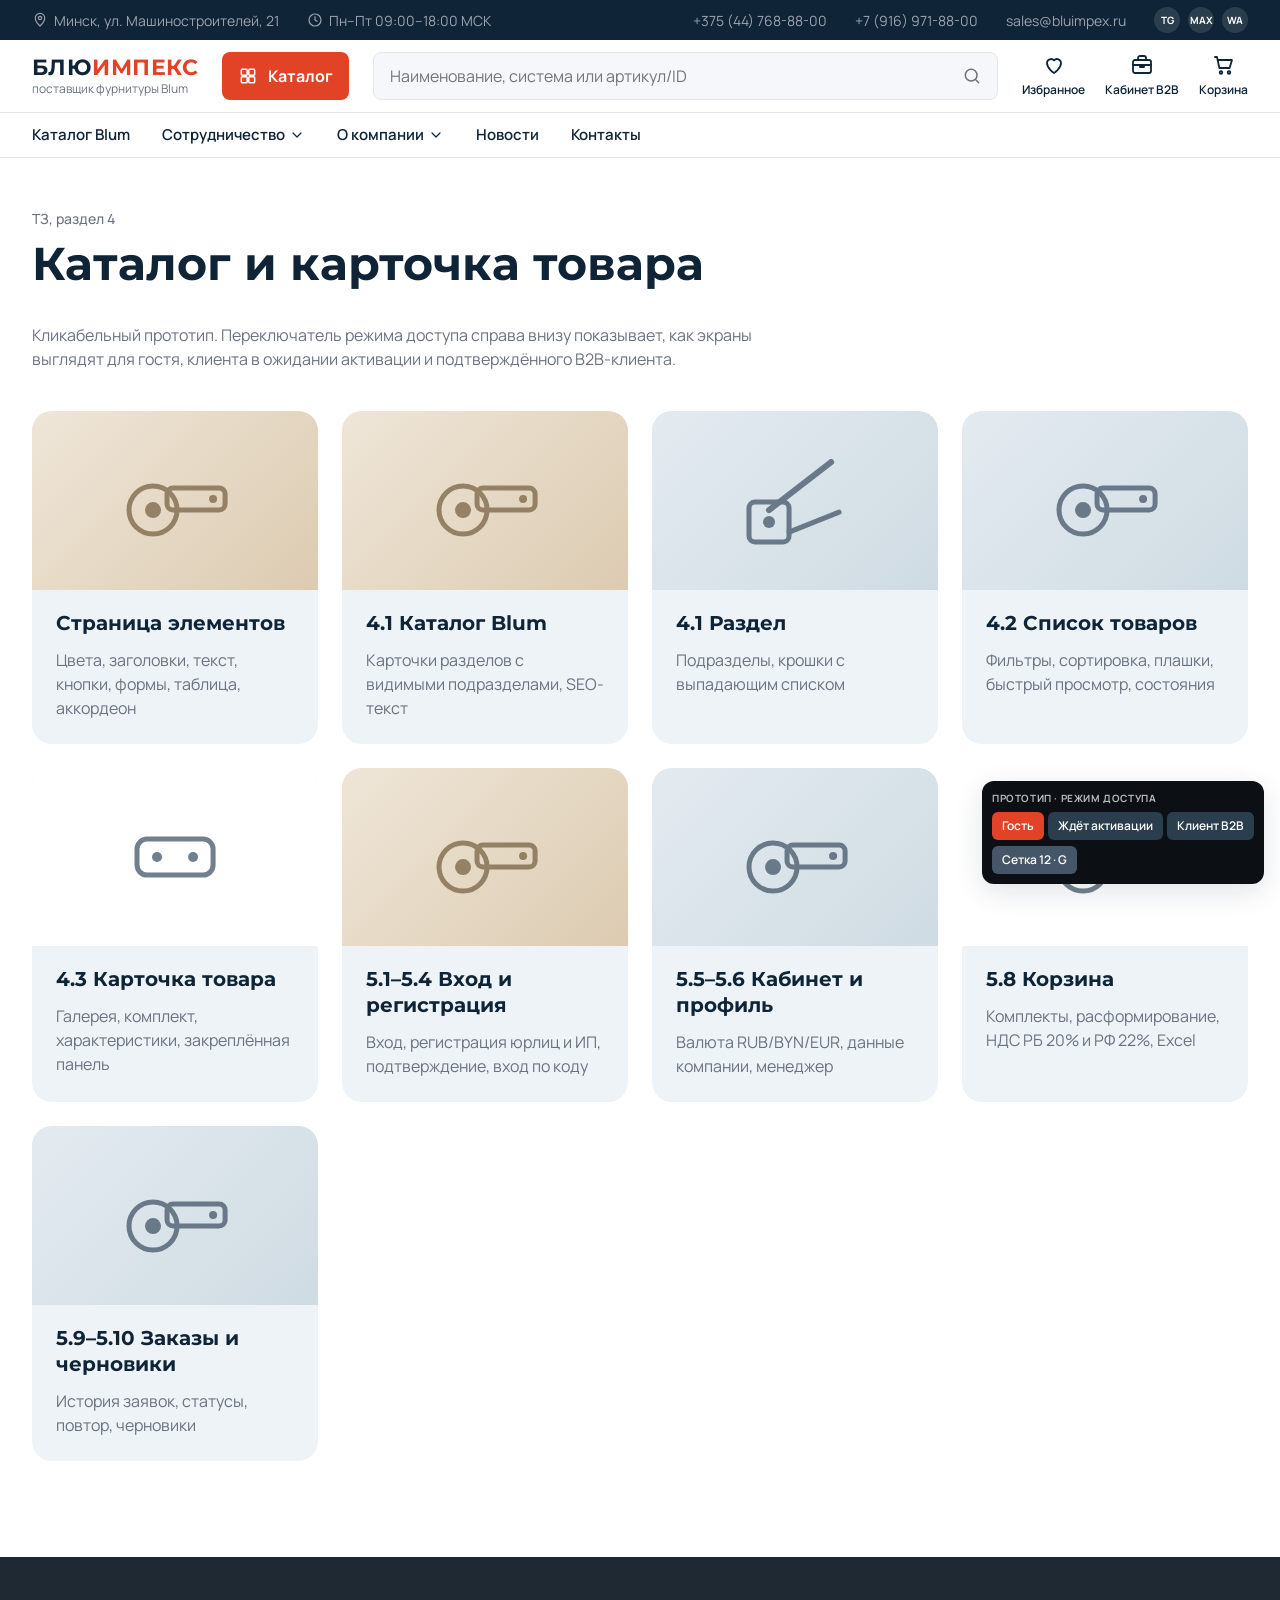
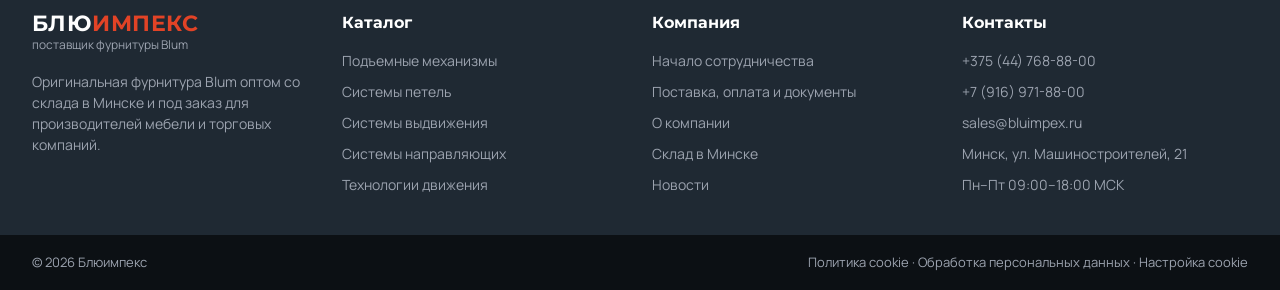
<file: bluimpex-catalog/design/index.html>
<!doctype html>
<html lang="ru">
<head>
  <meta charset="utf-8">
  <meta name="viewport" content="width=device-width, initial-scale=1">
  <title>Прототип: каталог и карточка товара — Блюимпекс</title>
  <link rel="preconnect" href="https://fonts.googleapis.com">
  <link href="https://fonts.googleapis.com/css2?family=Manrope:wght@400;500;600;700;800&family=Montserrat:wght@600;700;800&display=swap" rel="stylesheet">
  <link rel="stylesheet" href="assets/styles.css?v=10">
  <script src="https://mcp.figma.com/mcp/html-to-design/capture.js" async></script>
</head>
<body data-access="guest">
  <div data-include="header"></div>
  <main class="container">
    <div class="page-head page-head--intro">
      <div>
        <span class="caption">ТЗ, раздел 4</span>
        <h1>Каталог и карточка товара</h1>
      </div>
    </div>
    <p class="muted">Кликабельный прототип. Переключатель режима доступа справа внизу показывает, как экраны выглядят для гостя, клиента в ожидании активации и подтверждённого B2B-клиента.</p>
    <div class="section-grid section-grid--4">
      <a class="sub-card" href="ui.html"><span class="sub-card__media"><span data-ph="grid" data-tone="ph--warm"></span></span><span class="sub-card__body"><span class="section-card__title">Страница элементов</span><span class="muted">Цвета, заголовки, текст, кнопки, формы, таблица, аккордеон</span></span></a>
      <a class="sub-card" href="catalog.html"><span class="sub-card__media"><span data-ph="grid" data-tone="ph--warm"></span></span><span class="sub-card__body"><span class="section-card__title">4.1 Каталог Blum</span><span class="muted">Карточки разделов с видимыми подразделами, SEO-текст</span></span></a>
      <a class="sub-card" href="section.html"><span class="sub-card__media"><span data-ph="lift"></span></span><span class="sub-card__body"><span class="section-card__title">4.1 Раздел</span><span class="muted">Подразделы, крошки с выпадающим списком</span></span></a>
      <a class="sub-card" href="list.html"><span class="sub-card__media"><span data-ph="hinge"></span></span><span class="sub-card__body"><span class="section-card__title">4.2 Список товаров</span><span class="muted">Фильтры, сортировка, плашки, быстрый просмотр, состояния</span></span></a>
      <a class="sub-card" href="product.html"><span class="sub-card__media"><span data-ph="plate" data-tone="ph--white"></span></span><span class="sub-card__body"><span class="section-card__title">4.3 Карточка товара</span><span class="muted">Галерея, комплект, характеристики, закреплённая панель</span></span></a>
      <a class="sub-card" href="login.html"><span class="sub-card__media"><span data-ph="b2b" data-tone="ph--warm"></span></span><span class="sub-card__body"><span class="section-card__title">5.1–5.4 Вход и регистрация</span><span class="muted">Вход, регистрация юрлиц и ИП, подтверждение, вход по коду</span></span></a>
      <a class="sub-card" href="profile.html"><span class="sub-card__media"><span data-ph="b2b"></span></span><span class="sub-card__body"><span class="section-card__title">5.5–5.6 Кабинет и профиль</span><span class="muted">Валюта RUB/BYN/EUR, данные компании, менеджер</span></span></a>
      <a class="sub-card" href="cart.html"><span class="sub-card__media"><span data-ph="cart" data-tone="ph--white"></span></span><span class="sub-card__body"><span class="section-card__title">5.8 Корзина</span><span class="muted">Комплекты, расформирование, НДС РБ 20% и РФ 22%, Excel</span></span></a>
      <a class="sub-card" href="orders.html"><span class="sub-card__media"><span data-ph="list"></span></span><span class="sub-card__body"><span class="section-card__title">5.9–5.10 Заказы и черновики</span><span class="muted">История заявок, статусы, повтор, черновики</span></span></a>
    </div>
  </main>
  <div data-include="footer"></div>
  <script src="assets/app.js?v=10"></script>
</body>
</html>
</file>
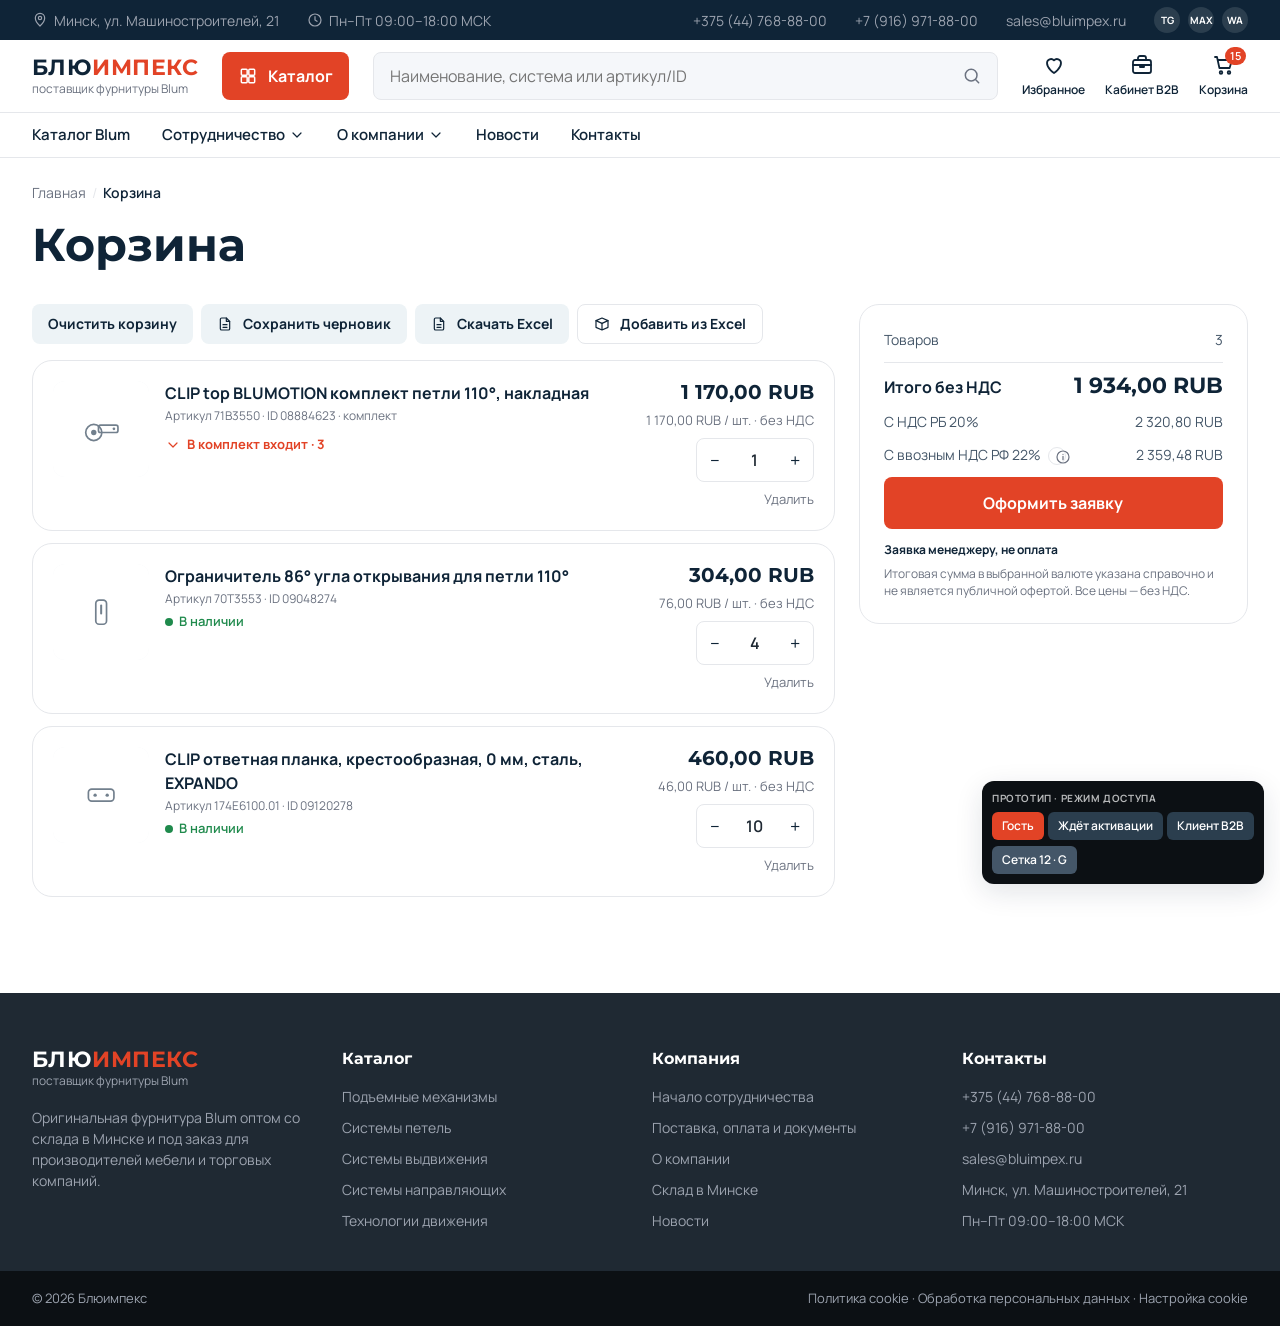
<file: bluimpex-catalog/design/cart.html>
<!doctype html>
<html lang="ru">
<head>
  <meta charset="utf-8">
  <meta name="viewport" content="width=device-width, initial-scale=1">
  <title>Корзина — Блюимпекс</title>
  <link rel="preconnect" href="https://fonts.googleapis.com">
  <link href="https://fonts.googleapis.com/css2?family=Manrope:wght@400;500;600;700;800&family=Montserrat:wght@600;700;800&display=swap" rel="stylesheet">
  <link rel="stylesheet" href="assets/styles.css?v=10">
  <script src="https://mcp.figma.com/mcp/html-to-design/capture.js" async></script>
</head>
<body data-access="client">
  <div data-include="header"></div>
  <main class="container" data-cart>
    <nav class="crumbs" aria-label="Хлебные крошки"><a href="index.html">Главная</a><span class="crumbs__sep">/</span><span class="crumbs__current">Корзина</span></nav>
    <div class="page-head"><h1 class="h1">Корзина</h1></div>
    <div class="cart">
        <div>
          <div class="cart__toolbar">
            <button class="btn btn--ghost btn--s" type="button" data-toast="Корзина очищена">Очистить корзину</button>
            <button class="btn btn--ghost btn--s" type="button" data-toast="Сохранено в черновики"><i data-icon="file" class="icon--s"></i>Сохранить черновик</button>
            <button class="btn btn--ghost btn--s" type="button" data-toast="Файл Excel формируется в выбранной валюте. В файле указано: цена и сумма без НДС"><i data-icon="file" class="icon--s"></i>Скачать Excel</button>
            <button class="btn btn--outline btn--s" type="button" data-toast="Загрузка из Excel будет доступна после подключения обмена"><i data-icon="box" class="icon--s"></i>Добавить из Excel</button>
          </div>
          <div data-cart-list></div>
        </div>

        <aside class="summary" data-summary>
          <div class="summary__row"><span>Товаров</span><span data-sum-count>0</span></div>
          <div class="summary__row summary__row--total"><span>Итого без НДС</span><span data-sum-base>0</span></div>
          <div class="summary__row"><span>С НДС РБ 20%</span><span data-sum-by>0</span></div>
          <div class="summary__row"><span>С ввозным НДС РФ 22%
            <button class="info" type="button" data-info aria-label="Пояснение по ввозному НДС"><i data-icon="info" class="icon--s"></i>
              <span class="summary__tip" hidden>Ввозной НДС РФ покупатель уплачивает самостоятельно — отдельно от оплаты поставщику.</span>
            </button></span><span data-sum-ru>0</span></div>
          <a class="btn btn--primary btn--block" href="orders.html">Оформить заявку</a>
          <p class="summary__note"><span class="summary__note-title">Заявка менеджеру, не оплата</span>Итоговая сумма в выбранной валюте указана справочно и не является публичной офертой. Все цены — без НДС.</p>
        </aside>
      </div>
  </main>
  <div data-include="footer"></div>
  <script src="assets/app.js?v=10"></script>
  <script src="assets/account.js?v=10"></script>
</body>
</html>
</file>
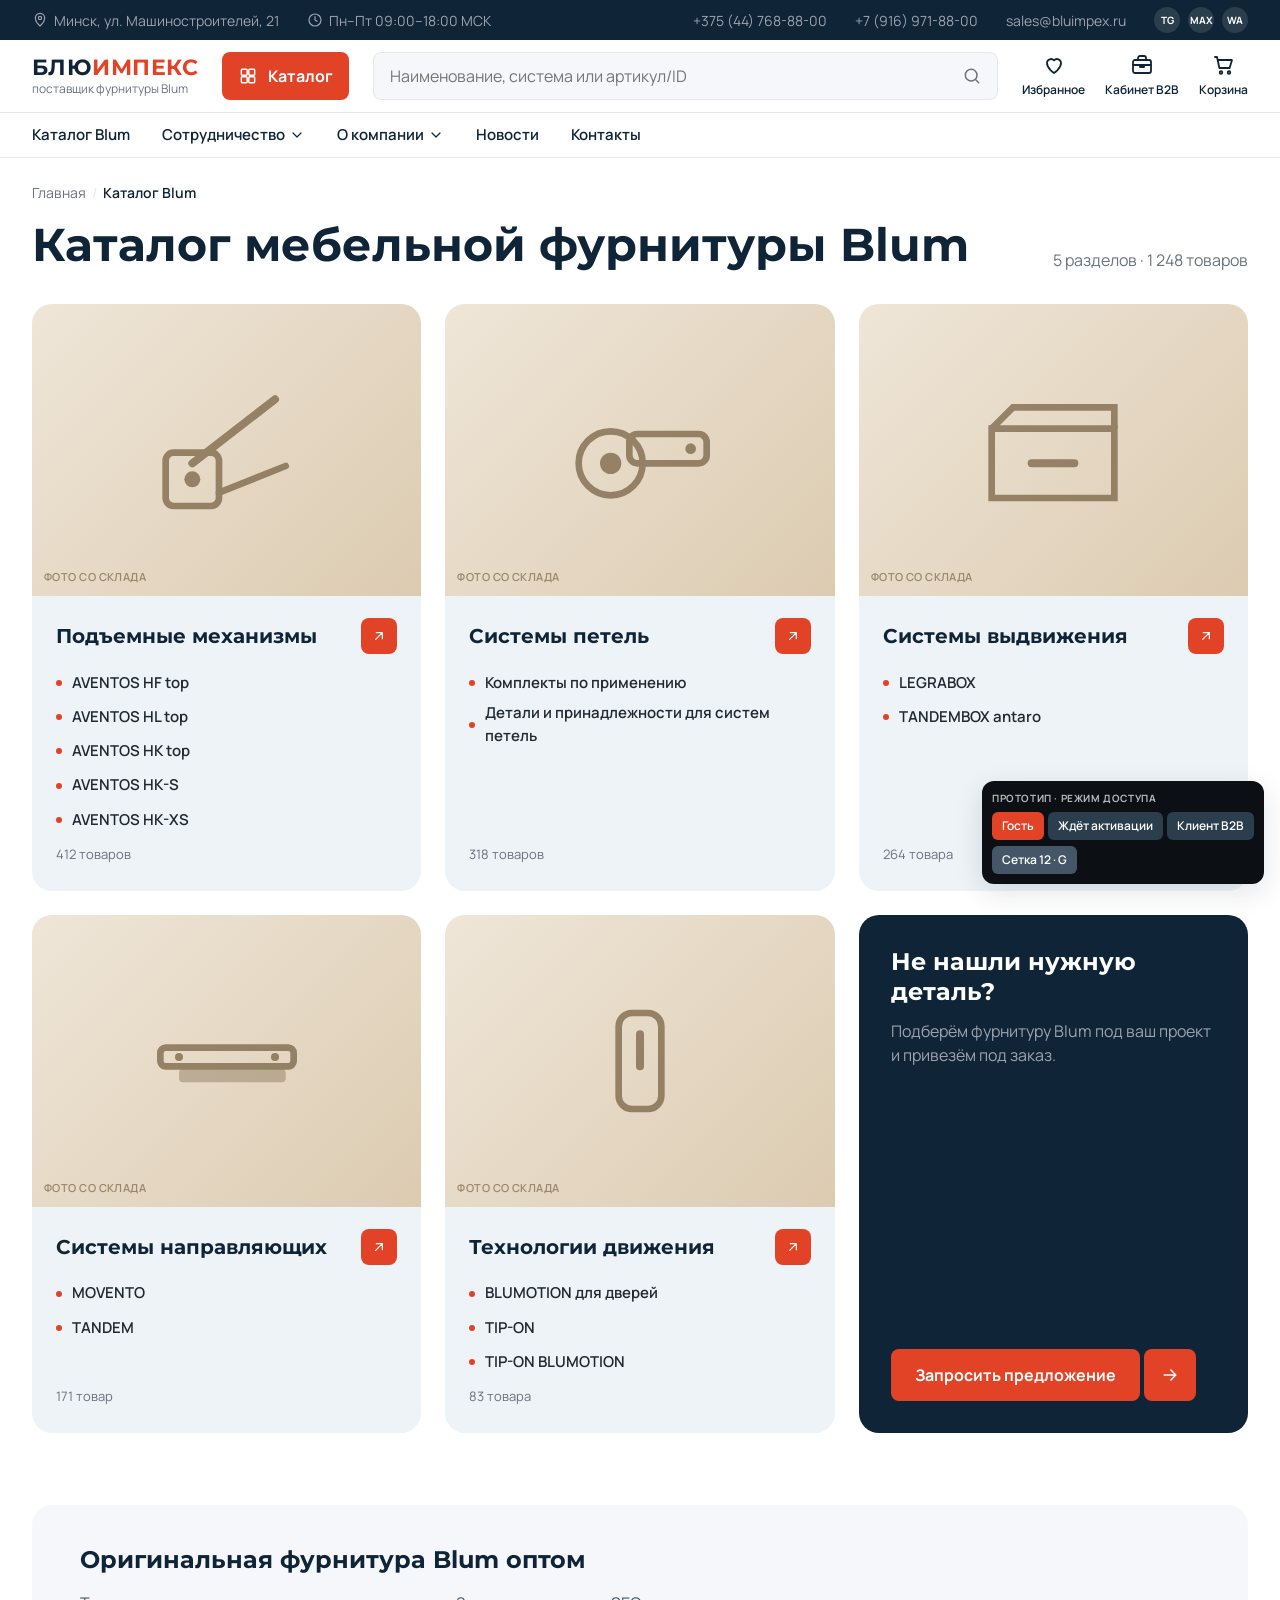
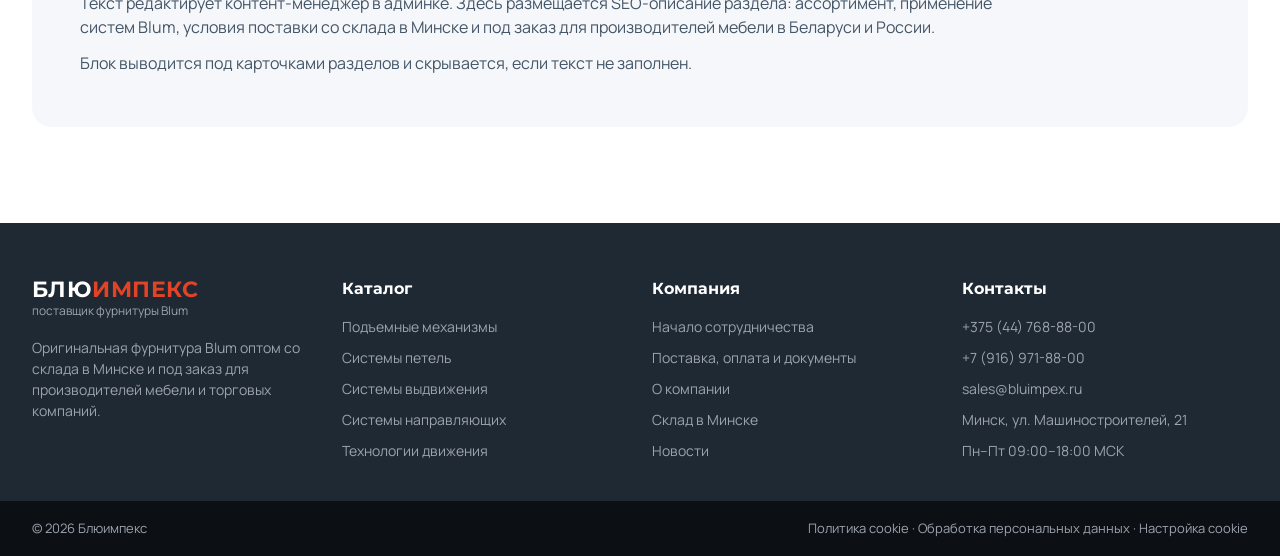
<file: bluimpex-catalog/design/catalog.html>
<!doctype html>
<html lang="ru">
<head>
  <meta charset="utf-8">
  <meta name="viewport" content="width=device-width, initial-scale=1">
  <title>Каталог фурнитуры Blum — Блюимпекс</title>
  <link rel="preconnect" href="https://fonts.googleapis.com">
  <link href="https://fonts.googleapis.com/css2?family=Manrope:wght@400;500;600;700;800&family=Montserrat:wght@600;700;800&display=swap" rel="stylesheet">
  <link rel="stylesheet" href="assets/styles.css?v=10">
  <script src="https://mcp.figma.com/mcp/html-to-design/capture.js" async></script>
</head>
<body data-access="guest">
  <div data-include="header"></div>

  <main class="container">
    <nav class="crumbs" aria-label="Хлебные крошки">
      <a href="index.html">Главная</a><span class="crumbs__sep">/</span>
      <span class="crumbs__current" aria-current="page">Каталог Blum</span>
    </nav>

    <div class="page-head">
      <h1 class="h1">Каталог мебельной фурнитуры Blum</h1>
      <span class="page-head__count">5 разделов · 1 248 товаров</span>
    </div>

    <!-- Название и фото ведут в раздел, ссылки списка — сразу в подраздел. Вложенных <a> нет. -->
    <div class="section-grid">
      <article class="section-card">
        <a class="section-card__media" href="section.html" tabindex="-1" aria-hidden="true"><span data-ph="lift" data-tone="ph--warm" data-label="Фото со склада"></span></a>
        <div class="section-card__body">
          <a class="section-card__title" href="section.html">Подъемные механизмы<span class="section-card__arrow"><i data-icon="arrowUpRight" class="icon--s"></i></span></a>
          <ul class="section-card__links">
            <li><a href="section.html">AVENTOS HF top</a></li>
            <li><a href="section.html">AVENTOS HL top</a></li>
            <li><a href="section.html">AVENTOS HK top</a></li>
            <li><a href="section.html">AVENTOS HK-S</a></li>
            <li><a href="section.html">AVENTOS HK-XS</a></li>
          </ul>
          <span class="section-card__count">412 товаров</span>
        </div>
      </article>

      <article class="section-card">
        <a class="section-card__media" href="list.html" tabindex="-1" aria-hidden="true"><span data-ph="hinge" data-tone="ph--warm" data-label="Фото со склада"></span></a>
        <div class="section-card__body">
          <a class="section-card__title" href="list.html">Системы петель<span class="section-card__arrow"><i data-icon="arrowUpRight" class="icon--s"></i></span></a>
          <ul class="section-card__links">
            <li><a href="list.html">Комплекты по применению</a></li>
            <li><a href="list.html">Детали и принадлежности для систем петель</a></li>
          </ul>
          <span class="section-card__count">318 товаров</span>
        </div>
      </article>

      <article class="section-card">
        <a class="section-card__media" href="section.html" tabindex="-1" aria-hidden="true"><span data-ph="drawer" data-tone="ph--warm" data-label="Фото со склада"></span></a>
        <div class="section-card__body">
          <a class="section-card__title" href="section.html">Системы выдвижения<span class="section-card__arrow"><i data-icon="arrowUpRight" class="icon--s"></i></span></a>
          <ul class="section-card__links">
            <li><a href="section.html">LEGRABOX</a></li>
            <li><a href="section.html">TANDEMBOX antaro</a></li>
          </ul>
          <span class="section-card__count">264 товара</span>
        </div>
      </article>

      <article class="section-card">
        <a class="section-card__media" href="section.html" tabindex="-1" aria-hidden="true"><span data-ph="rail" data-tone="ph--warm" data-label="Фото со склада"></span></a>
        <div class="section-card__body">
          <a class="section-card__title" href="section.html">Системы направляющих<span class="section-card__arrow"><i data-icon="arrowUpRight" class="icon--s"></i></span></a>
          <ul class="section-card__links">
            <li><a href="section.html">MOVENTO</a></li>
            <li><a href="section.html">TANDEM</a></li>
          </ul>
          <span class="section-card__count">171 товар</span>
        </div>
      </article>

      <article class="section-card">
        <a class="section-card__media" href="section.html" tabindex="-1" aria-hidden="true"><span data-ph="push" data-tone="ph--warm" data-label="Фото со склада"></span></a>
        <div class="section-card__body">
          <a class="section-card__title" href="section.html">Технологии движения<span class="section-card__arrow"><i data-icon="arrowUpRight" class="icon--s"></i></span></a>
          <ul class="section-card__links">
            <li><a href="list.html">BLUMOTION для дверей</a></li>
            <li><a href="list.html">TIP-ON</a></li>
            <li><a href="list.html">TIP-ON BLUMOTION</a></li>
          </ul>
          <span class="section-card__count">83 товара</span>
        </div>
      </article>

      <article class="section-card section-card--cta">
        <div>
          <h2>Не нашли нужную деталь?</h2>
          <p>Подберём фурнитуру Blum под ваш проект и привезём под заказ.</p>
        </div>
        <a class="btn-nav" href="#request"><span class="btn-nav__label">Запросить предложение</span><span class="btn-nav__arrow"><i data-icon="arrowRight"></i></span></a>
      </article>
    </div>

    <section class="seo" aria-label="О каталоге">
      <h2 class="h3">Оригинальная фурнитура Blum оптом</h2>
      <p>Текст редактирует контент-менеджер в админке. Здесь размещается SEO-описание раздела: ассортимент, применение систем Blum, условия поставки со склада в Минске и под заказ для производителей мебели в Беларуси и России.</p>
      <p>Блок выводится под карточками разделов и скрывается, если текст не заполнен.</p>
    </section>
  </main>

  <div data-include="footer"></div>
  <script src="assets/app.js?v=10"></script>
</body>
</html>
</file>
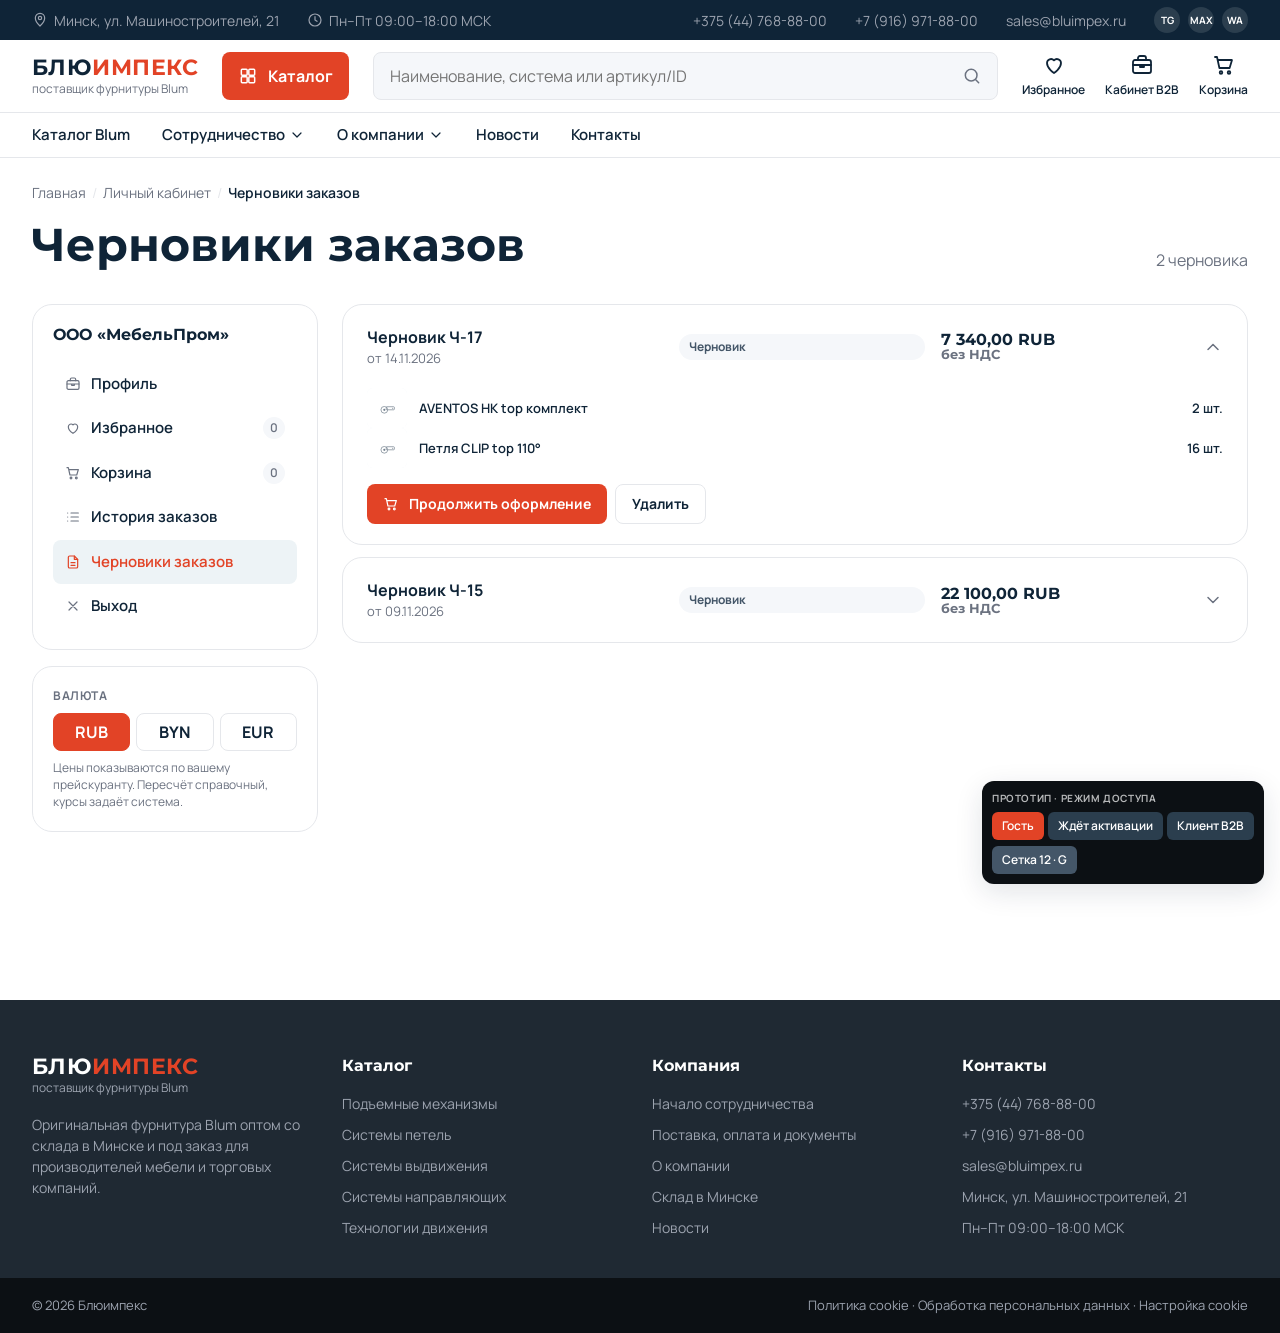
<file: bluimpex-catalog/design/drafts.html>
<!doctype html>
<html lang="ru">
<head>
  <meta charset="utf-8">
  <meta name="viewport" content="width=device-width, initial-scale=1">
  <title>Черновики заказов — личный кабинет Блюимпекс</title>
  <link rel="preconnect" href="https://fonts.googleapis.com">
  <link href="https://fonts.googleapis.com/css2?family=Manrope:wght@400;500;600;700;800&family=Montserrat:wght@600;700;800&display=swap" rel="stylesheet">
  <link rel="stylesheet" href="assets/styles.css?v=10">
  <script src="https://mcp.figma.com/mcp/html-to-design/capture.js" async></script>
</head>
<body data-access="client">
  <div data-include="header"></div>
  <main class="container">
    <nav class="crumbs" aria-label="Хлебные крошки"><a href="index.html">Главная</a><span class="crumbs__sep">/</span><a href="profile.html">Личный кабинет</a><span class="crumbs__sep">/</span><span class="crumbs__current">Черновики заказов</span></nav>
    <div class="page-head"><h1 class="h1">Черновики заказов</h1><span class="page-head__count">2 черновика</span></div>
    <div class="account">
      <div data-account-nav="drafts.html"></div>
      <div class="orders" data-orders="draft"></div>
    </div>
  </main>
  <div data-include="footer"></div>
  <script src="assets/app.js?v=10"></script>
  <script src="assets/account.js?v=10"></script>
</body>
</html>
</file>
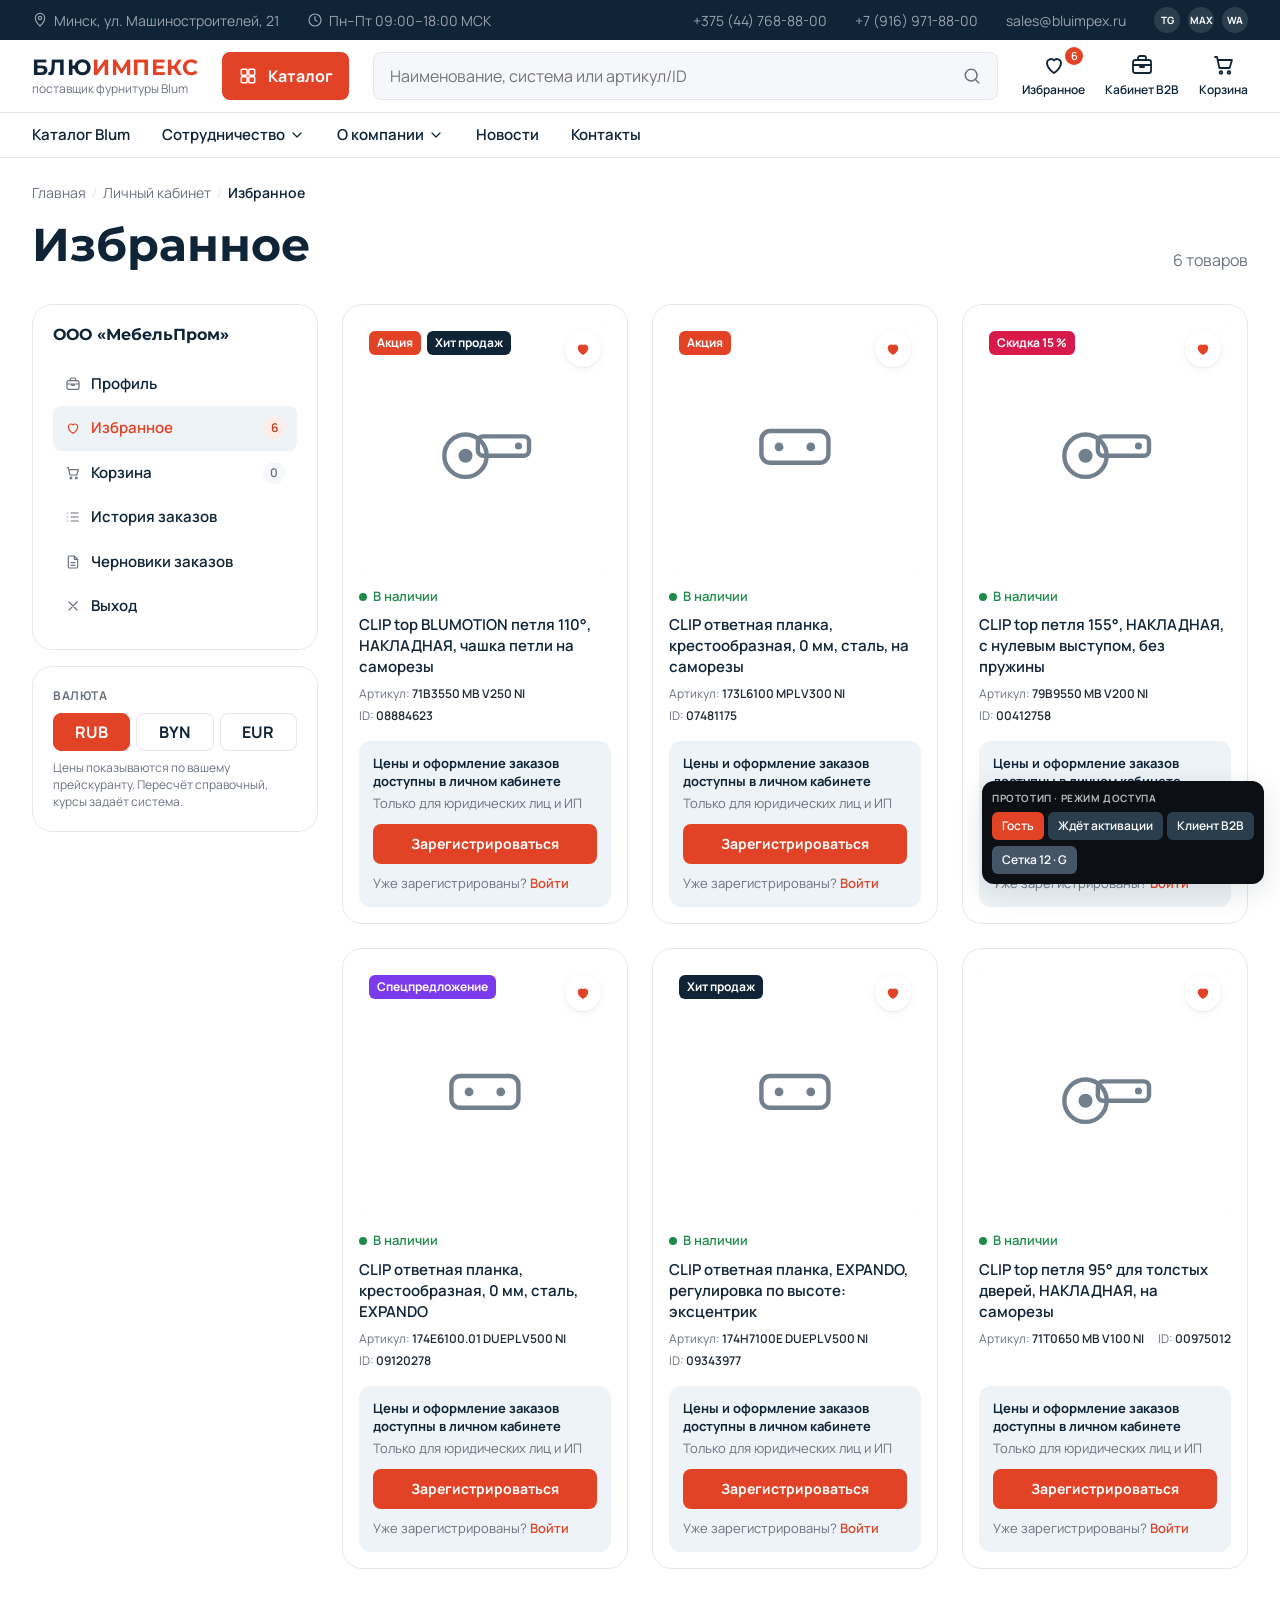
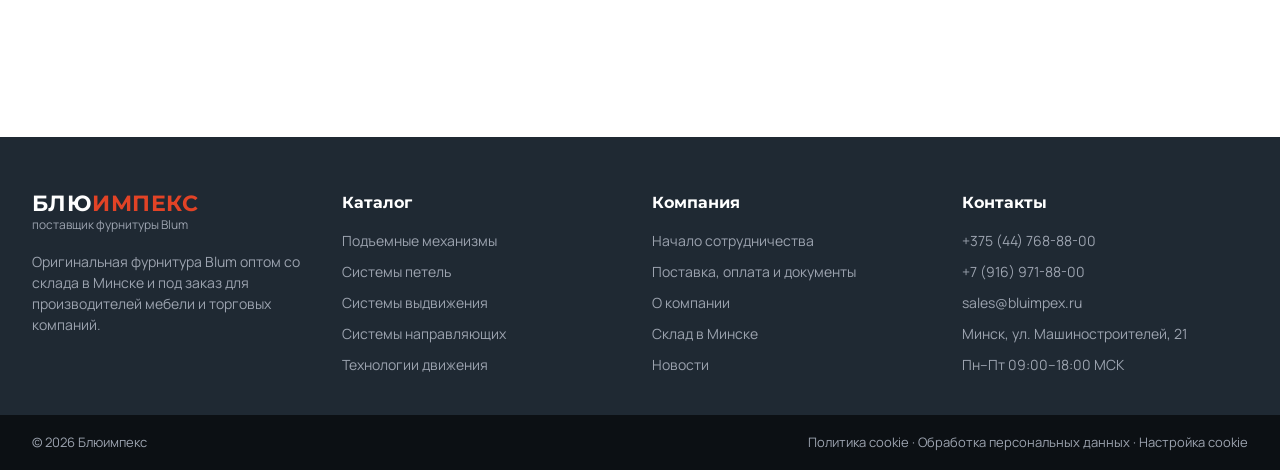
<file: bluimpex-catalog/design/favorites.html>
<!doctype html>
<html lang="ru">
<head>
  <meta charset="utf-8">
  <meta name="viewport" content="width=device-width, initial-scale=1">
  <title>Избранное — личный кабинет Блюимпекс</title>
  <link rel="preconnect" href="https://fonts.googleapis.com">
  <link href="https://fonts.googleapis.com/css2?family=Manrope:wght@400;500;600;700;800&family=Montserrat:wght@600;700;800&display=swap" rel="stylesheet">
  <link rel="stylesheet" href="assets/styles.css?v=10">
  <script src="https://mcp.figma.com/mcp/html-to-design/capture.js" async></script>
</head>
<body data-access="client">
  <div data-include="header"></div>
  <main class="container" data-favorites>
    <nav class="crumbs" aria-label="Хлебные крошки"><a href="index.html">Главная</a><span class="crumbs__sep">/</span><a href="profile.html">Личный кабинет</a><span class="crumbs__sep">/</span><span class="crumbs__current">Избранное</span></nav>
    <div class="page-head"><h1 class="h1">Избранное</h1><span class="page-head__count"><span data-fav-total>0</span> товаров</span></div>
    <div class="account">
      <div data-account-nav="favorites.html"></div>
      <div>
        <div class="state" data-fav-empty>
          <span class="state__icon"><i data-icon="heart"></i></span>
          <h3 class="h4">В избранном пока пусто</h3>
          <span>Отмечайте товары сердцем в каталоге — они появятся здесь и будут доступны на всех устройствах.</span>
          <a class="btn btn--primary btn--s" href="list.html">Перейти в каталог</a>
        </div>
        <div class="products" data-fav-grid></div>
      </div>
    </div>
  </main>
  <div data-include="footer"></div>
  <script>
    /* Демо-набор избранного, если пользователь ещё ничего не добавлял.
       Без глобальных переменных: иначе конфликтует с const favs из app.js. */
    (function seedDemoFavorites() {
      const DEMO = ['08884623', '00412758', '09120278', '07481175', '09343977', '00975012'];
      const FLAG = 'bx-demo-favs-v2';
      if (localStorage.getItem(FLAG)) return;
      const saved = JSON.parse(localStorage.getItem('bx-favs') || '[]');
      localStorage.setItem('bx-favs', JSON.stringify([...new Set([...saved, ...DEMO])]));
      localStorage.setItem(FLAG, '1');
    })();
  </script>
  <script src="assets/app.js?v=10"></script>
  <script src="assets/account.js?v=10"></script>
</body>
</html>
</file>
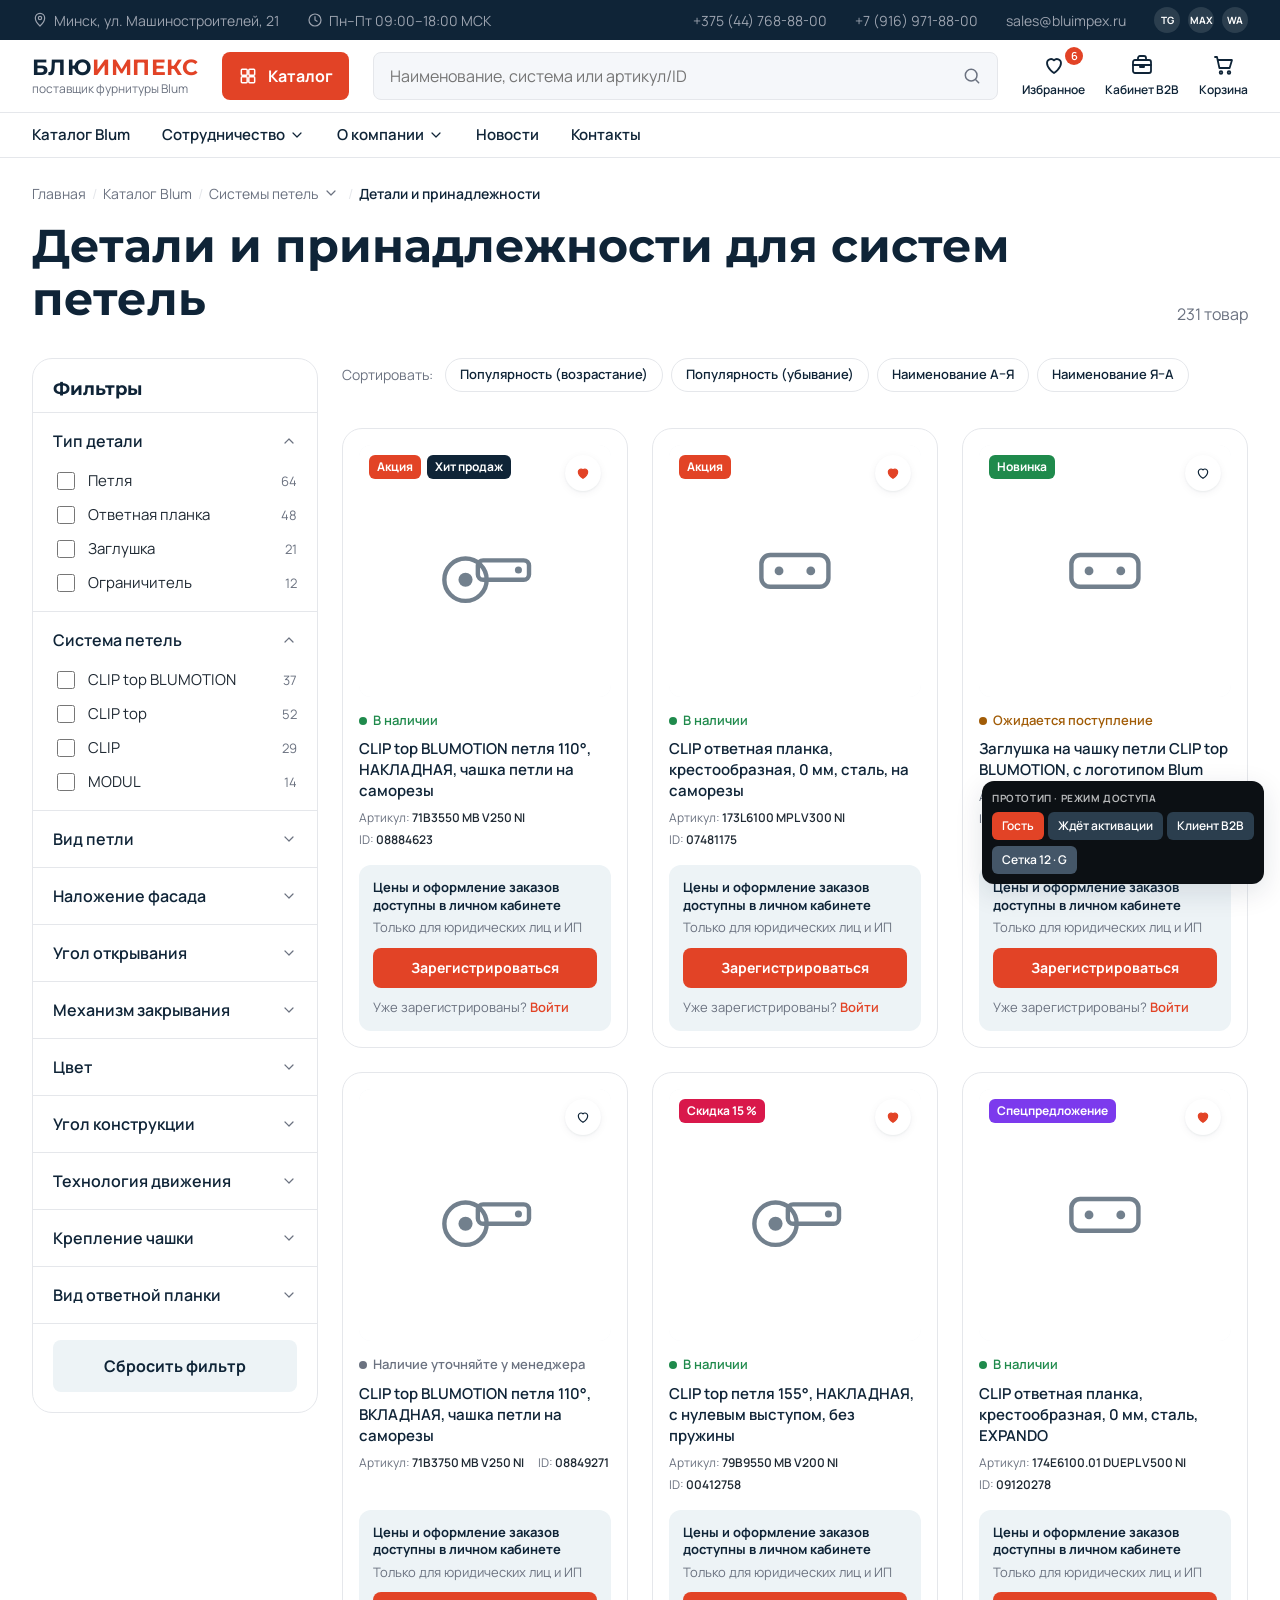
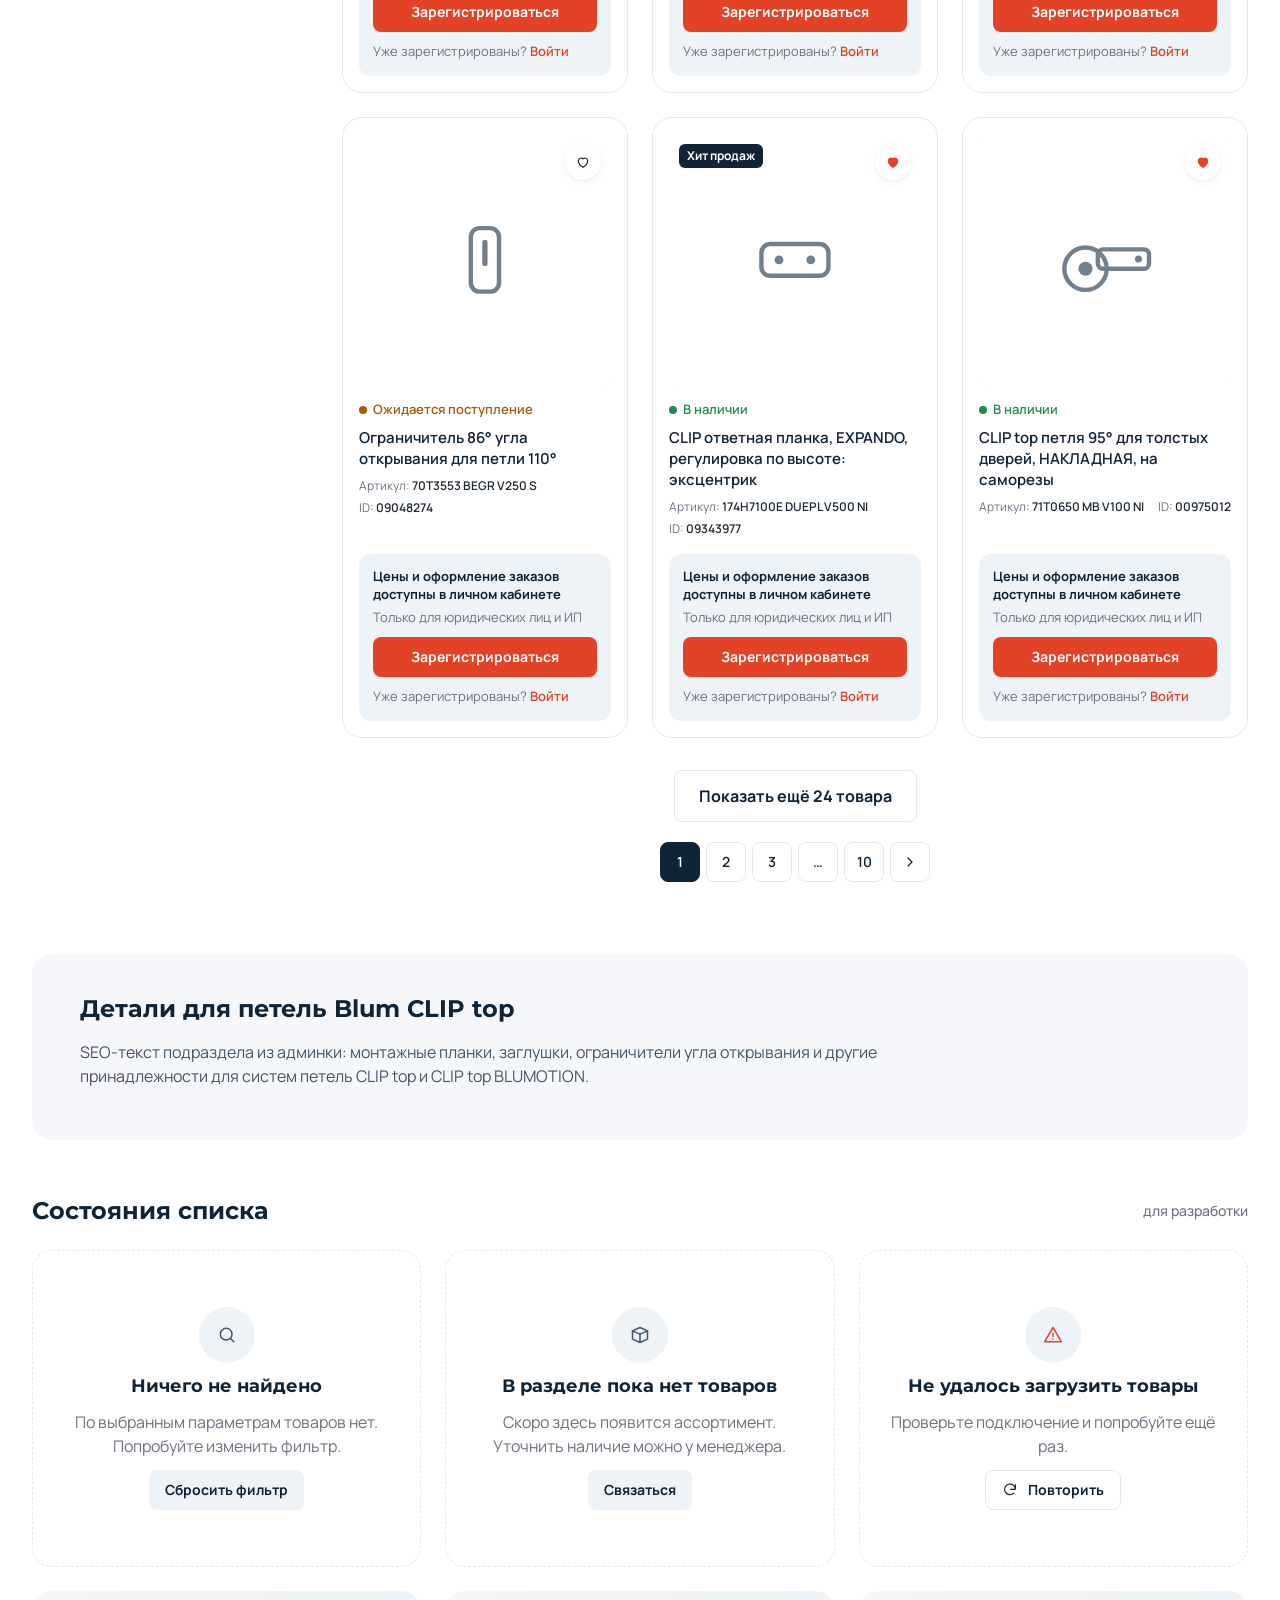
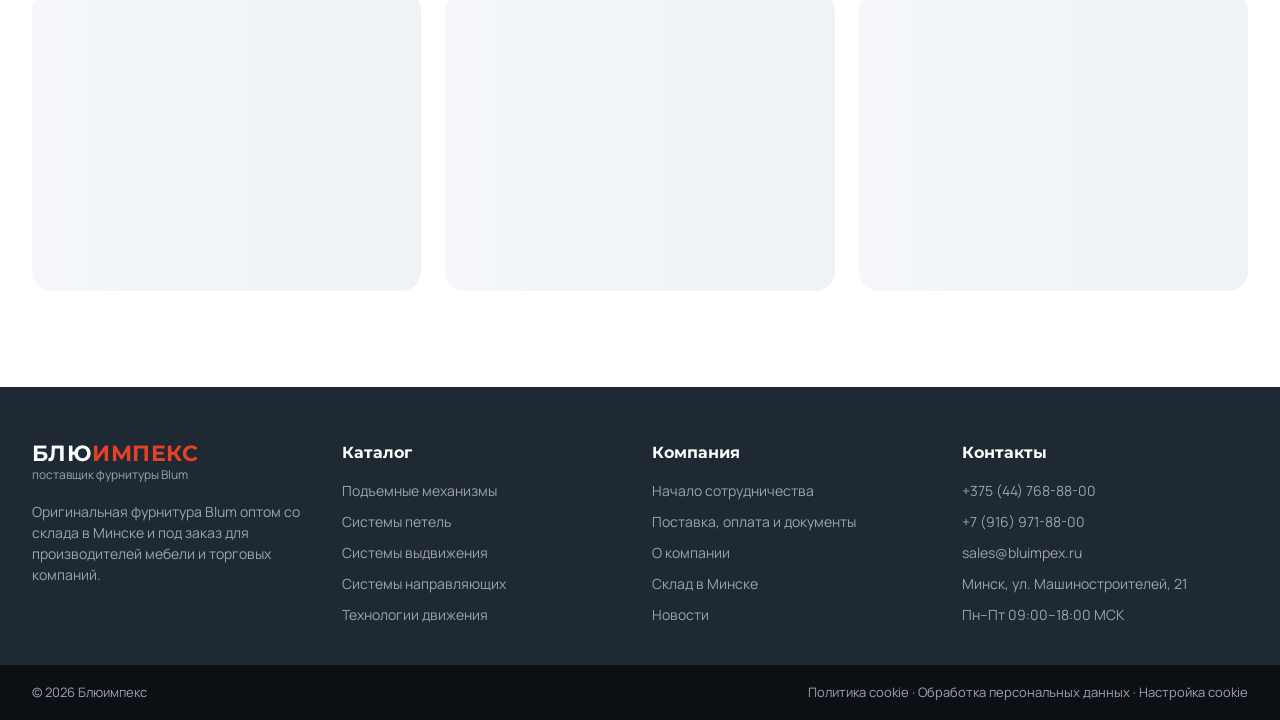
<file: bluimpex-catalog/design/list.html>
<!doctype html>
<html lang="ru">
<head>
  <meta charset="utf-8">
  <meta name="viewport" content="width=device-width, initial-scale=1">
  <title>Детали и принадлежности для систем петель — Блюимпекс</title>
  <link rel="preconnect" href="https://fonts.googleapis.com">
  <link href="https://fonts.googleapis.com/css2?family=Manrope:wght@400;500;600;700;800&family=Montserrat:wght@600;700;800&display=swap" rel="stylesheet">
  <link rel="stylesheet" href="assets/styles.css?v=10">
  <script src="https://mcp.figma.com/mcp/html-to-design/capture.js" async></script>
</head>
<body data-access="guest">
  <div data-include="header"></div>

  <main class="container" data-listing>
    <nav class="crumbs" aria-label="Хлебные крошки">
      <a href="index.html">Главная</a><span class="crumbs__sep">/</span>
      <a href="catalog.html">Каталог Blum</a><span class="crumbs__sep">/</span>
      <span class="crumb">
        <a href="list.html">Системы петель</a>
        <button class="crumb__toggle" type="button" aria-expanded="false" aria-label="Подразделы"><i data-icon="chevronDown" class="icon--s"></i></button>
        <span class="crumb__menu">
          <a href="list.html">Комплекты по применению</a>
          <a class="is-active" href="list.html">Детали и принадлежности для систем петель</a>
        </span>
      </span>
      <span class="crumbs__sep">/</span>
      <span class="crumbs__current" aria-current="page">Детали и принадлежности</span>
    </nav>

    <div class="page-head">
      <h1 class="h1">Детали и принадлежности для систем петель</h1>
      <span class="page-head__count" data-count>231 товар</span>
    </div>

    <div class="listing">
      <aside class="filters" aria-label="Фильтры">
        <div class="filters__head">
          <span class="filters__title">Фильтры</span>
          <button class="icon-btn filters__close" type="button" data-close-filters aria-label="Закрыть фильтры"><i data-icon="close"></i></button>
        </div>
        <div data-filters></div>
        <div class="filters__foot">
          <button class="btn btn--primary btn--block filters__close" type="button" data-close-filters>Показать товары</button>
          <button class="btn btn--ghost btn--block" type="button" data-reset>Сбросить фильтр</button>
        </div>
      </aside>

      <div>
        <div class="toolbar">
          <button class="btn btn--outline btn--s toolbar__filters-btn" type="button" data-open-filters><i data-icon="filter" class="icon--s"></i>Фильтры</button>
          <span class="toolbar__label">Сортировать:</span>
          <div class="sort" data-sort></div>
        </div>
        <div class="applied" data-applied aria-live="polite"></div>

        <div class="products" data-products></div>

        <div class="more">
          <button class="btn btn--outline" type="button">Показать ещё 24 товара</button>
          <nav class="pager" aria-label="Страницы">
            <span class="is-current" aria-current="page">1</span><a href="#">2</a><a href="#">3</a><span>…</span><a href="#">10</a>
            <a href="#" aria-label="Следующая"><i data-icon="chevronRight" class="icon--s"></i></a>
          </nav>
        </div>
      </div>
    </div>

    <section class="seo" aria-label="О разделе">
      <h2 class="h3">Детали для петель Blum CLIP top</h2>
      <p>SEO-текст подраздела из админки: монтажные планки, заглушки, ограничители угла открывания и другие принадлежности для систем петель CLIP top и CLIP top BLUMOTION.</p>
    </section>

    <!-- Состояния списка: справочная витрина для дизайна, на сайте не выводится -->
    <section class="block" aria-label="Состояния списка">
      <div class="block__head"><h2 class="h3">Состояния списка</h2><span class="caption">для разработки</span></div>
      <div class="products">
        <div class="state">
          <span class="state__icon"><i data-icon="search"></i></span>
          <h3 class="h4">Ничего не найдено</h3>
          <span>По выбранным параметрам товаров нет. Попробуйте изменить фильтр.</span>
          <button class="btn btn--ghost btn--s" type="button">Сбросить фильтр</button>
        </div>
        <div class="state">
          <span class="state__icon"><i data-icon="box"></i></span>
          <h3 class="h4">В разделе пока нет товаров</h3>
          <span>Скоро здесь появится ассортимент. Уточнить наличие можно у менеджера.</span>
          <a class="btn btn--ghost btn--s" href="tel:+375447688800">Связаться</a>
        </div>
        <div class="state">
          <span class="state__icon state__icon--alert"><i data-icon="alert"></i></span>
          <h3 class="h4">Не удалось загрузить товары</h3>
          <span>Проверьте подключение и попробуйте ещё раз.</span>
          <button class="btn btn--outline btn--s" type="button"><i data-icon="refresh" class="icon--s"></i>Повторить</button>
        </div>
        <div class="skeleton" aria-label="Загрузка"></div>
        <div class="skeleton"></div>
        <div class="skeleton"></div>
      </div>
    </section>
  </main>

  <div data-include="footer"></div>
  <script src="assets/app.js?v=10"></script>
</body>
</html>
</file>
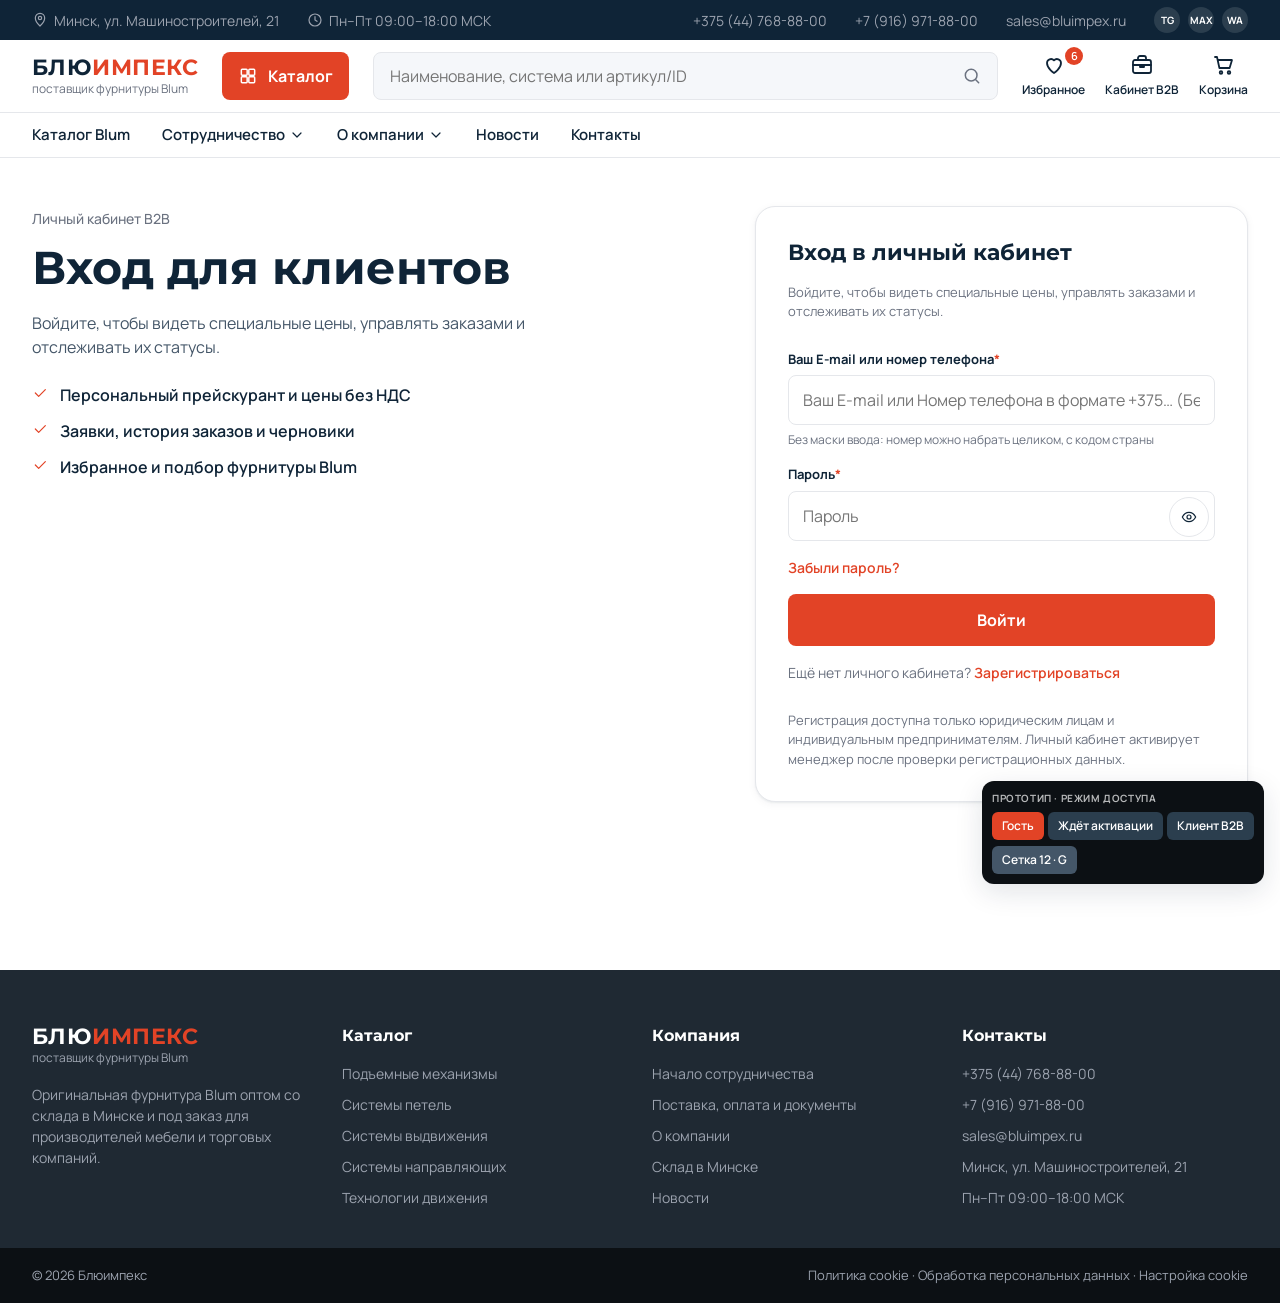
<file: bluimpex-catalog/design/login.html>
<!doctype html>
<html lang="ru">
<head>
  <meta charset="utf-8">
  <meta name="viewport" content="width=device-width, initial-scale=1">
  <title>Вход в личный кабинет — Блюимпекс</title>
  <link rel="preconnect" href="https://fonts.googleapis.com">
  <link href="https://fonts.googleapis.com/css2?family=Manrope:wght@400;500;600;700;800&family=Montserrat:wght@600;700;800&display=swap" rel="stylesheet">
  <link rel="stylesheet" href="assets/styles.css?v=10">
  <script src="https://mcp.figma.com/mcp/html-to-design/capture.js" async></script>
</head>
<body data-access="guest">
  <div data-include="header"></div>
  <main class="container">
    <div class="auth">
      <div class="auth__lead">
        <span class="caption">Личный кабинет B2B</span>
        <h1 class="h1">Вход для клиентов</h1>
        <p>Войдите, чтобы видеть специальные цены, управлять заказами и отслеживать их статусы.</p>
        <ul class="auth__points">
          <li><i data-icon="check" class="icon--s"></i>Персональный прейскурант и цены без НДС</li>
          <li><i data-icon="check" class="icon--s"></i>Заявки, история заказов и черновики</li>
          <li><i data-icon="check" class="icon--s"></i>Избранное и подбор фурнитуры Blum</li>
        </ul>
      </div>

      <form class="form" data-form="client" novalidate>
        <h2 class="h3">Вход в личный кабинет</h2>
        <p class="form__note">Войдите, чтобы видеть специальные цены, управлять заказами и отслеживать их статусы.</p>
        <label class="field"><span class="field__label">Ваш E-mail или номер телефона<i>*</i></span>
          <input type="text" required placeholder="Ваш E-mail или Номер телефона в формате +375… (Беларусь) / +7… (Россия)" autocomplete="username">
          <span class="field__hint">Без маски ввода: номер можно набрать целиком, с кодом страны</span>
        </label>
        <label class="field"><span class="field__label">Пароль<i>*</i></span>
          <span class="pass"><input type="password" required placeholder="Пароль" autocomplete="current-password"><button class="icon-btn" type="button" data-eye aria-label="Показать пароль"><i data-icon="eye" class="icon--s"></i></button></span>
        </label>
        <a class="link" href="password.html">Забыли пароль?</a>
        <button class="btn btn--primary btn--block" type="submit">Войти</button>
        <p class="form__switch">Ещё нет личного кабинета? <a href="register.html">Зарегистрироваться</a></p>
        <p class="form__note">Регистрация доступна только юридическим лицам и индивидуальным предпринимателям. Личный кабинет активирует менеджер после проверки регистрационных данных.</p>
      </form>
    </div>
  </main>
  <div data-include="footer"></div>
  <script src="assets/app.js?v=10"></script>
  <script src="assets/account.js?v=10"></script>
</body>
</html>
</file>
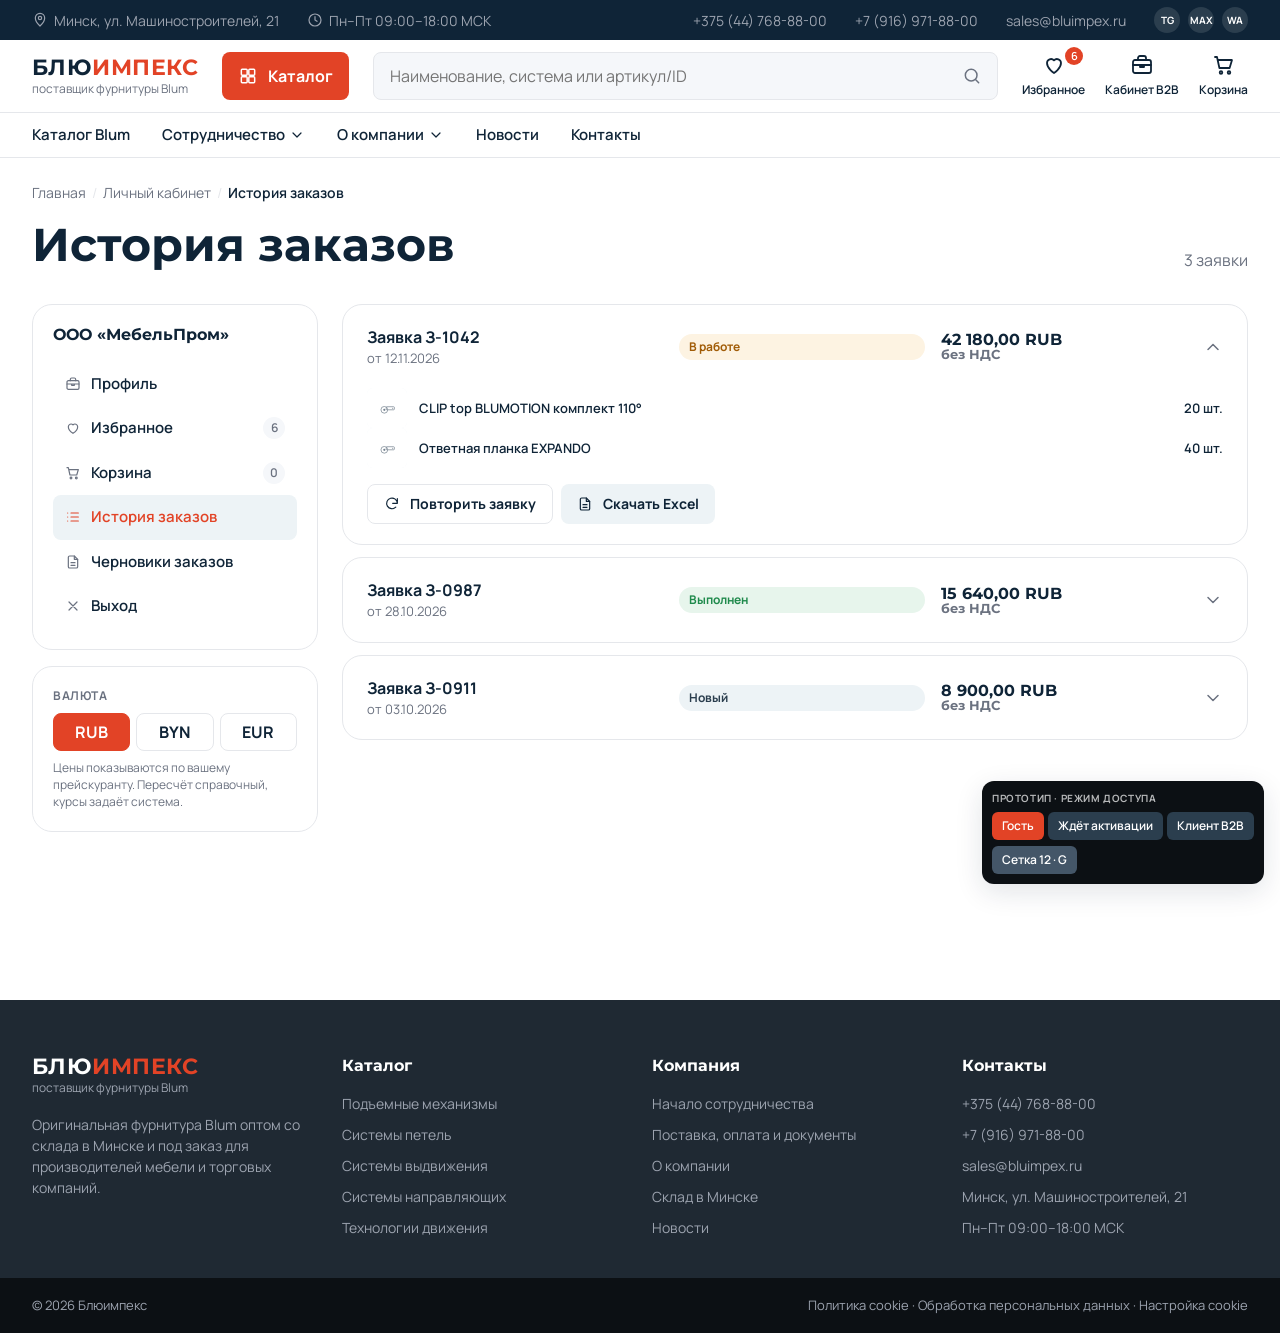
<file: bluimpex-catalog/design/orders.html>
<!doctype html>
<html lang="ru">
<head>
  <meta charset="utf-8">
  <meta name="viewport" content="width=device-width, initial-scale=1">
  <title>История заказов — личный кабинет Блюимпекс</title>
  <link rel="preconnect" href="https://fonts.googleapis.com">
  <link href="https://fonts.googleapis.com/css2?family=Manrope:wght@400;500;600;700;800&family=Montserrat:wght@600;700;800&display=swap" rel="stylesheet">
  <link rel="stylesheet" href="assets/styles.css?v=10">
  <script src="https://mcp.figma.com/mcp/html-to-design/capture.js" async></script>
</head>
<body data-access="client">
  <div data-include="header"></div>
  <main class="container">
    <nav class="crumbs" aria-label="Хлебные крошки"><a href="index.html">Главная</a><span class="crumbs__sep">/</span><a href="profile.html">Личный кабинет</a><span class="crumbs__sep">/</span><span class="crumbs__current">История заказов</span></nav>
    <div class="page-head"><h1 class="h1">История заказов</h1><span class="page-head__count">3 заявки</span></div>
    <div class="account">
      <div data-account-nav="orders.html"></div>
      <div class="orders" data-orders="order"></div>
    </div>
  </main>
  <div data-include="footer"></div>
  <script src="assets/app.js?v=10"></script>
  <script src="assets/account.js?v=10"></script>
</body>
</html>
</file>
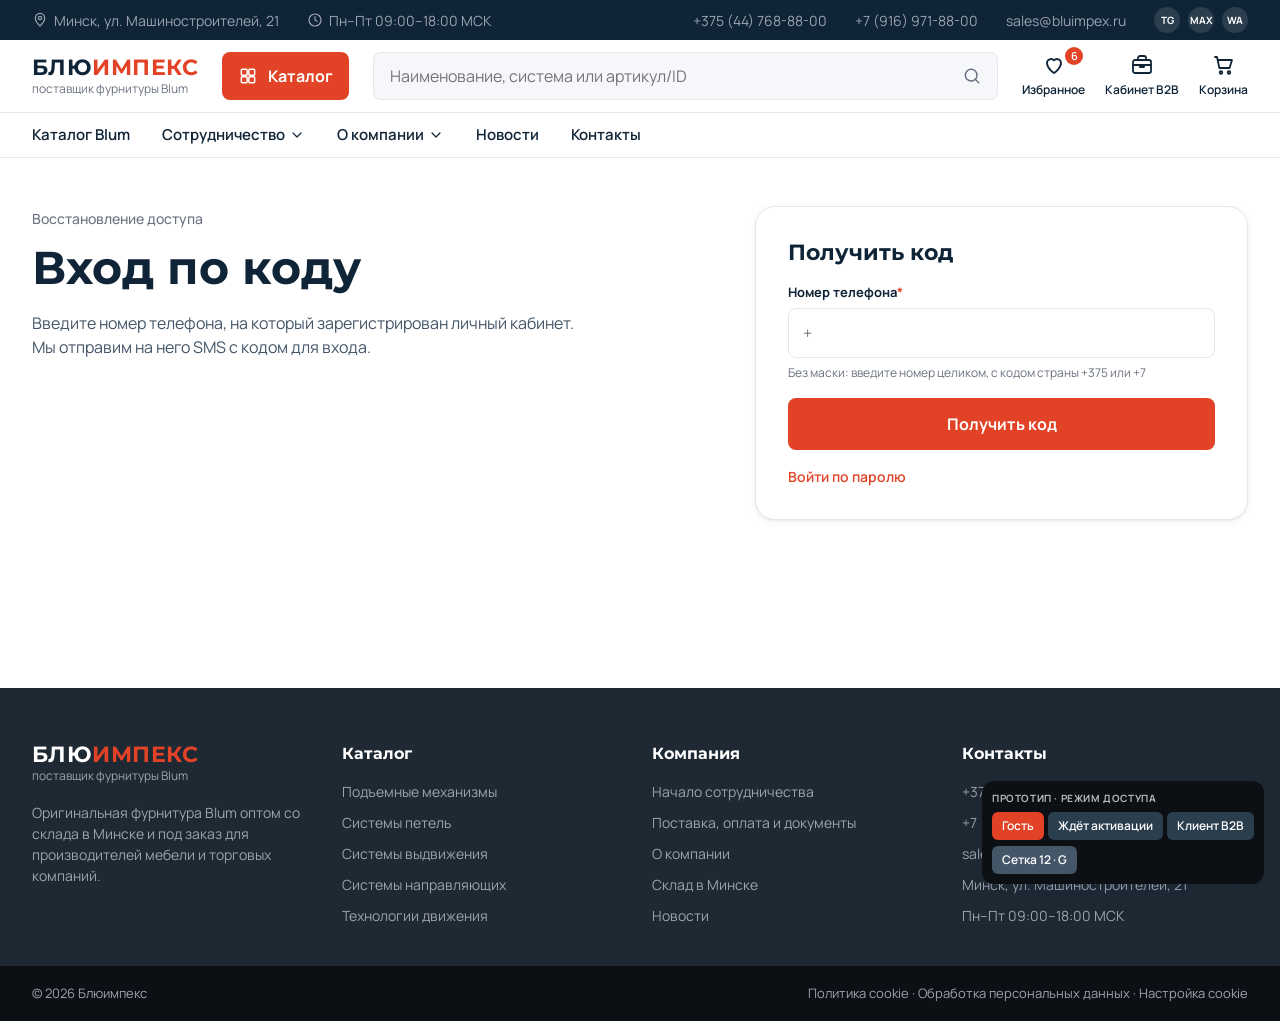
<file: bluimpex-catalog/design/password.html>
<!doctype html>
<html lang="ru">
<head>
  <meta charset="utf-8">
  <meta name="viewport" content="width=device-width, initial-scale=1">
  <title>Восстановление доступа — Блюимпекс</title>
  <link rel="preconnect" href="https://fonts.googleapis.com">
  <link href="https://fonts.googleapis.com/css2?family=Manrope:wght@400;500;600;700;800&family=Montserrat:wght@600;700;800&display=swap" rel="stylesheet">
  <link rel="stylesheet" href="assets/styles.css?v=10">
  <script src="https://mcp.figma.com/mcp/html-to-design/capture.js" async></script>
</head>
<body data-access="guest">
  <div data-include="header"></div>
  <main class="container">
    <div class="auth">
      <div class="auth__lead">
        <span class="caption">Восстановление доступа</span>
        <h1 class="h1">Вход по коду</h1>
        <p>Введите номер телефона, на который зарегистрирован личный кабинет. Мы отправим на него SMS с кодом для входа.</p>
      </div>
      <form class="form" data-form="login.html" novalidate>
        <h2 class="h3">Получить код</h2>
        <label class="field"><span class="field__label">Номер телефона<i>*</i></span>
          <input type="tel" required placeholder="+" autocomplete="tel">
          <span class="field__hint">Без маски: введите номер целиком, с кодом страны +375 или +7</span>
        </label>
        <button class="btn btn--primary btn--block" type="submit">Получить код</button>
        <p class="form__switch"><a href="login.html">Войти по паролю</a></p>
      </form>
    </div>
  </main>
  <div data-include="footer"></div>
  <script src="assets/app.js?v=10"></script>
  <script src="assets/account.js?v=10"></script>
</body>
</html>
</file>
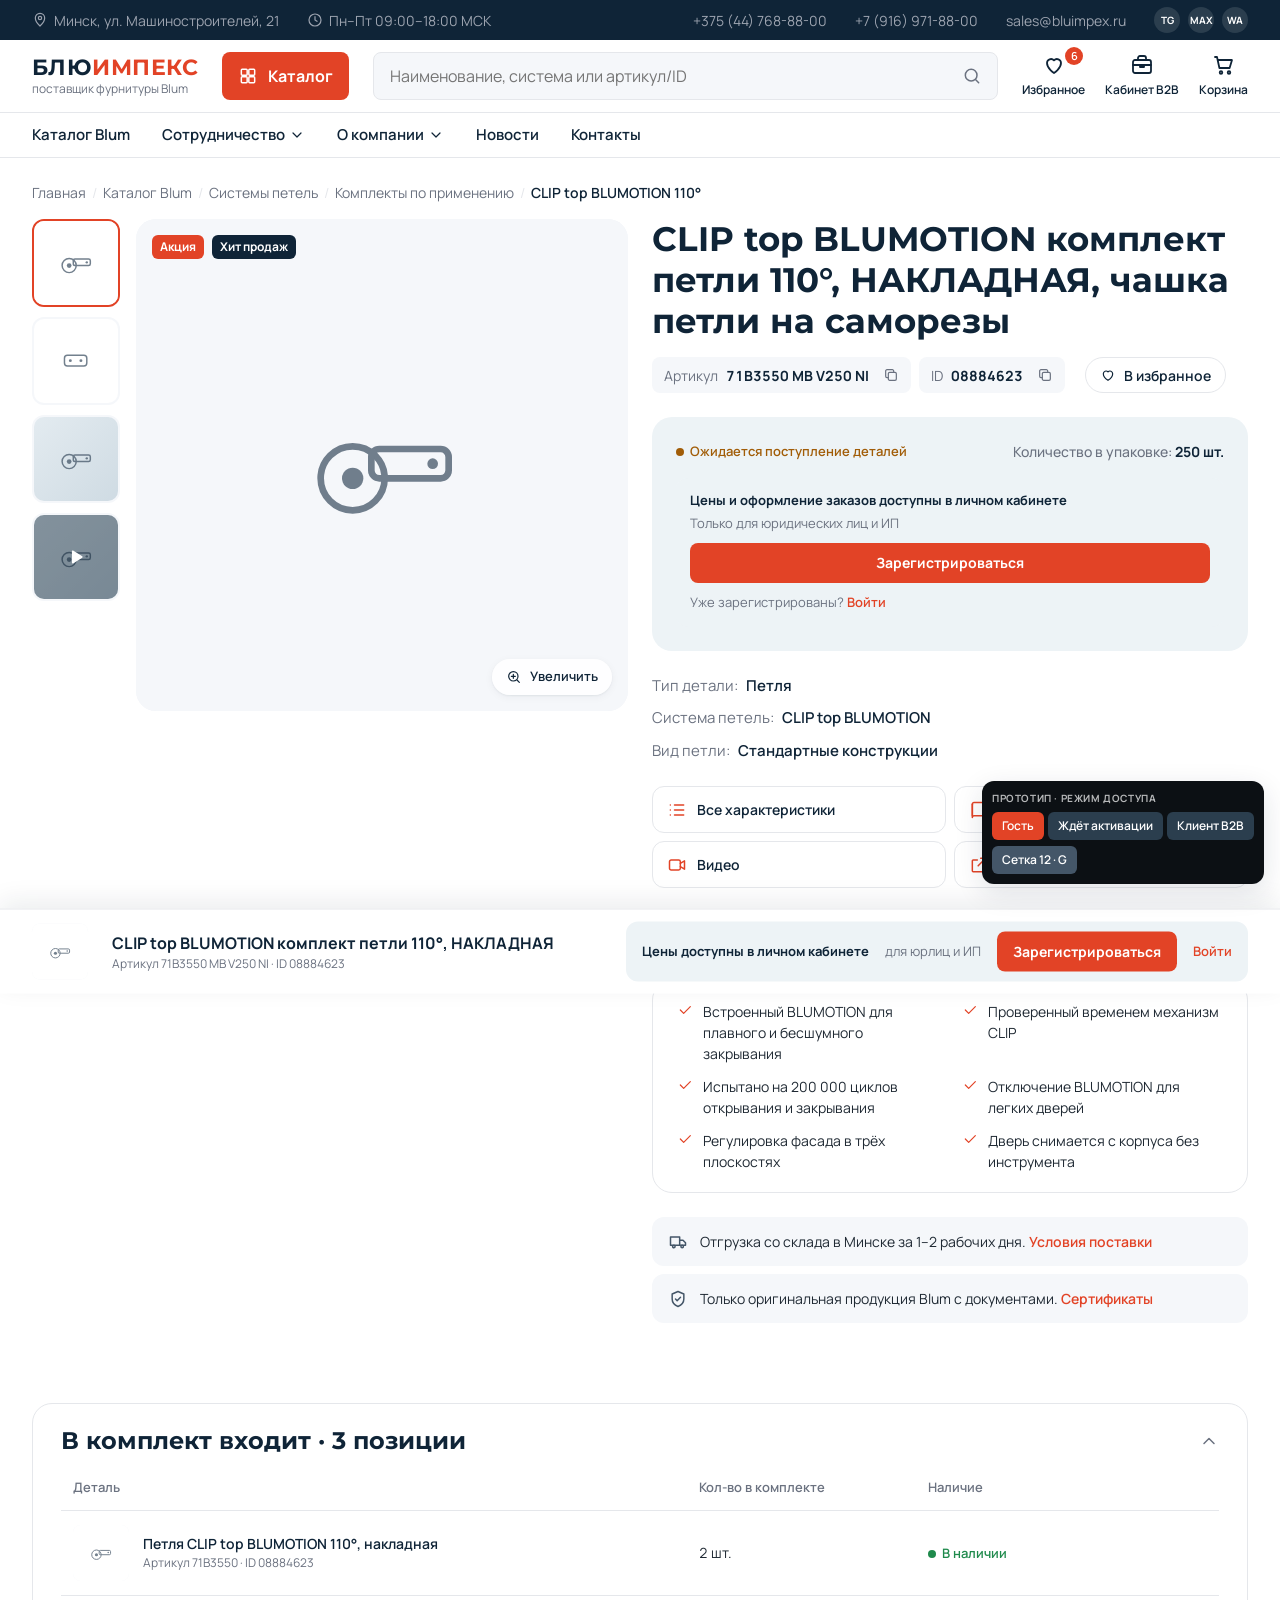
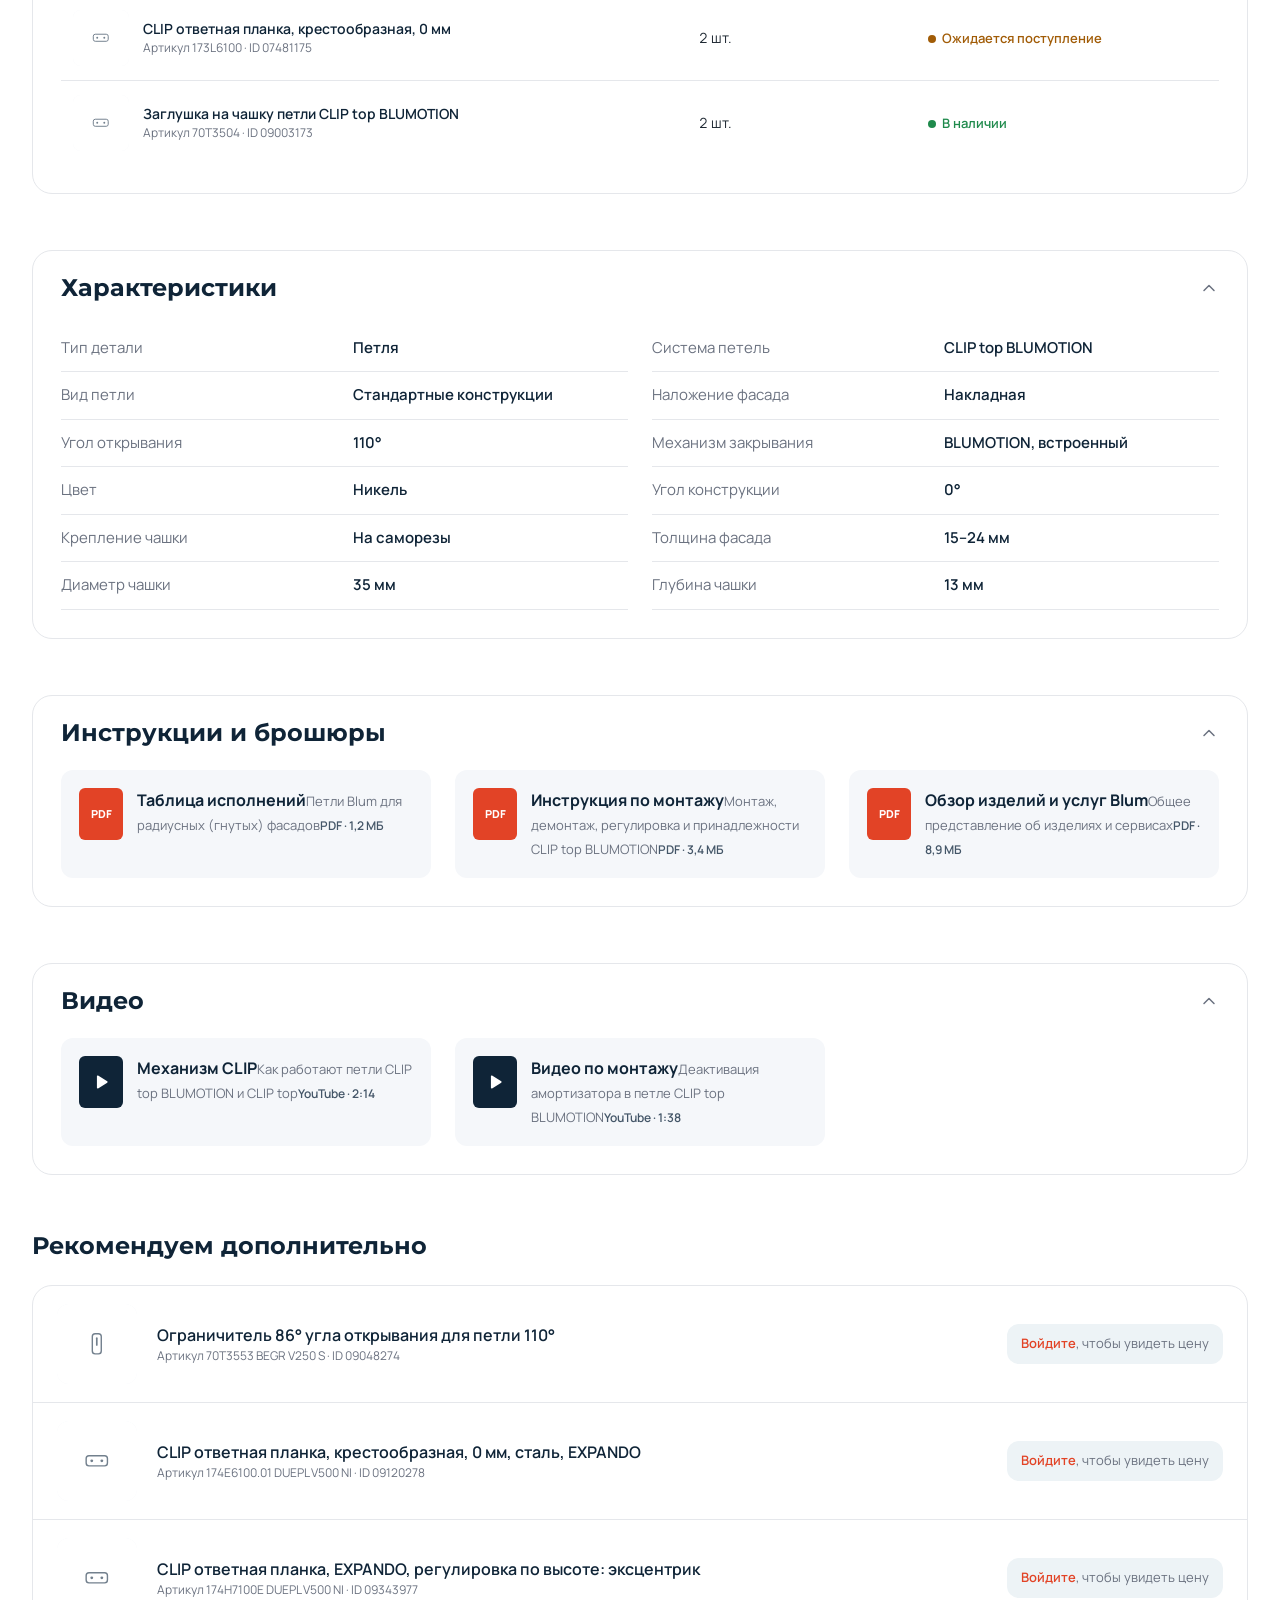
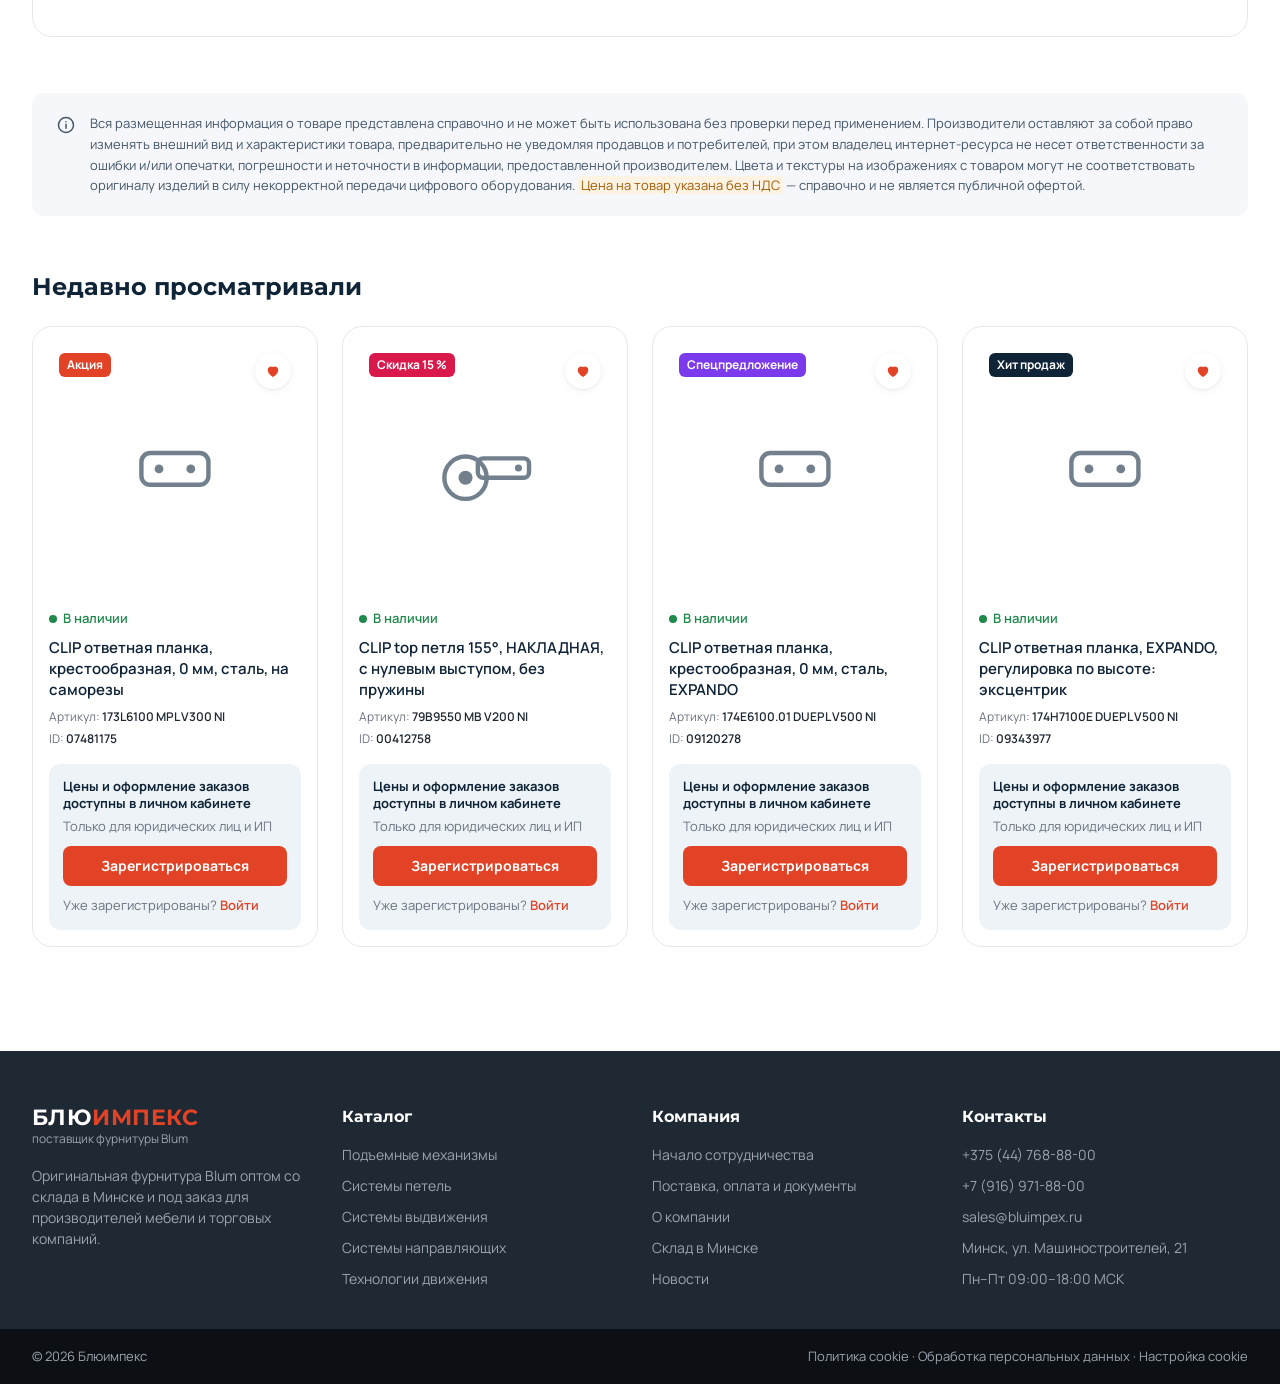
<file: bluimpex-catalog/design/product.html>
<!doctype html>
<html lang="ru">
<head>
  <meta charset="utf-8">
  <meta name="viewport" content="width=device-width, initial-scale=1">
  <title>CLIP top BLUMOTION комплект петли 110°, накладная — Блюимпекс</title>
  <link rel="preconnect" href="https://fonts.googleapis.com">
  <link href="https://fonts.googleapis.com/css2?family=Manrope:wght@400;500;600;700;800&family=Montserrat:wght@600;700;800&display=swap" rel="stylesheet">
  <link rel="stylesheet" href="assets/styles.css?v=10">
  <script src="https://mcp.figma.com/mcp/html-to-design/capture.js" async></script>
</head>
<body data-access="guest">
  <div data-include="header"></div>

  <main class="container">
    <nav class="crumbs" aria-label="Хлебные крошки">
      <a href="index.html">Главная</a><span class="crumbs__sep">/</span>
      <a href="catalog.html">Каталог Blum</a><span class="crumbs__sep">/</span>
      <a href="list.html">Системы петель</a><span class="crumbs__sep">/</span>
      <a href="list.html">Комплекты по применению</a><span class="crumbs__sep">/</span>
      <span class="crumbs__current" aria-current="page">CLIP top BLUMOTION 110°</span>
    </nav>

    <div class="product">
      <!-- Галерея: фото + видео среди миниатюр, видео не стартует автоматически -->
      <div class="gallery">
        <div class="gallery__thumbs">
          <button class="gallery__thumb is-active" type="button" data-art="hinge" aria-label="Фото 1"><span data-ph="hinge" data-tone="ph--white"></span></button>
          <button class="gallery__thumb" type="button" data-art="plate" aria-label="Фото 2"><span data-ph="plate" data-tone="ph--white"></span></button>
          <button class="gallery__thumb" type="button" data-art="hinge" aria-label="Фото 3"><span data-ph="hinge"></span></button>
          <button class="gallery__thumb" type="button" data-video="1" aria-label="Видео: монтаж"><span data-ph="hinge"></span><span class="gallery__thumb-play"><i data-icon="play"></i></span></button>
        </div>
        <div class="gallery__main">
          <div class="gallery__badges"><span class="badge badge--sale">Акция</span><span class="badge badge--hit">Хит продаж</span></div>
          <div data-stage><span data-ph="hinge" data-tone="ph--white"></span></div>
          <button class="gallery__zoom" type="button"><i data-icon="zoom" class="icon--s"></i>Увеличить</button>
        </div>
      </div>

      <div>
        <h1 class="product__title">CLIP top BLUMOTION комплект петли 110°, НАКЛАДНАЯ, чашка петли на саморезы</h1>

        <div class="product__meta">
          <div class="codes">
            <span class="code"><span>Артикул</span><b>71B3550 MB V250 NI</b><button type="button" data-copy="71B3550 MB V250 NI" aria-label="Скопировать артикул"><i data-icon="copy" class="icon--s"></i></button></span>
            <span class="code"><span>ID</span><b>08884623</b><button type="button" data-copy="08884623" aria-label="Скопировать ID"><i data-icon="copy" class="icon--s"></i></button></span>
          </div>
          <button class="fav-btn" type="button" data-fav="K-08884623" aria-pressed="false"><i data-icon="heart" class="icon--s"></i><span data-fav-label>В избранное</span></button>
        </div>

        <div class="buybox" data-buybox>
          <div class="buybox__row">
            <span class="stock stock--wait">Ожидается поступление деталей</span>
            <span class="caption">Количество в упаковке: <b>250 шт.</b></span>
          </div>
          <div class="price" data-for="client">
            <span class="price__value">42,15 BYN</span>
            <span class="price__meta">за 1 комплект · <b>без НДС</b> · по вашему прейскуранту</span>
          </div>
          <div class="buy" data-for="client">
            <div class="qty" role="group" aria-label="Количество">
              <button type="button" data-qty="-1" aria-label="Уменьшить">−</button>
              <input type="number" inputmode="numeric" min="1" step="1" value="1" aria-label="Количество">
              <button type="button" data-qty="1" aria-label="Увеличить">+</button>
            </div>
            <button class="btn btn--primary" type="button" data-add="K-08884623"><i data-icon="cart" class="icon--s"></i>В корзину</button>
          </div>
          <div class="gate" data-for="guest">
            <div class="gate__title">Цены и оформление заказов доступны в личном кабинете</div>
            <div class="gate__sub">Только для юридических лиц и ИП</div>
            <a class="btn btn--primary" href="#register">Зарегистрироваться</a>
            <div class="gate__login">Уже зарегистрированы? <a href="#login">Войти</a></div>
          </div>
          <div class="gate gate--pending" data-for="pending">
            <div class="gate__title">Личный кабинет ожидает активации</div>
            <div class="gate__sub">Менеджер проверит данные компании и откроет доступ к ценам и заказам</div>
          </div>
        </div>

        <ul class="props">
          <li><span>Тип детали:</span><b>Петля</b></li>
          <li><span>Система петель:</span><b>CLIP top BLUMOTION</b></li>
          <li><span>Вид петли:</span><b>Стандартные конструкции</b></li>
        </ul>

        <ul class="quick-links">
          <li><a href="#specs"><i data-icon="list"></i>Все характеристики</a></li>
          <li><a href="#docs"><i data-icon="book"></i>Инструкции и брошюры</a></li>
          <li><a href="#video"><i data-icon="video"></i>Видео</a></li>
          <li><a href="https://www.blum.com" target="_blank" rel="noopener"><i data-icon="external"></i>Техническое руководство</a></li>
        </ul>

        <div class="tech" aria-label="Технологии движения">
          <span class="tech__logo">BLUMOTION<small>by Blum</small></span>
          <span class="tech__logo tech__logo--navy">CLIP top<small>монтаж без инструмента</small></span>
        </div>

        <ul class="benefits">
          <li><i data-icon="check" class="icon--s"></i>Встроенный BLUMOTION для плавного и бесшумного закрывания</li>
          <li><i data-icon="check" class="icon--s"></i>Проверенный временем механизм CLIP</li>
          <li><i data-icon="check" class="icon--s"></i>Испытано на 200 000 циклов открывания и закрывания</li>
          <li><i data-icon="check" class="icon--s"></i>Отключение BLUMOTION для легких дверей</li>
          <li><i data-icon="check" class="icon--s"></i>Регулировка фасада в трёх плоскостях</li>
          <li><i data-icon="check" class="icon--s"></i>Дверь снимается с корпуса без инструмента</li>
        </ul>

        <div class="info-plates">
          <div class="info-plate"><i data-icon="truck"></i><span>Отгрузка со склада в Минске за 1–2 рабочих дня. <a href="#">Условия поставки</a></span></div>
          <div class="info-plate"><i data-icon="shield"></i><span>Только оригинальная продукция Blum с документами. <a href="#">Сертификаты</a></span></div>
        </div>
      </div>
    </div>

    <!-- Состав комплекта -->
    <section class="block">
      <div class="collapse is-open">
        <h2 class="h3"><button class="collapse__btn" type="button" data-collapse aria-expanded="true">В комплект входит · 3 позиции<i data-icon="chevronDown"></i></button></h2>
        <div class="collapse__body">
          <table class="kit">
            <thead><tr><th>Деталь</th><th>Кол-во в комплекте</th><th>Наличие</th><th data-for="client">Цена за ед., без НДС</th><th data-for="client">Сумма, без НДС</th></tr></thead>
            <tbody>
              <tr>
                <td><div class="kit__item"><div class="kit__thumb"><span data-ph="hinge" data-tone="ph--white"></span></div><div><a class="kit__name" href="product.html">Петля CLIP top BLUMOTION 110°, накладная</a><div class="kit__codes">Артикул 71B3550 · ID 08884623</div></div></div></td>
                <td class="kit__num">2 шт.</td><td><span class="stock stock--in">В наличии</span></td>
                <td class="kit__num" data-for="client">14,23 BYN</td><td class="kit__num" data-for="client">28,46 BYN</td>
              </tr>
              <tr>
                <td><div class="kit__item"><div class="kit__thumb"><span data-ph="plate" data-tone="ph--white"></span></div><div><a class="kit__name" href="product.html">CLIP ответная планка, крестообразная, 0 мм</a><div class="kit__codes">Артикул 173L6100 · ID 07481175</div></div></div></td>
                <td class="kit__num">2 шт.</td><td><span class="stock stock--wait">Ожидается поступление</span></td>
                <td class="kit__num" data-for="client">1,14 BYN</td><td class="kit__num" data-for="client">2,28 BYN</td>
              </tr>
              <tr>
                <td><div class="kit__item"><div class="kit__thumb"><span data-ph="plate" data-tone="ph--white"></span></div><div><a class="kit__name" href="product.html">Заглушка на чашку петли CLIP top BLUMOTION</a><div class="kit__codes">Артикул 70T3504 · ID 09003173</div></div></div></td>
                <td class="kit__num">2 шт.</td><td><span class="stock stock--in">В наличии</span></td>
                <td class="kit__num" data-for="client">0,78 BYN</td><td class="kit__num" data-for="client">1,56 BYN</td>
              </tr>
            </tbody>
          </table>
        </div>
      </div>
    </section>

    <!-- Характеристики -->
    <section class="block" id="specs">
      <div class="collapse is-open">
        <h2 class="h3"><button class="collapse__btn" type="button" data-collapse aria-expanded="true">Характеристики<i data-icon="chevronDown"></i></button></h2>
        <div class="collapse__body">
          <dl class="specs">
            <div><dt>Тип детали</dt><dd>Петля</dd></div>
            <div><dt>Система петель</dt><dd>CLIP top BLUMOTION</dd></div>
            <div><dt>Вид петли</dt><dd>Стандартные конструкции</dd></div>
            <div><dt>Наложение фасада</dt><dd>Накладная</dd></div>
            <div><dt>Угол открывания</dt><dd>110°</dd></div>
            <div><dt>Механизм закрывания</dt><dd>BLUMOTION, встроенный</dd></div>
            <div><dt>Цвет</dt><dd>Никель</dd></div>
            <div><dt>Угол конструкции</dt><dd>0°</dd></div>
            <div><dt>Крепление чашки</dt><dd>На саморезы</dd></div>
            <div><dt>Толщина фасада</dt><dd>15–24 мм</dd></div>
            <div><dt>Диаметр чашки</dt><dd>35 мм</dd></div>
            <div><dt>Глубина чашки</dt><dd>13 мм</dd></div>
          </dl>
        </div>
      </div>
    </section>

    <!-- Инструкции, брошюры, видео -->
    <section class="block" id="docs">
      <div class="collapse is-open">
        <h2 class="h3"><button class="collapse__btn" type="button" data-collapse aria-expanded="true">Инструкции и брошюры<i data-icon="chevronDown"></i></button></h2>
        <div class="collapse__body">
          <div class="docs">
            <a class="doc" href="#"><span class="doc__icon">PDF</span><span><span class="doc__title">Таблица исполнений</span><span class="doc__desc">Петли Blum для радиусных (гнутых) фасадов</span><span class="doc__meta">PDF · 1,2 МБ</span></span></a>
            <a class="doc" href="#"><span class="doc__icon">PDF</span><span><span class="doc__title">Инструкция по монтажу</span><span class="doc__desc">Монтаж, демонтаж, регулировка и принадлежности CLIP top BLUMOTION</span><span class="doc__meta">PDF · 3,4 МБ</span></span></a>
            <a class="doc" href="#"><span class="doc__icon">PDF</span><span><span class="doc__title">Обзор изделий и услуг Blum</span><span class="doc__desc">Общее представление об изделиях и сервисах</span><span class="doc__meta">PDF · 8,9 МБ</span></span></a>
          </div>
        </div>
      </div>
    </section>

    <section class="block" id="video">
      <div class="collapse is-open">
        <h2 class="h3"><button class="collapse__btn" type="button" data-collapse aria-expanded="true">Видео<i data-icon="chevronDown"></i></button></h2>
        <div class="collapse__body">
          <div class="docs">
            <a class="doc" href="#"><span class="doc__icon doc__icon--video"><i data-icon="play"></i></span><span><span class="doc__title">Механизм CLIP</span><span class="doc__desc">Как работают петли CLIP top BLUMOTION и CLIP top</span><span class="doc__meta">YouTube · 2:14</span></span></a>
            <a class="doc" href="#"><span class="doc__icon doc__icon--video"><i data-icon="play"></i></span><span><span class="doc__title">Видео по монтажу</span><span class="doc__desc">Деактивация амортизатора в петле CLIP top BLUMOTION</span><span class="doc__meta">YouTube · 1:38</span></span></a>
          </div>
        </div>
      </div>
    </section>

    <!-- Рекомендуем дополнительно: после характеристик и материалов -->
    <section class="block">
      <div class="block__head"><h2 class="h3">Рекомендуем дополнительно</h2></div>
      <div class="reco">
        <div class="reco__row">
          <div class="reco__thumb"><span data-ph="push" data-tone="ph--white"></span></div>
          <div><a class="kit__name" href="product.html">Ограничитель 86° угла открывания для петли 110°</a><div class="kit__codes">Артикул 70T3553 BEGR V250 S · ID 09048274</div></div>
          <div class="reco__side">
            <div class="price" data-for="client"><span class="price__value">2,74 BYN</span><span class="price__meta">за 1 шт. · <b>без НДС</b></span></div>
            <div class="buy" data-for="client"><div class="qty"><button type="button" data-qty="-1" aria-label="Уменьшить">−</button><input type="number" min="1" value="1" aria-label="Количество"><button type="button" data-qty="1" aria-label="Увеличить">+</button></div><button class="btn btn--primary" type="button" data-add="09048274"><i data-icon="cart" class="icon--s"></i>В корзину</button></div>
            <div class="gate" data-for="guest pending"><span class="gate__login"><a href="#login">Войдите</a>, чтобы увидеть цену</span></div>
          </div>
        </div>
        <div class="reco__row">
          <div class="reco__thumb"><span data-ph="plate" data-tone="ph--white"></span></div>
          <div><a class="kit__name" href="product.html">CLIP ответная планка, крестообразная, 0 мм, сталь, EXPANDO</a><div class="kit__codes">Артикул 174E6100.01 DUEPL V500 NI · ID 09120278</div></div>
          <div class="reco__side">
            <div class="price" data-for="client"><span class="price__value">1,67 BYN</span><span class="price__meta">за 1 шт. · <b>без НДС</b></span></div>
            <div class="buy" data-for="client"><div class="qty"><button type="button" data-qty="-1" aria-label="Уменьшить">−</button><input type="number" min="1" value="1" aria-label="Количество"><button type="button" data-qty="1" aria-label="Увеличить">+</button></div><button class="btn btn--primary" type="button" data-add="09120278"><i data-icon="cart" class="icon--s"></i>В корзину</button></div>
            <div class="gate" data-for="guest pending"><span class="gate__login"><a href="#login">Войдите</a>, чтобы увидеть цену</span></div>
          </div>
        </div>
        <div class="reco__row">
          <div class="reco__thumb"><span data-ph="plate" data-tone="ph--white"></span></div>
          <div><a class="kit__name" href="product.html">CLIP ответная планка, EXPANDO, регулировка по высоте: эксцентрик</a><div class="kit__codes">Артикул 174H7100E DUEPL V500 NI · ID 09343977</div></div>
          <div class="reco__side">
            <div class="price" data-for="client"><span class="price__value">3,76 BYN</span><span class="price__meta">за 1 шт. · <b>без НДС</b></span></div>
            <div class="buy" data-for="client"><div class="qty"><button type="button" data-qty="-1" aria-label="Уменьшить">−</button><input type="number" min="1" value="1" aria-label="Количество"><button type="button" data-qty="1" aria-label="Увеличить">+</button></div><button class="btn btn--primary" type="button" data-add="09343977"><i data-icon="cart" class="icon--s"></i>В корзину</button></div>
            <div class="gate" data-for="guest pending"><span class="gate__login"><a href="#login">Войдите</a>, чтобы увидеть цену</span></div>
          </div>
        </div>
      </div>
    </section>

    <!-- Инфоблок 4.3.17. «с НДС» в исходнике заменено на «без НДС» — требует согласования -->
    <aside class="disclaimer">
      <i data-icon="info"></i>
      <p>Вся размещенная информация о товаре представлена справочно и не может быть использована без проверки перед применением. Производители оставляют за собой право изменять внешний вид и характеристики товара, предварительно не уведомляя продавцов и потребителей, при этом владелец интернет-ресурса не несет ответственности за ошибки и/или опечатки, погрешности и неточности в информации, предоставленной производителем. Цвета и текстуры на изображениях с товаром могут не соответствовать оригиналу изделий в силу некорректной передачи цифрового оборудования. <mark title="В исходном ТЗ: «с НДС». Требует согласования">Цена на товар указана без НДС</mark> — справочно и не является публичной офертой.</p>
    </aside>

    <section class="block">
      <div class="block__head"><h2 class="h3">Недавно просматривали</h2></div>
      <div class="carousel" data-render-cards="1,4,5,7,8"></div>
    </section>
  </main>

  <!-- Закрепленная панель: появляется, когда основной блок покупки ушёл из зоны видимости -->
  <div class="sticky-buy" aria-label="Быстрое добавление в корзину">
    <div class="container">
      <div class="sticky-buy__thumb"><span data-ph="hinge" data-tone="ph--white"></span></div>
      <div class="sticky-buy__info">
        <div class="sticky-buy__title">CLIP top BLUMOTION комплект петли 110°, НАКЛАДНАЯ</div>
        <div class="sticky-buy__codes">Артикул 71B3550 MB V250 NI · ID 08884623</div>
      </div>
      <div class="price" data-for="client"><span class="price__value">42,15 BYN</span><span class="price__meta">за 1 компл. · <b>без НДС</b></span></div>
      <div class="buy" data-for="client">
        <div class="qty"><button type="button" data-qty="-1" aria-label="Уменьшить">−</button><input type="number" min="1" value="1" aria-label="Количество"><button type="button" data-qty="1" aria-label="Увеличить">+</button></div>
        <button class="btn btn--primary" type="button" data-add="K-08884623"><i data-icon="cart" class="icon--s"></i>В корзину</button>
      </div>
      <div class="gate" data-for="guest">
        <span class="gate__title">Цены доступны в личном кабинете</span>
        <span class="gate__sub">для юрлиц и ИП</span>
        <a class="btn btn--primary btn--s" href="#register">Зарегистрироваться</a>
        <span class="gate__login"><a href="#login">Войти</a></span>
      </div>
      <div class="gate gate--pending" data-for="pending"><span class="gate__title">Кабинет ожидает активации менеджером</span></div>
    </div>
  </div>

  <div data-include="footer"></div>
  <script>window.PAGE_PRODUCT = { id: 'K-08884623', stock: 'wait', kit: true, unit: 'компл.' };</script>
  <script src="assets/app.js?v=10"></script>
</body>
</html>
</file>
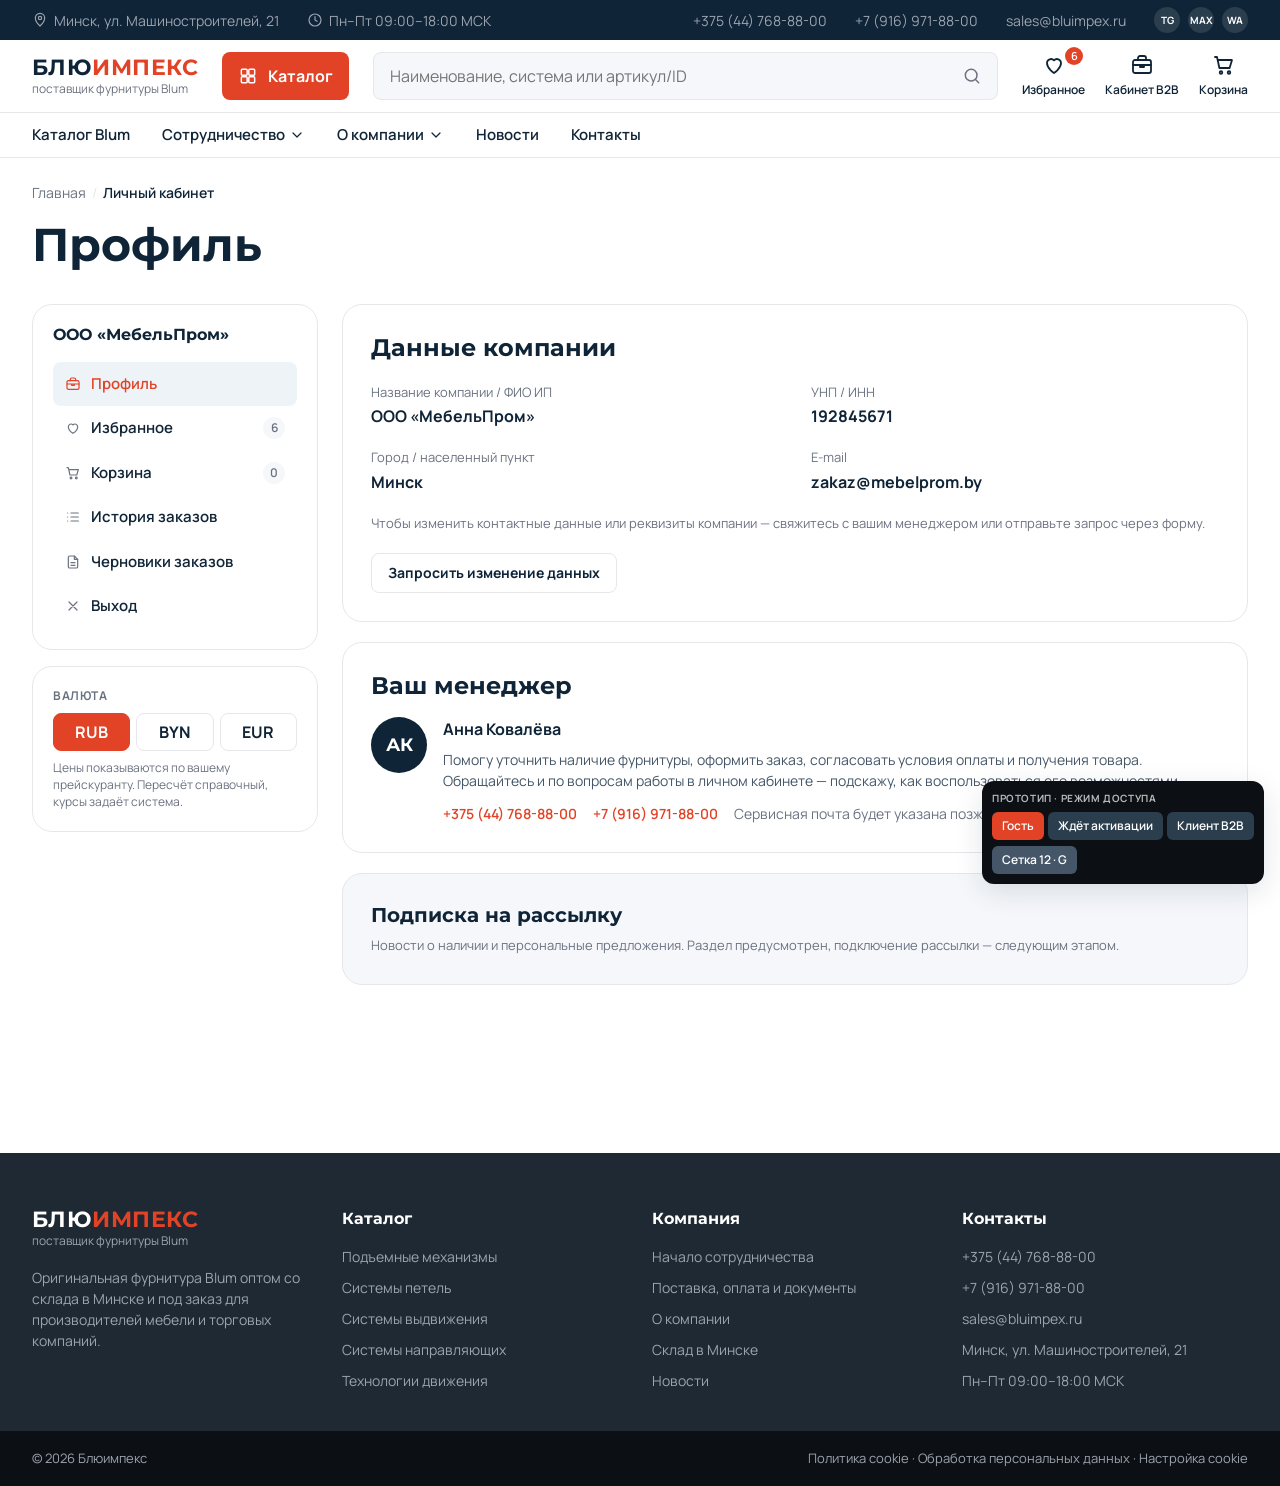
<file: bluimpex-catalog/design/profile.html>
<!doctype html>
<html lang="ru">
<head>
  <meta charset="utf-8">
  <meta name="viewport" content="width=device-width, initial-scale=1">
  <title>Профиль — личный кабинет Блюимпекс</title>
  <link rel="preconnect" href="https://fonts.googleapis.com">
  <link href="https://fonts.googleapis.com/css2?family=Manrope:wght@400;500;600;700;800&family=Montserrat:wght@600;700;800&display=swap" rel="stylesheet">
  <link rel="stylesheet" href="assets/styles.css?v=10">
  <script src="https://mcp.figma.com/mcp/html-to-design/capture.js" async></script>
</head>
<body data-access="client">
  <div data-include="header"></div>
  <main class="container">
    <nav class="crumbs" aria-label="Хлебные крошки"><a href="index.html">Главная</a><span class="crumbs__sep">/</span><span class="crumbs__current">Личный кабинет</span></nav>
    <div class="page-head"><h1 class="h1">Профиль</h1></div>
    <div class="account">
      <div data-account-nav="profile.html"></div>
      <div class="profile">
        <section class="profile__card">
          <h2 class="h3">Данные компании</h2>
          <dl class="profile__grid">
            <div class="profile__item"><dt>Название компании / ФИО ИП</dt><dd>ООО «МебельПром»</dd></div>
            <div class="profile__item"><dt>УНП / ИНН</dt><dd>192845671</dd></div>
            <div class="profile__item"><dt>Город / населенный пункт</dt><dd>Минск</dd></div>
            <div class="profile__item"><dt>E-mail</dt><dd>zakaz@mebelprom.by</dd></div>
          </dl>
          <p class="form__note">Чтобы изменить контактные данные или реквизиты компании — свяжитесь с вашим менеджером или отправьте запрос через форму.</p>
          <button class="btn btn--outline btn--s" type="button" data-change>Запросить изменение данных</button>
        </section>

        <section class="profile__card">
          <h2 class="h3">Ваш менеджер</h2>
          <div class="manager">
            <span class="manager__avatar">АК</span>
            <div>
              <div class="manager__name">Анна Ковалёва</div>
              <p>Помогу уточнить наличие фурнитуры, оформить заказ, согласовать условия оплаты и получения товара. Обращайтесь и по вопросам работы в личном кабинете — подскажу, как воспользоваться его возможностями.</p>
              <div class="manager__contacts">
                <a href="tel:+375447688800">+375 (44) 768-88-00</a>
                <a href="tel:+79169718800">+7 (916) 971-88-00</a>
                <span class="muted">Сервисная почта будет указана позже</span>
              </div>
            </div>
          </div>
        </section>

        <section class="profile__card profile__card--note">
          <h2 class="h4">Подписка на рассылку</h2>
          <p class="form__note">Новости о наличии и персональные предложения. Раздел предусмотрен, подключение рассылки — следующим этапом.</p>
        </section>
      </div>
    </div>
  </main>

  <div class="modal" data-change-modal>
    <div class="modal__dialog modal__dialog--s" role="dialog" aria-modal="true" aria-labelledby="change-title">
      <button class="icon-btn modal__close" type="button" data-close aria-label="Закрыть"><i data-icon="close"></i></button>
      <form data-form="profile.html" novalidate>
        <h2 class="h3" id="change-title">Изменение данных</h2>
        <p class="form__note">Напишите, какие изменения хотите внести. Запрос уйдёт вашему менеджеру.</p>
        <label class="field"><span class="field__label">Описание изменений<i>*</i></span>
          <textarea required rows="5" placeholder="Например: новый телефон для связи +375…"></textarea>
        </label>
        <button class="btn btn--primary btn--block" type="submit">Отправить запрос на изменение данных</button>
      </form>
    </div>
  </div>

  <div data-include="footer"></div>
  <script src="assets/app.js?v=10"></script>
  <script src="assets/account.js?v=10"></script>
  <script>
    const modal = document.querySelector('[data-change-modal]');
    document.addEventListener('click', (e) => {
      if (e.target.closest('[data-change]')) { modal.classList.add('is-open'); modal.querySelector('textarea').focus(); }
      if (e.target.closest('[data-close]') || e.target === modal) modal.classList.remove('is-open');
    });
  </script>
</body>
</html>
</file>
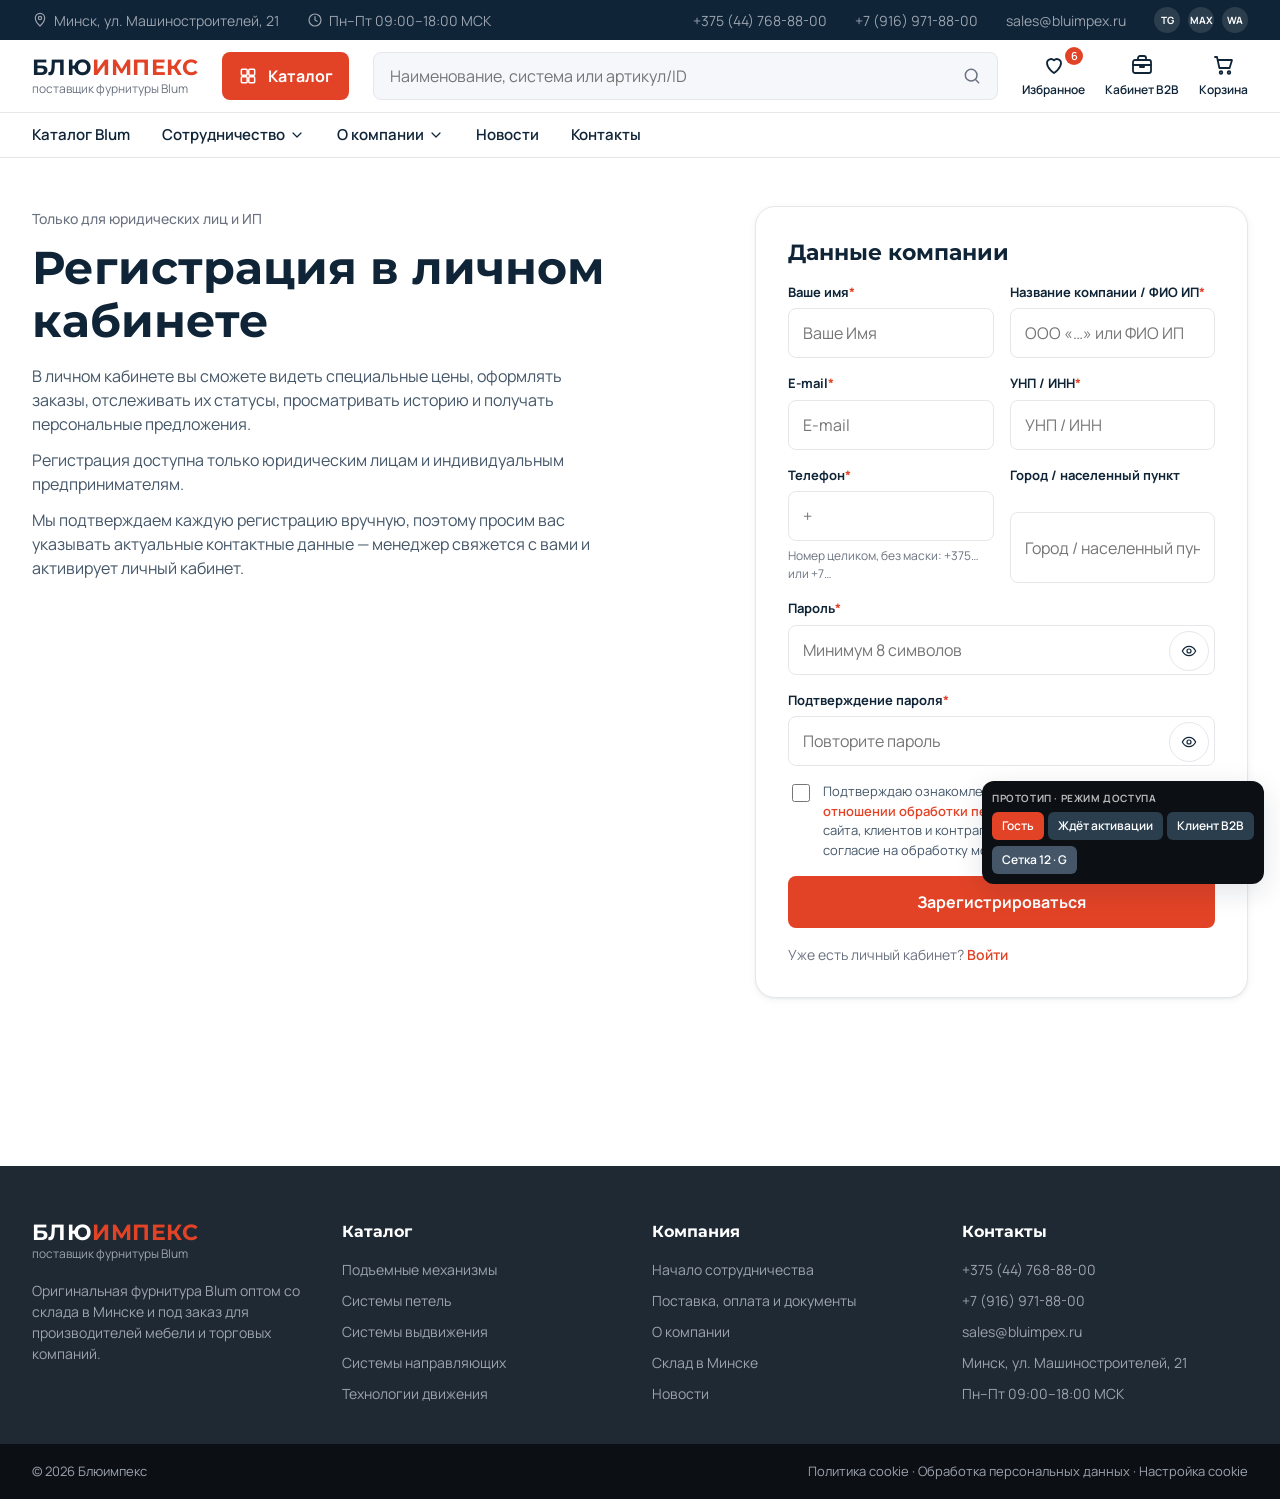
<file: bluimpex-catalog/design/register.html>
<!doctype html>
<html lang="ru">
<head>
  <meta charset="utf-8">
  <meta name="viewport" content="width=device-width, initial-scale=1">
  <title>Регистрация в личном кабинете — Блюимпекс</title>
  <link rel="preconnect" href="https://fonts.googleapis.com">
  <link href="https://fonts.googleapis.com/css2?family=Manrope:wght@400;500;600;700;800&family=Montserrat:wght@600;700;800&display=swap" rel="stylesheet">
  <link rel="stylesheet" href="assets/styles.css?v=10">
  <script src="https://mcp.figma.com/mcp/html-to-design/capture.js" async></script>
</head>
<body data-access="guest">
  <div data-include="header"></div>
  <main class="container">
    <div class="auth">
      <div class="auth__lead">
        <span class="caption">Только для юридических лиц и ИП</span>
        <h1 class="h1">Регистрация в личном кабинете</h1>
        <p>В личном кабинете вы сможете видеть специальные цены, оформлять заказы, отслеживать их статусы, просматривать историю и получать персональные предложения.</p>
        <p>Регистрация доступна только юридическим лицам и индивидуальным предпринимателям.</p>
        <p>Мы подтверждаем каждую регистрацию вручную, поэтому просим вас указывать актуальные контактные данные — менеджер свяжется с вами и активирует личный кабинет.</p>
      </div>

      <form class="form" data-form="registered.html" novalidate>
        <h2 class="h3">Данные компании</h2>
        <div class="form__row">
          <label class="field"><span class="field__label">Ваше имя<i>*</i></span>
            <input type="text" required data-capital placeholder="Ваше Имя" autocomplete="given-name">
            <span class="field__error" hidden>Имя с прописной буквы</span>
          </label>
          <label class="field"><span class="field__label">Название компании / ФИО ИП<i>*</i></span>
            <input type="text" required placeholder="ООО «…» или ФИО ИП" autocomplete="organization">
          </label>
        </div>
        <div class="form__row">
          <label class="field"><span class="field__label">E-mail<i>*</i></span>
            <input type="email" required placeholder="E-mail" autocomplete="email">
          </label>
          <label class="field"><span class="field__label">УНП / ИНН<i>*</i></span>
            <input type="text" required inputmode="numeric" placeholder="УНП / ИНН">
          </label>
        </div>
        <div class="form__row">
          <label class="field"><span class="field__label">Телефон<i>*</i></span>
            <input type="tel" required placeholder="+" autocomplete="tel">
            <span class="field__hint">Номер целиком, без маски: +375… или +7…</span>
          </label>
          <label class="field"><span class="field__label">Город / населенный пункт</span>
            <input type="text" placeholder="Город / населенный пункт" autocomplete="address-level2">
          </label>
        </div>
        <label class="field"><span class="field__label">Пароль<i>*</i></span>
          <span class="pass"><input type="password" required minlength="8" placeholder="Минимум 8 символов" autocomplete="new-password"><button class="icon-btn" type="button" data-eye aria-label="Показать пароль"><i data-icon="eye" class="icon--s"></i></button></span>
        </label>
        <label class="field"><span class="field__label">Подтверждение пароля<i>*</i></span>
          <span class="pass"><input type="password" required minlength="8" placeholder="Повторите пароль" autocomplete="new-password"><button class="icon-btn" type="button" data-eye aria-label="Показать пароль"><i data-icon="eye" class="icon--s"></i></button></span>
        </label>
        <label class="form__check"><input type="checkbox" data-agree required><span>Подтверждаю ознакомление с <a class="link" href="#">Положением о политике в отношении обработки персональных данных</a> посетителей сайта, клиентов и контрагентов ЗАО «Блюимпекс», даю согласие на обработку моих персональных данных</span></label>
        <button class="btn btn--primary btn--block" type="submit">Зарегистрироваться</button>
        <p class="form__switch">Уже есть личный кабинет? <a href="login.html">Войти</a></p>
      </form>
    </div>
  </main>
  <div data-include="footer"></div>
  <script src="assets/app.js?v=10"></script>
  <script src="assets/account.js?v=10"></script>
</body>
</html>
</file>
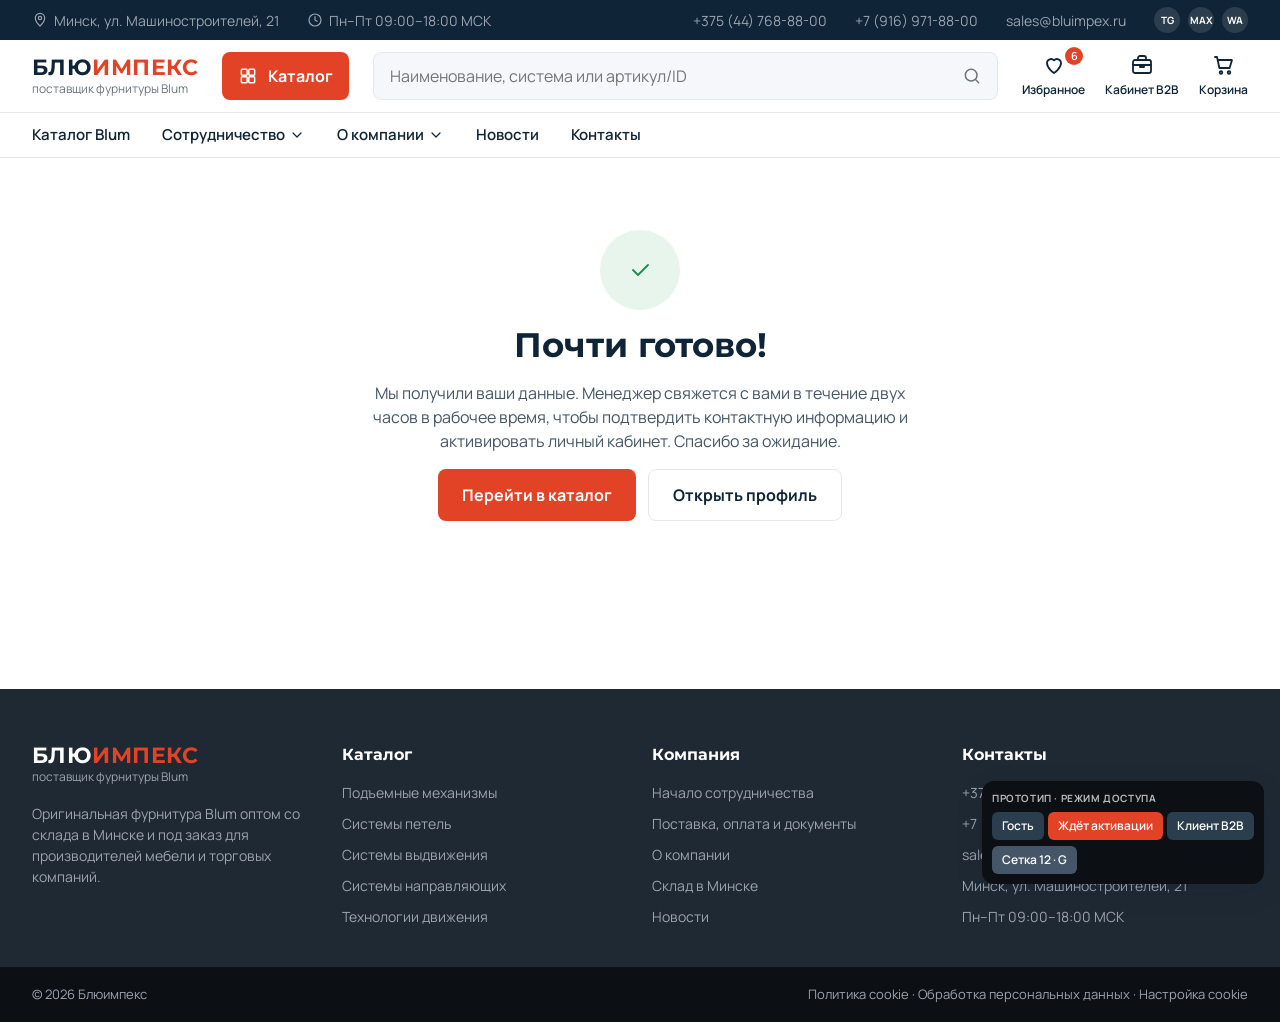
<file: bluimpex-catalog/design/registered.html>
<!doctype html>
<html lang="ru">
<head>
  <meta charset="utf-8">
  <meta name="viewport" content="width=device-width, initial-scale=1">
  <title>Регистрация принята — Блюимпекс</title>
  <link rel="preconnect" href="https://fonts.googleapis.com">
  <link href="https://fonts.googleapis.com/css2?family=Manrope:wght@400;500;600;700;800&family=Montserrat:wght@600;700;800&display=swap" rel="stylesheet">
  <link rel="stylesheet" href="assets/styles.css?v=10">
  <script src="https://mcp.figma.com/mcp/html-to-design/capture.js" async></script>
</head>
<body data-access="pending">
  <div data-include="header"></div>
  <main class="container">
    <div class="done">
      <span class="done__icon"><i data-icon="check" class="icon--l"></i></span>
      <h1 class="h1">Почти готово!</h1>
      <p>Мы получили ваши данные. Менеджер свяжется с вами в течение двух часов в рабочее время, чтобы подтвердить контактную информацию и активировать личный кабинет. Спасибо за ожидание.</p>
      <div class="done__actions">
        <a class="btn btn--primary" href="catalog.html">Перейти в каталог</a>
        <a class="btn btn--outline" href="profile.html">Открыть профиль</a>
      </div>
    </div>
  </main>
  <div data-include="footer"></div>
  <script>localStorage.setItem('bx-access', 'pending');</script>
  <script src="assets/app.js?v=10"></script>
  <script src="assets/account.js?v=10"></script>
</body>
</html>
</file>
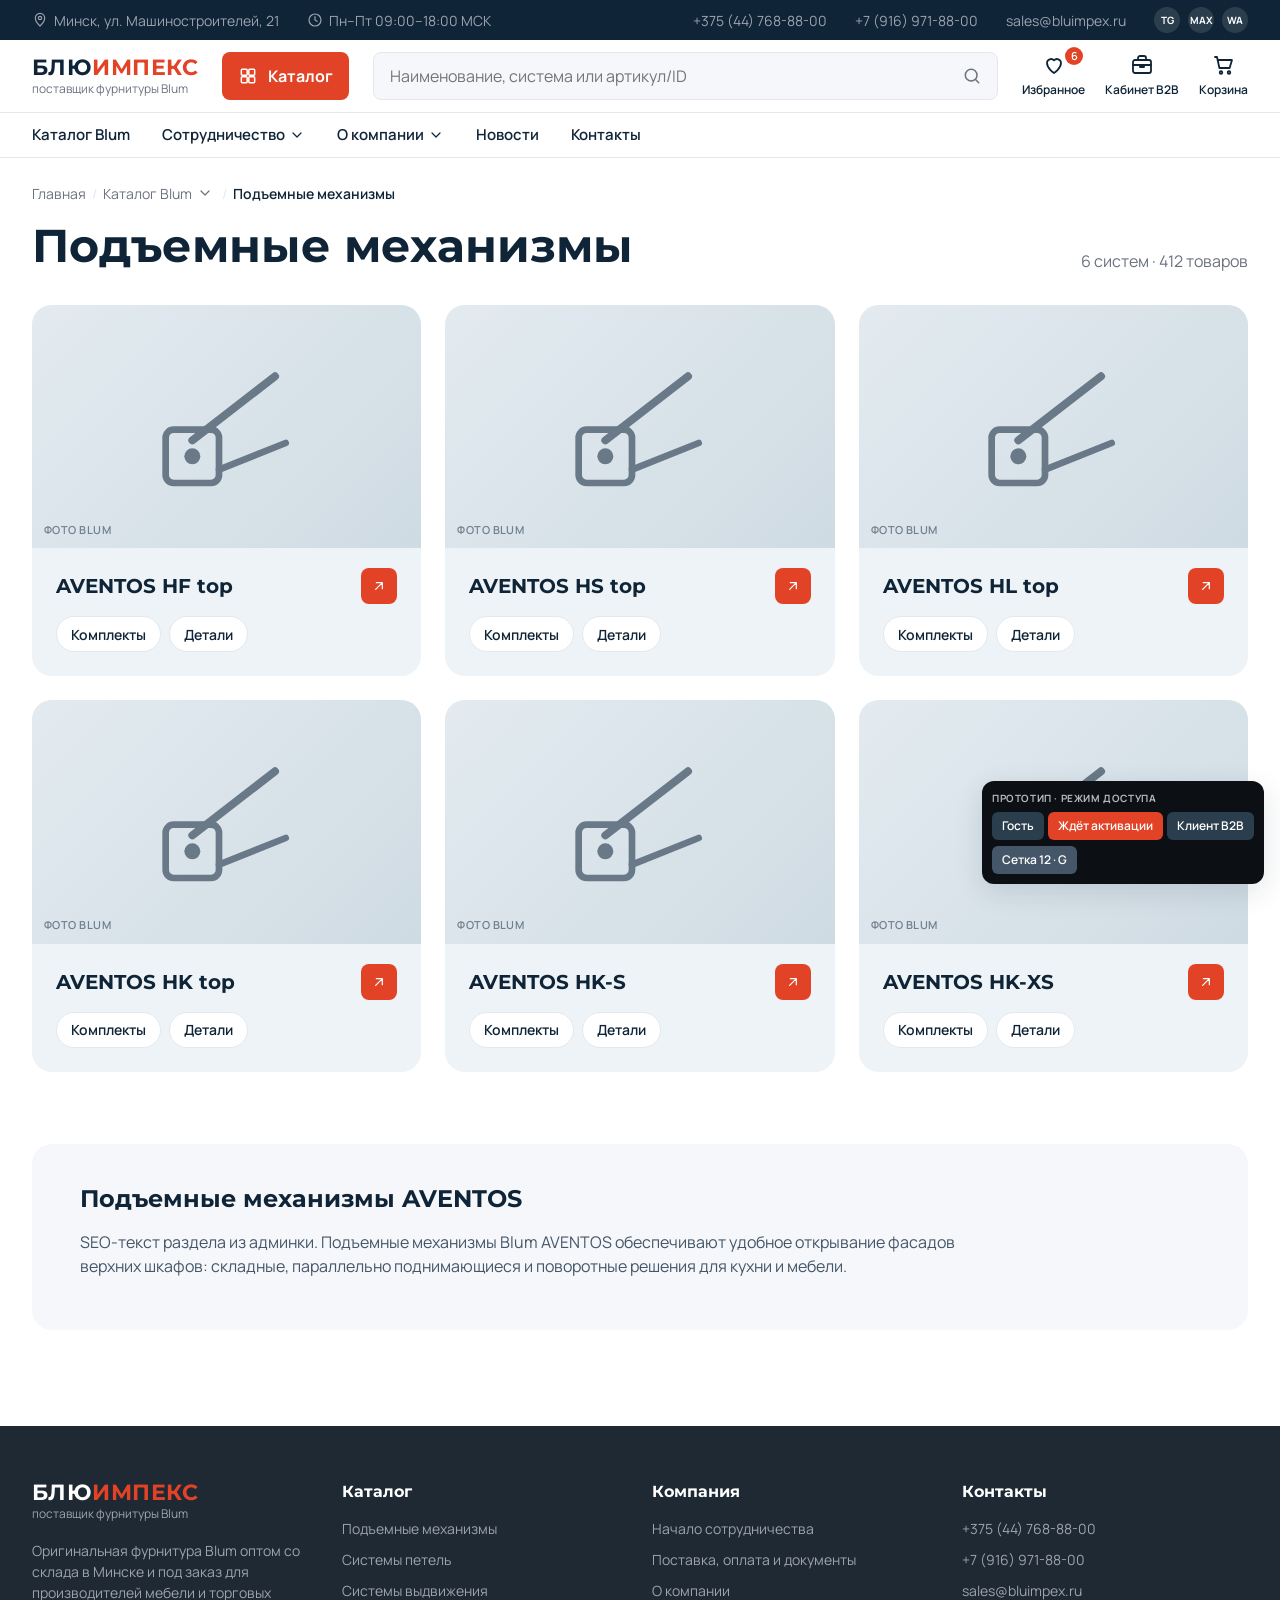
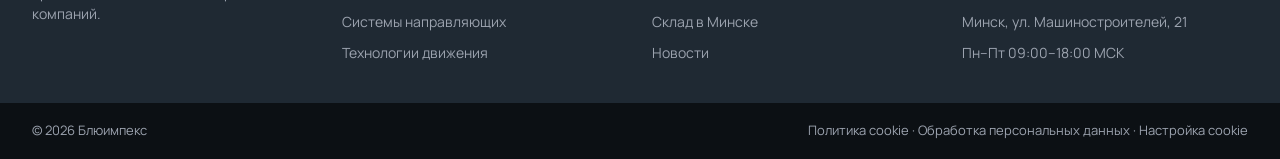
<file: bluimpex-catalog/design/section.html>
<!doctype html>
<html lang="ru">
<head>
  <meta charset="utf-8">
  <meta name="viewport" content="width=device-width, initial-scale=1">
  <title>Подъемные механизмы Blum — Блюимпекс</title>
  <link rel="preconnect" href="https://fonts.googleapis.com">
  <link href="https://fonts.googleapis.com/css2?family=Manrope:wght@400;500;600;700;800&family=Montserrat:wght@600;700;800&display=swap" rel="stylesheet">
  <link rel="stylesheet" href="assets/styles.css?v=10">
  <script src="https://mcp.figma.com/mcp/html-to-design/capture.js" async></script>
</head>
<body data-access="guest">
  <div data-include="header"></div>

  <main class="container">
    <!-- Крошки: обычный переход по клику + выпадающий список соседних разделов (hover/фокус, на touch — кнопка-шеврон) -->
    <nav class="crumbs" aria-label="Хлебные крошки">
      <a href="index.html">Главная</a><span class="crumbs__sep">/</span>
      <span class="crumb">
        <a href="catalog.html">Каталог Blum</a>
        <button class="crumb__toggle" type="button" aria-expanded="false" aria-label="Разделы каталога"><i data-icon="chevronDown" class="icon--s"></i></button>
        <span class="crumb__menu">
          <a class="is-active" href="section.html">Подъемные механизмы</a>
          <a href="list.html">Системы петель</a>
          <a href="section.html">Системы выдвижения</a>
          <a href="section.html">Системы направляющих</a>
          <a href="section.html">Технологии движения</a>
        </span>
      </span>
      <span class="crumbs__sep">/</span>
      <span class="crumbs__current" aria-current="page">Подъемные механизмы</span>
    </nav>

    <div class="page-head">
      <h1 class="h1">Подъемные механизмы</h1>
      <span class="page-head__count">6 систем · 412 товаров</span>
    </div>

    <div class="section-grid">
      <article class="sub-card">
        <a class="sub-card__media" href="list.html" tabindex="-1" aria-hidden="true"><span data-ph="lift" data-label="Фото Blum"></span></a>
        <div class="sub-card__body">
          <a class="section-card__title" href="list.html">AVENTOS HF top<span class="section-card__arrow"><i data-icon="arrowUpRight" class="icon--s"></i></span></a>
          <div class="sub-card__chips"><a class="chip" href="list.html">Комплекты</a><a class="chip" href="list.html">Детали</a></div>
        </div>
      </article>
      <article class="sub-card">
        <a class="sub-card__media" href="list.html" tabindex="-1" aria-hidden="true"><span data-ph="lift" data-label="Фото Blum"></span></a>
        <div class="sub-card__body">
          <a class="section-card__title" href="list.html">AVENTOS HS top<span class="section-card__arrow"><i data-icon="arrowUpRight" class="icon--s"></i></span></a>
          <div class="sub-card__chips"><a class="chip" href="list.html">Комплекты</a><a class="chip" href="list.html">Детали</a></div>
        </div>
      </article>
      <article class="sub-card">
        <a class="sub-card__media" href="list.html" tabindex="-1" aria-hidden="true"><span data-ph="lift" data-label="Фото Blum"></span></a>
        <div class="sub-card__body">
          <a class="section-card__title" href="list.html">AVENTOS HL top<span class="section-card__arrow"><i data-icon="arrowUpRight" class="icon--s"></i></span></a>
          <div class="sub-card__chips"><a class="chip" href="list.html">Комплекты</a><a class="chip" href="list.html">Детали</a></div>
        </div>
      </article>
      <article class="sub-card">
        <a class="sub-card__media" href="list.html" tabindex="-1" aria-hidden="true"><span data-ph="lift" data-label="Фото Blum"></span></a>
        <div class="sub-card__body">
          <a class="section-card__title" href="list.html">AVENTOS HK top<span class="section-card__arrow"><i data-icon="arrowUpRight" class="icon--s"></i></span></a>
          <div class="sub-card__chips"><a class="chip" href="list.html">Комплекты</a><a class="chip" href="list.html">Детали</a></div>
        </div>
      </article>
      <article class="sub-card">
        <a class="sub-card__media" href="list.html" tabindex="-1" aria-hidden="true"><span data-ph="lift" data-label="Фото Blum"></span></a>
        <div class="sub-card__body">
          <a class="section-card__title" href="list.html">AVENTOS HK-S<span class="section-card__arrow"><i data-icon="arrowUpRight" class="icon--s"></i></span></a>
          <div class="sub-card__chips"><a class="chip" href="list.html">Комплекты</a><a class="chip" href="list.html">Детали</a></div>
        </div>
      </article>
      <article class="sub-card">
        <a class="sub-card__media" href="list.html" tabindex="-1" aria-hidden="true"><span data-ph="lift" data-label="Фото Blum"></span></a>
        <div class="sub-card__body">
          <a class="section-card__title" href="list.html">AVENTOS HK-XS<span class="section-card__arrow"><i data-icon="arrowUpRight" class="icon--s"></i></span></a>
          <div class="sub-card__chips"><a class="chip" href="list.html">Комплекты</a><a class="chip" href="list.html">Детали</a></div>
        </div>
      </article>
    </div>

    <section class="seo" aria-label="О разделе">
      <h2 class="h3">Подъемные механизмы AVENTOS</h2>
      <p>SEO-текст раздела из админки. Подъемные механизмы Blum AVENTOS обеспечивают удобное открывание фасадов верхних шкафов: складные, параллельно поднимающиеся и поворотные решения для кухни и мебели.</p>
    </section>
  </main>

  <div data-include="footer"></div>
  <script src="assets/app.js?v=10"></script>
</body>
</html>
</file>
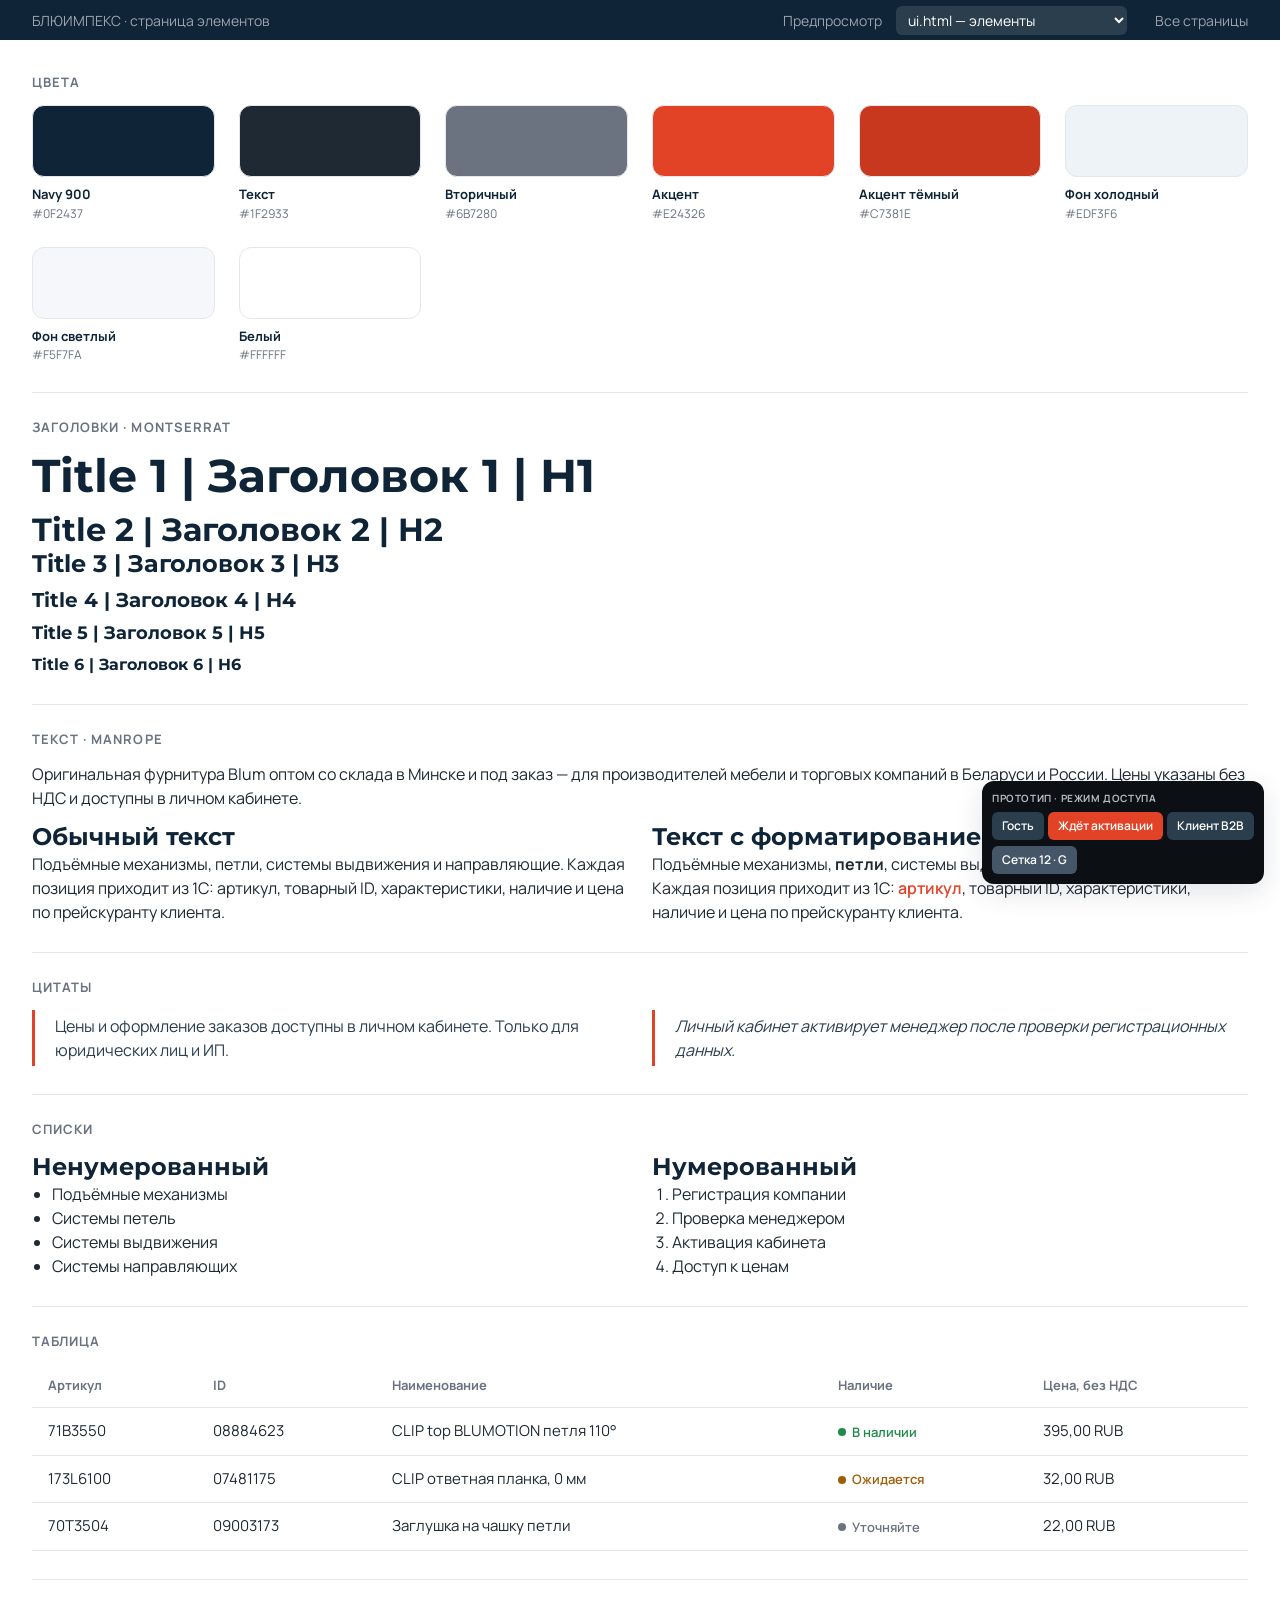
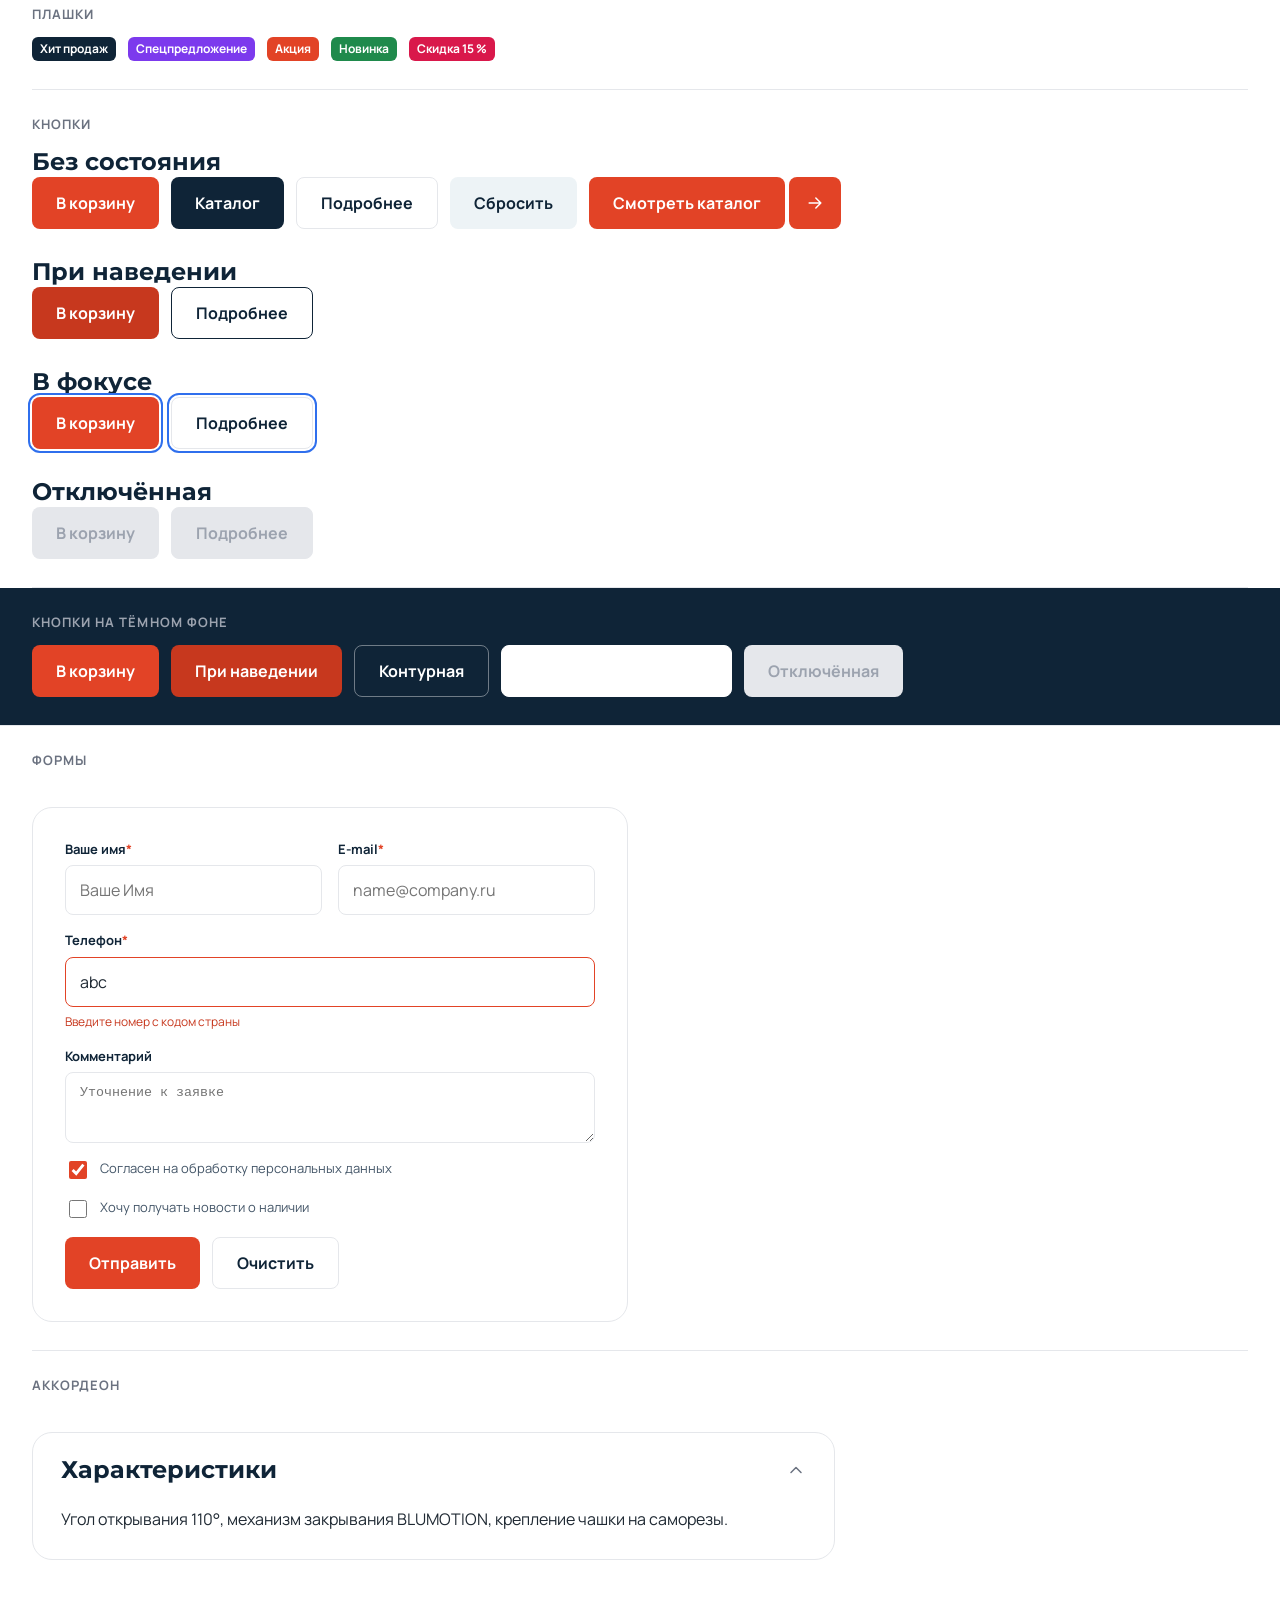
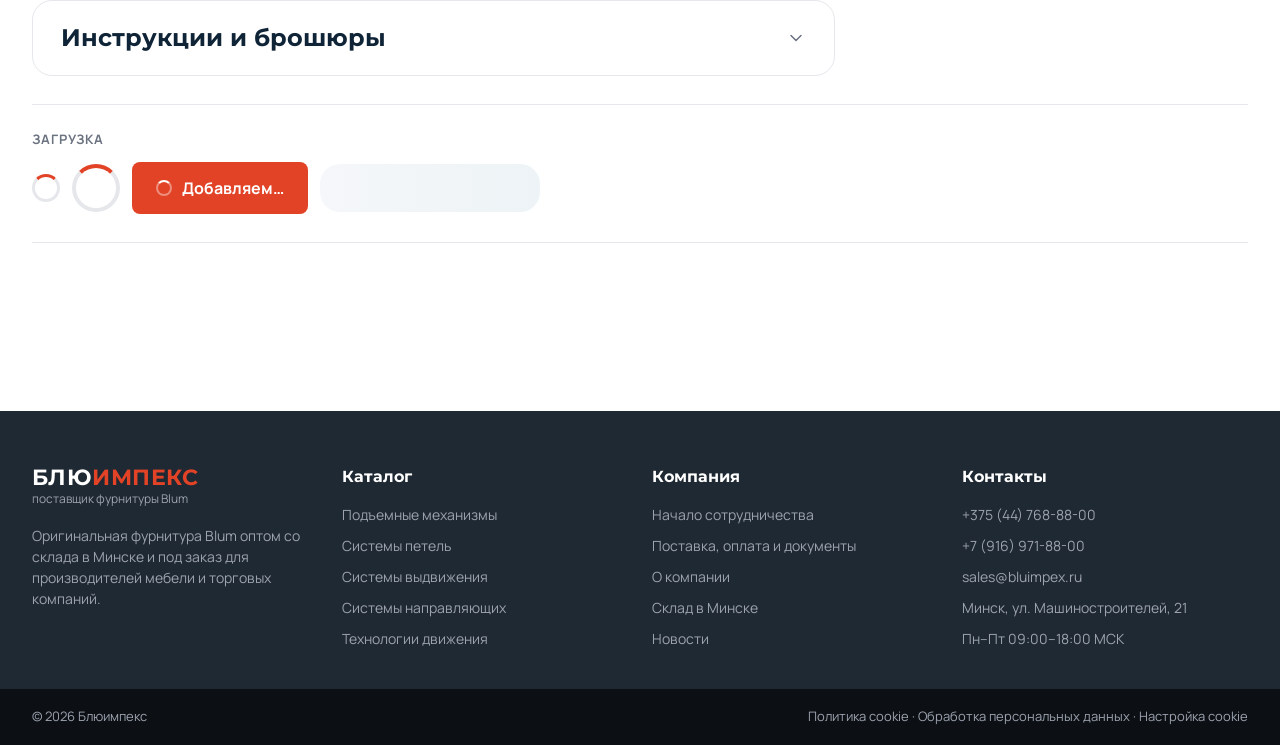
<file: bluimpex-catalog/design/ui.html>
<!doctype html>
<html lang="ru">
<head>
  <meta charset="utf-8">
  <meta name="viewport" content="width=device-width, initial-scale=1">
  <title>Блюимпекс — страница элементов</title>
  <link rel="preconnect" href="https://fonts.googleapis.com">
  <link href="https://fonts.googleapis.com/css2?family=Manrope:wght@400;500;600;700;800&family=Montserrat:wght@600;700;800&display=swap" rel="stylesheet">
  <link rel="stylesheet" href="assets/styles.css?v=10">
  <script src="https://mcp.figma.com/mcp/html-to-design/capture.js" async></script>
</head>
<body>
  <div class="topbar">
    <div class="container">
      <span class="topbar__item">БЛЮИМПЕКС · страница элементов</span>
      <span class="topbar__spacer"></span>
      <label class="topbar__item">Предпросмотр
        <select class="topbar__select" data-preview>
          <option value="ui.html" selected>ui.html — элементы</option>
          <option value="index.html">index.html — карта прототипа</option>
          <option value="catalog.html">catalog.html — каталог</option>
          <option value="section.html">section.html — раздел</option>
          <option value="list.html">list.html — список товаров</option>
          <option value="product.html">product.html — карточка</option>
          <option value="login.html">login.html — вход</option>
          <option value="register.html">register.html — регистрация</option>
          <option value="profile.html">profile.html — профиль</option>
          <option value="cart.html">cart.html — корзина</option>
          <option value="orders.html">orders.html — заказы</option>
        </select>
      </label>
      <a class="topbar__item" href="index.html">Все страницы</a>
    </div>
  </div>

  <main class="container sg">
    <section class="sg-block">
      <p class="sg-label">Цвета</p>
      <div class="sg-swatches">
        <div class="swatch swatch--navy"><div class="swatch__chip"></div><div class="swatch__name">Navy 900</div><div class="swatch__hex">#0F2437</div></div>
        <div class="swatch swatch--text"><div class="swatch__chip"></div><div class="swatch__name">Текст</div><div class="swatch__hex">#1F2933</div></div>
        <div class="swatch swatch--muted"><div class="swatch__chip"></div><div class="swatch__name">Вторичный</div><div class="swatch__hex">#6B7280</div></div>
        <div class="swatch swatch--accent"><div class="swatch__chip"></div><div class="swatch__name">Акцент</div><div class="swatch__hex">#E24326</div></div>
        <div class="swatch swatch--accent-dark"><div class="swatch__chip"></div><div class="swatch__name">Акцент тёмный</div><div class="swatch__hex">#C7381E</div></div>
        <div class="swatch swatch--cool"><div class="swatch__chip"></div><div class="swatch__name">Фон холодный</div><div class="swatch__hex">#EDF3F6</div></div>
        <div class="swatch swatch--surface"><div class="swatch__chip"></div><div class="swatch__name">Фон светлый</div><div class="swatch__hex">#F5F7FA</div></div>
        <div class="swatch swatch--white"><div class="swatch__chip"></div><div class="swatch__name">Белый</div><div class="swatch__hex">#FFFFFF</div></div>
      </div>
    </section>

    <section class="sg-block">
      <p class="sg-label">Заголовки · Montserrat</p>
      <h1>Title 1 | Заголовок 1 | H1</h1>
      <h2>Title 2 | Заголовок 2 | H2</h2>
      <h3>Title 3 | Заголовок 3 | H3</h3>
      <h4>Title 4 | Заголовок 4 | H4</h4>
      <h5>Title 5 | Заголовок 5 | H5</h5>
      <h6>Title 6 | Заголовок 6 | H6</h6>
    </section>

    <section class="sg-block">
      <p class="sg-label">Текст · Manrope</p>
      <p>Оригинальная фурнитура Blum оптом со склада в Минске и под заказ — для производителей мебели и торговых компаний в Беларуси и России. Цены указаны без НДС и доступны в личном кабинете.</p>
      <div class="sg-split">
        <div>
          <h3>Обычный текст</h3>
          <p>Подъёмные механизмы, петли, системы выдвижения и направляющие. Каждая позиция приходит из 1С: артикул, товарный ID, характеристики, наличие и цена по прейскуранту клиента.</p>
        </div>
        <div>
          <h3>Текст с форматированием</h3>
          <p>Подъёмные механизмы, <strong>петли</strong>, системы выдвижения и направляющие. Каждая позиция приходит из 1С: <a href="#">артикул</a>, товарный ID, характеристики, наличие и цена по прейскуранту клиента.</p>
        </div>
      </div>
    </section>

    <section class="sg-block">
      <p class="sg-label">Цитаты</p>
      <div class="sg-split">
        <blockquote>Цены и оформление заказов доступны в личном кабинете. Только для юридических лиц и ИП.</blockquote>
        <blockquote><em>Личный кабинет активирует менеджер после проверки регистрационных данных.</em></blockquote>
      </div>
    </section>

    <section class="sg-block">
      <p class="sg-label">Списки</p>
      <div class="sg-split">
        <div>
          <h3>Ненумерованный</h3>
          <ul><li>Подъёмные механизмы</li><li>Системы петель</li><li>Системы выдвижения</li><li>Системы направляющих</li></ul>
        </div>
        <div>
          <h3>Нумерованный</h3>
          <ol><li>Регистрация компании</li><li>Проверка менеджером</li><li>Активация кабинета</li><li>Доступ к ценам</li></ol>
        </div>
      </div>
    </section>

    <section class="sg-block">
      <p class="sg-label">Таблица</p>
      <table>
        <thead><tr><th>Артикул</th><th>ID</th><th>Наименование</th><th>Наличие</th><th>Цена, без НДС</th></tr></thead>
        <tbody>
          <tr><td>71B3550</td><td>08884623</td><td>CLIP top BLUMOTION петля 110°</td><td><span class="stock stock--in">В наличии</span></td><td>395,00 RUB</td></tr>
          <tr><td>173L6100</td><td>07481175</td><td>CLIP ответная планка, 0 мм</td><td><span class="stock stock--wait">Ожидается</span></td><td>32,00 RUB</td></tr>
          <tr><td>70T3504</td><td>09003173</td><td>Заглушка на чашку петли</td><td><span class="stock stock--unknown">Уточняйте</span></td><td>22,00 RUB</td></tr>
        </tbody>
      </table>
    </section>

    <section class="sg-block">
      <p class="sg-label">Плашки</p>
      <div class="sg-row">
        <span class="badge badge--hit">Хит продаж</span>
        <span class="badge badge--special">Спецпредложение</span>
        <span class="badge badge--sale">Акция</span>
        <span class="badge badge--new">Новинка</span>
        <span class="badge badge--discount">Скидка 15 %</span>
      </div>
    </section>

    <section class="sg-block">
      <p class="sg-label">Кнопки</p>
      <h3>Без состояния</h3>
      <div class="sg-row"><button class="btn btn--primary">В корзину</button><button class="btn btn--navy">Каталог</button><button class="btn btn--outline">Подробнее</button><button class="btn btn--ghost">Сбросить</button><a class="btn-nav" href="#"><span class="btn-nav__label">Смотреть каталог</span><span class="btn-nav__arrow"><i data-icon="arrowRight"></i></span></a></div>
      <h3>При наведении</h3>
      <div class="sg-row"><button class="btn btn--primary is-hover">В корзину</button><button class="btn btn--outline is-hover">Подробнее</button></div>
      <h3>В фокусе</h3>
      <div class="sg-row"><button class="btn btn--primary is-focus">В корзину</button><button class="btn btn--outline is-focus">Подробнее</button></div>
      <h3>Отключённая</h3>
      <div class="sg-row"><button class="btn btn--primary" disabled>В корзину</button><button class="btn btn--outline" disabled>Подробнее</button></div>
    </section>

    <section class="sg-block sg-dark">
      <p class="sg-label">Кнопки на тёмном фоне</p>
      <div class="sg-row"><button class="btn btn--primary">В корзину</button><button class="btn btn--primary is-hover">При наведении</button><button class="btn btn--outline">Контурная</button><button class="btn btn--outline is-hover">Контурная, наведение</button><button class="btn btn--primary" disabled>Отключённая</button></div>
    </section>

    <section class="sg-block">
      <p class="sg-label">Формы</p>
      <form class="form">
        <div class="form__row">
          <label class="field"><span class="field__label">Ваше имя<i>*</i></span><input type="text" placeholder="Ваше Имя"></label>
          <label class="field"><span class="field__label">E-mail<i>*</i></span><input type="email" placeholder="name@company.ru"></label>
        </div>
        <label class="field is-error"><span class="field__label">Телефон<i>*</i></span><input type="tel" value="abc"><span class="field__error">Введите номер с кодом страны</span></label>
        <label class="field"><span class="field__label">Комментарий</span><textarea rows="3" placeholder="Уточнение к заявке"></textarea></label>
        <label class="form__check"><input type="checkbox" checked><span>Согласен на обработку персональных данных</span></label>
        <label class="form__check"><input type="checkbox"><span>Хочу получать новости о наличии</span></label>
        <div class="sg-row"><button class="btn btn--primary" type="button">Отправить</button><button class="btn btn--outline" type="reset">Очистить</button></div>
      </form>
    </section>

    <section class="sg-block">
      <p class="sg-label">Аккордеон</p>
      <div class="collapse is-open">
        <h3><button class="collapse__btn" type="button" data-collapse aria-expanded="true">Характеристики<i data-icon="chevronDown"></i></button></h3>
        <div class="collapse__body"><p>Угол открывания 110°, механизм закрывания BLUMOTION, крепление чашки на саморезы.</p></div>
      </div>
      <div class="collapse">
        <h3><button class="collapse__btn" type="button" data-collapse aria-expanded="false">Инструкции и брошюры<i data-icon="chevronDown"></i></button></h3>
        <div class="collapse__body"><p>Таблица исполнений, инструкция по монтажу, обзор изделий Blum.</p></div>
      </div>
    </section>

    <section class="sg-block">
      <p class="sg-label">Загрузка</p>
      <div class="sg-row">
        <span class="loader" role="status" aria-label="Загрузка"></span>
        <span class="loader loader--lg" role="status" aria-label="Загрузка"></span>
        <button class="btn btn--primary" type="button"><span class="loader"></span>Добавляем…</button>
        <div class="skeleton skeleton--bar"></div>
      </div>
    </section>
  </main>

  <div data-include="footer"></div>
  <script src="assets/app.js?v=10"></script>
</body>
</html>
</file>
<file: bluimpex-catalog/design/assets/styles.css>
/* BLUIMPEX — каталог и карточка товара. Токены соответствуют UI Kit в Figma. */
:root {
  --navy-900: #0f2437;
  --navy-800: #1d3a55;
  --navy-700: #2b3e4e;
  --navy-500: #445668;
  --accent-500: #e24326;
  --accent-600: #c7381e;
  --accent-50: #fdece8;
  --text: #1f2933;
  --muted: #6b7280;
  --muted-on-dark: #9ca3af;
  --surface: #f5f7fa;
  --surface-cool: #edf3f6;
  --surface-cool-hover: #dce7ed;
  --surface-warm: #f3f0ea;
  --border: #e5e7eb;
  --white: #fff;
  --success: #1f8a4c;
  --success-bg: #e7f5ec;
  --warning: #a15c07;
  --warning-bg: #fdf3e2;
  --focus: #2f6fed;
  --footer: #1f2933;
  --bottom-bar: #0c1014;

  --font-head: "Montserrat", system-ui, sans-serif;
  --font-body: "Manrope", system-ui, sans-serif;

  --radius-s: 8px;
  --radius-m: 12px;
  --radius-l: 20px;
  --shadow-s: 0 1px 2px rgba(15, 36, 55, .06), 0 2px 8px rgba(15, 36, 55, .05);
  --shadow-m: 0 8px 28px rgba(15, 36, 55, .12);
  --container: 1312px;
  --header-h: 72px;
  /* Сетка: 12 колонок, колонка = (контент − 11 × gutter) / 12 */
  --grid-cols: 12;
  --grid-gutter: 24px;
  --grid-margin: 32px;
}

* { box-sizing: border-box; }
[hidden] { display: none !important; }
html { scroll-behavior: smooth; scroll-padding-top: calc(var(--header-h) + 24px); }
body {
  margin: 0;
  font: 400 16px/1.5 var(--font-body);
  color: var(--text);
  background: var(--white);
  overflow-x: hidden;
}
img { max-width: 100%; display: block; }
a { color: inherit; text-decoration: none; }
button, input, select { font: inherit; color: inherit; }
button { cursor: pointer; }
:focus-visible { outline: 2px solid var(--focus); outline-offset: 2px; border-radius: 4px; }
.sr-only { position: absolute; width: 1px; height: 1px; overflow: hidden; clip: rect(0 0 0 0); white-space: nowrap; }

.container { width: 100%; max-width: calc(var(--container) + 64px); margin: 0 auto; padding: 0 32px; }
.icon { width: 20px; height: 20px; flex: none; stroke: currentColor; fill: none; stroke-width: 1.8; stroke-linecap: round; stroke-linejoin: round; }
.icon--s { width: 16px; height: 16px; }
.icon--l { width: 24px; height: 24px; }

/* ---------- Typography: базовые теги, без служебных классов ---------- */
h1, h2, h3, h4, h5, h6,
.h1, .h2, .h3, .h4, .h5, .h6 { font-family: var(--font-head); color: var(--navy-900); margin: 0; font-weight: 700; }
h1, .h1 { font-size: 46px; line-height: 1.15; }
h2, .h2 { font-size: 32px; line-height: 1.2; }
h3, .h3 { font-size: 24px; line-height: 1.25; }
h4, .h4 { font-size: 20px; line-height: 1.3; }
h5, .h5 { font-size: 18px; line-height: 1.35; }
h6, .h6 { font-size: 16px; line-height: 1.4; }
:is(h1, h2, h3, h4, h5, h6) + :is(h1, h2, h3, h4, h5, h6) { margin-top: 8px; }
p { margin: 0 0 12px; }
p:last-child { margin-bottom: 0; }
strong, b { font-weight: 700; }
main :is(p, li, dd, blockquote) a { color: var(--accent-500); font-weight: 600; }
main :is(p, li, dd, blockquote) a:hover { text-decoration: underline; }
blockquote { margin: 0; padding: 4px 0 4px 20px; border-left: 3px solid var(--accent-500); color: var(--navy-700); }
blockquote em { font-style: italic; }
ul, ol { margin: 0 0 12px; padding-left: 20px; }
ul:last-child, ol:last-child { margin-bottom: 0; }
table { width: 100%; border-collapse: collapse; font-size: 15px; }
th, td { padding: 12px 16px; text-align: left; border-bottom: 1px solid var(--border); vertical-align: middle; }
th { font-size: 13px; font-weight: 700; color: var(--muted); }
.muted { color: var(--muted); }
.caption { font-size: 14px; font-weight: 500; color: var(--muted); }
.caption b { color: var(--navy-900); }

/* ---------- Buttons (Button / Desktop из кита) ---------- */
.btn {
  display: inline-flex; align-items: center; justify-content: center; gap: 10px;
  height: 52px; padding: 0 24px; border: 0; border-radius: var(--radius-s);
  font: 700 16px/1 var(--font-body); white-space: nowrap;
  transition: background .15s, color .15s, border-color .15s;
}
.btn--primary { background: var(--accent-500); color: var(--white); }
.btn--primary:hover { background: var(--accent-600); }
.btn--navy { background: var(--navy-900); color: var(--white); }
.btn--navy:hover { background: var(--navy-800); }
.btn--outline { background: var(--white); color: var(--navy-900); border: 1.5px solid var(--border); }
.btn--outline:hover { border-color: var(--navy-900); }
.btn--ghost { background: var(--surface-cool); color: var(--navy-900); }
.btn--ghost:hover { background: var(--surface-cool-hover); }
.btn--s { height: 40px; padding: 0 16px; font-size: 14px; }
.btn--block { width: 100%; }
.btn[disabled], .btn.is-loading { background: var(--border); color: var(--muted-on-dark); cursor: not-allowed; }

/* Кнопка-переход: стрелка в отдельном фрейме, как «Смотреть весь каталог» */
.btn-nav { display: inline-flex; align-items: stretch; gap: 4px; font: 700 16px/1 var(--font-body); }
.btn-nav__label { display: flex; align-items: center; padding: 0 24px; height: 52px; border-radius: var(--radius-s); background: var(--accent-500); color: var(--white); }
.btn-nav__arrow { display: grid; place-items: center; width: 52px; height: 52px; border-radius: var(--radius-s); background: var(--accent-500); color: var(--white); }
.btn-nav:hover .btn-nav__label, .btn-nav:hover .btn-nav__arrow { background: var(--accent-600); }
.btn-nav--light .btn-nav__label, .btn-nav--light .btn-nav__arrow { background: var(--surface-cool); color: var(--navy-900); }
.btn-nav--light:hover .btn-nav__label, .btn-nav--light:hover .btn-nav__arrow { background: var(--surface-cool-hover); }

.icon-btn {
  display: inline-grid; place-items: center; width: 40px; height: 40px; border-radius: 50%;
  border: 1px solid var(--border); background: var(--white); color: var(--navy-900);
  transition: color .15s, border-color .15s, background .15s;
}
.icon-btn:hover { border-color: var(--navy-900); }
.icon-btn[aria-pressed="true"] { color: var(--accent-500); border-color: var(--accent-500); }
.icon-btn[aria-pressed="true"] .icon { fill: currentColor; }

.link { color: var(--accent-500); font-weight: 600; }
.link:hover { text-decoration: underline; }

/* ---------- Header ---------- */
.topbar { background: var(--navy-900); color: var(--muted-on-dark); font-size: 14px; }
.topbar .container { display: flex; align-items: center; gap: 28px; height: 40px; }
.topbar a:hover { color: var(--white); }
.topbar__item { display: inline-flex; align-items: center; gap: 6px; }
.topbar__spacer { flex: 1; }
.topbar__messengers { display: flex; gap: 8px; }
.topbar__messengers a { display: grid; place-items: center; width: 26px; height: 26px; border-radius: 50%; background: var(--navy-700); color: var(--white); font: 700 10px/1 var(--font-body); }

.header { position: sticky; top: 0; z-index: 40; background: var(--white); border-bottom: 1px solid var(--border); }
.header__row { display: grid; grid-template-columns: repeat(12, minmax(0, 1fr)); column-gap: var(--grid-gutter); align-items: center; height: var(--header-h); }
.header__brand { grid-column: span 3; display: flex; align-items: center; gap: 12px; min-width: 0; }
.logo { display: flex; flex-direction: column; line-height: 1; }
.logo__name { font: 700 22px/1 var(--font-head); color: var(--navy-900); letter-spacing: .02em; }
.logo__name span { color: var(--accent-500); }
.logo__desc { font-size: 12px; color: var(--muted); margin-top: 4px; }
.header__catalog { height: 48px; padding: 0 16px; }
.search { position: relative; grid-column: span 6; min-width: 0; }
.search input { width: 100%; height: 48px; padding: 0 48px 0 16px; border: 1.5px solid var(--border); border-radius: var(--radius-s); background: var(--surface); }
.search input:focus { outline: none; border-color: var(--navy-900); background: var(--white); }
.search .icon { position: absolute; right: 16px; top: 14px; color: var(--muted); }
.header__actions { grid-column: span 3; display: flex; gap: 20px; justify-self: end; }
.header__action { position: relative; display: flex; flex-direction: column; align-items: center; gap: 4px; border: 0; background: none; padding: 0; cursor: pointer; font-size: 12px; font-weight: 600; font-family: inherit; color: var(--navy-900); }
.header__action:hover, .account-menu.is-open .header__action { color: var(--accent-500); }
.header__badge { position: absolute; top: -6px; right: 2px; min-width: 18px; height: 18px; padding: 0 5px; border-radius: 9px; background: var(--accent-500); color: var(--white); font-size: 11px; line-height: 18px; text-align: center; }
.header__badge[hidden] { display: none; }

.account-menu { position: relative; }
.account-menu__panel {
  display: none; position: absolute; top: calc(100% + 14px); right: -8px; z-index: 60;
  width: 300px; padding: 18px 18px 8px; border: 1px solid var(--border); border-radius: var(--radius-l);
  background: var(--white); box-shadow: var(--shadow-m); text-align: left;
}
.account-menu.is-open .account-menu__panel { display: block; }
.account-menu__title { display: flex; align-items: center; gap: 8px; margin-bottom: 16px; font: 700 18px/1.2 var(--font-head); color: var(--navy-900); }
.account-menu__title .icon { color: var(--accent-500); }
.account-menu__guest, .account-menu__body, .account-menu__body > [data-for] { flex-direction: column; align-items: stretch; gap: 0; }
.account-menu__guest { gap: 10px; }
.account-menu__guest p, .account-menu__status { margin: 0 0 12px; font-size: 13px; font-weight: 500; line-height: 1.45; color: var(--navy-500); }
.account-menu__label { margin: 4px 0 8px; font-size: 14px; font-weight: 600; color: var(--navy-900); }
.seg { display: grid; grid-template-columns: 1fr 1fr; gap: 8px; margin-bottom: 16px; }
.seg--3 { grid-template-columns: repeat(3, 1fr); }
.seg button { height: 40px; border: 0; border-radius: var(--radius-s); background: var(--surface); font-weight: 700; color: var(--navy-700); }
.seg button.is-active { background: var(--accent-500); color: var(--white); }
.account-menu__nav { display: grid; margin: 4px 0 8px; }
.account-menu__link { display: flex; align-items: center; min-height: 46px; border-top: 1px solid var(--border); font-weight: 600; font-size: 15px; color: var(--navy-900); }
.account-menu__link:hover, .account-menu__link.is-active { color: var(--accent-500); }
.menu-row { border-top: 1px solid var(--border); }
.menu-row .container { display: flex; gap: 32px; height: 44px; align-items: center; font-weight: 600; font-size: 15px; color: var(--navy-900); }
.menu-row a { display: inline-flex; align-items: center; gap: 4px; }
.menu-row a:hover { color: var(--accent-500); }
.burger { display: none; }

/* ---------- Breadcrumbs ---------- */
.crumbs { display: flex; flex-wrap: wrap; align-items: center; gap: 6px; padding: 24px 0 16px; font-size: 14px; color: var(--muted); }
.crumbs a:hover { color: var(--accent-500); }
.crumbs__sep { color: var(--border); }
.crumbs__current { color: var(--navy-900); font-weight: 600; }
.crumb { position: relative; display: inline-flex; align-items: center; gap: 2px; }
.crumb__toggle { display: inline-grid; place-items: center; width: 22px; height: 22px; padding: 0; border: 0; border-radius: 4px; background: transparent; color: var(--muted); }
.crumb__toggle:hover { background: var(--surface-cool); }
.crumb__menu {
  position: absolute; top: calc(100% + 6px); left: -8px; z-index: 30; min-width: 260px; padding: 8px;
  background: var(--white); border: 1px solid var(--border); border-radius: var(--radius-m); box-shadow: var(--shadow-m);
  opacity: 0; visibility: hidden; transform: translateY(-4px); transition: .15s;
}
.crumb__menu a { display: block; padding: 8px 12px; border-radius: 6px; color: var(--text); }
.crumb__menu a:hover { background: var(--surface-cool); color: var(--navy-900); }
.crumb__menu a.is-active { color: var(--accent-500); font-weight: 600; }
.crumb:hover .crumb__menu, .crumb:focus-within .crumb__menu, .crumb.is-open .crumb__menu { opacity: 1; visibility: visible; transform: none; }

.page-head { display: flex; align-items: flex-end; justify-content: space-between; gap: 24px; padding-bottom: 32px; }
.page-head--intro { padding-top: 48px; }
.page-head--intro h1 { margin-top: 8px; }
.page-head--intro + p { max-width: 760px; margin: 0 0 40px; }
.page-head__count { color: var(--muted); font-size: 16px; white-space: nowrap; }

/* ---------- Section cards ---------- */
.section-grid { display: grid; grid-template-columns: repeat(3, minmax(0, 1fr)); gap: var(--grid-gutter); }
.section-grid--4 { grid-template-columns: repeat(4, minmax(0, 1fr)); }
.section-card { display: flex; flex-direction: column; border-radius: var(--radius-l); background: var(--surface-cool); overflow: hidden; transition: box-shadow .2s; }
.section-card:hover { box-shadow: var(--shadow-m); }
.section-card__media { position: relative; display: block; aspect-ratio: 4 / 3; overflow: hidden; }
.section-card__media .ph { height: 100%; transition: transform .4s; }
.section-card:hover .section-card__media .ph { transform: scale(1.03); }
.section-card__body { display: flex; flex-direction: column; gap: 14px; padding: 22px 24px 26px; flex: 1; }
.section-card__title { display: flex; align-items: center; justify-content: space-between; gap: 12px; font: 700 20px/1.3 var(--font-head); color: var(--navy-900); }
.section-card__title:hover { color: var(--accent-500); }
.section-card__arrow { display: grid; place-items: center; width: 36px; height: 36px; flex: none; border-radius: var(--radius-s); background: var(--accent-500); color: var(--white); }
.section-card__links { display: flex; flex-direction: column; gap: 8px; margin: 0; padding: 0; list-style: none; }
.section-card__links a { display: inline-flex; align-items: center; gap: 10px; font-size: 15px; color: var(--text); }
.section-card__links a::before { content: ""; width: 6px; height: 6px; border-radius: 50%; background: var(--accent-500); flex: none; }
.section-card__links a:hover { color: var(--accent-500); }
.section-card__count { margin-top: auto; font-size: 13px; color: var(--muted); }
.section-card--cta { background: var(--navy-900); color: var(--white); justify-content: space-between; padding: 32px; }
.section-card--cta h2 { color: var(--white); margin-bottom: 12px; font-size: 24px; line-height: 1.25; }
.section-card--cta p { margin: 0; color: var(--muted-on-dark); }
.section-card--cta .btn-nav { margin-top: 24px; }

/* Подраздел: плитка с заголовком на фото */
.sub-card { position: relative; display: flex; flex-direction: column; border-radius: var(--radius-l); overflow: hidden; background: var(--surface-cool); }
.sub-card__media { display: block; aspect-ratio: 16 / 10; }
.sub-card__body { display: flex; flex-direction: column; gap: 12px; padding: 20px 24px 24px; }
.sub-card__chips { display: flex; flex-wrap: wrap; gap: 8px; }
.chip {
  display: inline-flex; align-items: center; gap: 6px; height: 36px; padding: 0 14px; border-radius: 18px;
  background: var(--white); border: 1px solid var(--border); font-size: 14px; font-weight: 600; color: var(--navy-900);
}
.chip:hover { border-color: var(--accent-500); color: var(--accent-500); }
.chip--active { background: var(--navy-900); color: var(--white); border-color: var(--navy-900); }

/* Изображения-заглушки (реальные фото подставляются контент-менеджером) */
.ph {
  position: relative; display: grid; place-items: center; width: 100%; height: 100%;
  background: linear-gradient(135deg, #e3ebf0 0%, #cfdbe3 100%); color: var(--navy-500);
}
.ph--warm { background: linear-gradient(135deg, #efe6d8 0%, #dccbb1 100%); color: #7a6446; }
.ph--white { background: var(--white); }
.ph--video { background: var(--navy-900); color: var(--white); }
.ph svg { width: 42%; max-width: 160px; height: auto; opacity: .75; }
.ph__label { position: absolute; left: 12px; bottom: 10px; font-size: 11px; font-weight: 600; letter-spacing: .04em; text-transform: uppercase; opacity: .7; }

/* ---------- SEO text ---------- */
.seo { margin: 72px 0 0; padding: 40px 48px; border-radius: var(--radius-l); background: var(--surface); color: var(--text); }
.seo h2 { margin-bottom: 16px; }
.seo p { margin: 0 0 12px; max-width: 920px; color: var(--navy-500); }
.seo__more { border: 0; background: none; padding: 0; }

/* ---------- Listing ---------- */
.listing { display: grid; grid-template-columns: repeat(12, minmax(0, 1fr)); gap: var(--grid-gutter); align-items: start; }
.listing > * { min-width: 0; }
.listing > .filters { grid-column: span 3; }
.listing > div { grid-column: span 9; }
.filters { position: sticky; top: calc(var(--header-h) + 16px); border: 1px solid var(--border); border-radius: var(--radius-l); background: var(--white); }
.filters__head { display: flex; align-items: center; justify-content: space-between; padding: 20px 20px 12px; }
.filters__title { font: 700 18px/1.2 var(--font-head); color: var(--navy-900); }
.filters__close { display: none; }
.filter { border-top: 1px solid var(--border); }
.filter__btn { display: flex; align-items: center; justify-content: space-between; width: 100%; padding: 16px 20px; border: 0; background: none; font-weight: 600; text-align: left; color: var(--navy-900); }
.filter__btn .icon { transition: transform .2s; color: var(--muted); }
.filter.is-open .filter__btn .icon { transform: rotate(180deg); }
.filter__badge { margin-left: auto; margin-right: 8px; min-width: 20px; height: 20px; border-radius: 10px; background: var(--accent-500); color: var(--white); font-size: 12px; line-height: 20px; text-align: center; }
.filter__body { display: none; padding: 0 20px 16px; }
.filter.is-open .filter__body { display: flex; flex-direction: column; gap: 10px; }
.check { display: flex; align-items: center; gap: 10px; font-size: 15px; cursor: pointer; }
.check input { width: 18px; height: 18px; accent-color: var(--accent-500); }
.check__count { margin-left: auto; font-size: 13px; color: var(--muted); }
.filters__foot { display: flex; flex-direction: column; gap: 8px; padding: 16px 20px 20px; border-top: 1px solid var(--border); }

.toolbar { display: flex; flex-wrap: wrap; align-items: center; gap: 12px; margin-bottom: 16px; }
.toolbar__label { font-size: 14px; color: var(--muted); }
.sort { display: flex; flex-wrap: wrap; gap: 8px; }
.sort .chip { height: 34px; font-size: 13px; cursor: pointer; }
.sort .chip[hidden] { display: none; }
.toolbar__filters-btn { display: none; }
.applied { display: flex; flex-wrap: wrap; gap: 8px; margin-bottom: 20px; }
.applied__chip { display: inline-flex; align-items: center; gap: 6px; height: 32px; padding: 0 10px 0 12px; border: 0; border-radius: 16px; background: var(--surface-cool); font-size: 13px; color: var(--navy-900); }
.applied__chip:hover { background: var(--surface-cool-hover); }
.applied__reset { border: 0; background: none; font-size: 13px; font-weight: 600; color: var(--accent-500); }

.products { display: grid; grid-template-columns: repeat(3, minmax(0, 1fr)); gap: var(--grid-gutter); }

/* ---------- Product card ---------- */
.p-card { position: relative; display: flex; flex-direction: column; padding: 16px; border: 1px solid var(--border); border-radius: var(--radius-l); background: var(--white); transition: box-shadow .2s, border-color .2s; }
.p-card:hover { box-shadow: var(--shadow-m); border-color: transparent; }
.p-card__media { position: relative; display: block; aspect-ratio: 1 / 1; border-radius: var(--radius-m); overflow: hidden; background: var(--surface); }
.p-card__badges { position: absolute; top: 10px; left: 10px; z-index: 2; display: flex; flex-wrap: wrap; gap: 6px; max-width: 70%; }
.p-card__tools { position: absolute; top: 10px; right: 10px; z-index: 2; display: flex; flex-direction: column; gap: 8px; }
.p-card__tools .icon-btn { width: 36px; height: 36px; box-shadow: var(--shadow-s); border-color: transparent; }
.p-card__visual { position: relative; }
.p-card__quick { position: absolute; left: 50%; bottom: 12px; z-index: 2; transform: translate(-50%, 8px); opacity: 0; pointer-events: none; transition: .2s; }
.p-card:hover .p-card__quick, .p-card__quick:focus-visible { opacity: 1; pointer-events: auto; transform: translate(-50%, 0); }
@media (hover: none) { .p-card__quick { opacity: 1; pointer-events: auto; transform: translate(-50%, 0); } }
.p-card__body { display: flex; flex-direction: column; gap: 8px; padding-top: 14px; flex: 1; }
.p-card__title { font-weight: 600; font-size: 15px; line-height: 1.4; color: var(--navy-900); display: -webkit-box; -webkit-line-clamp: 3; -webkit-box-orient: vertical; overflow: hidden; }
.p-card__title:hover { color: var(--accent-500); }
.p-card__codes { display: flex; flex-wrap: wrap; gap: 4px 14px; font-size: 12px; color: var(--muted); }
.p-card__codes b { color: var(--text); font-weight: 600; }
.p-card__foot { display: flex; flex-direction: column; gap: 12px; margin-top: auto; padding-top: 8px; }

.badge { display: inline-flex; align-items: center; height: 24px; padding: 0 8px; border-radius: 6px; font-size: 12px; font-weight: 700; color: var(--white); background: var(--accent-500); white-space: nowrap; }
.badge--hit { background: var(--navy-900); }
.badge--special { background: #7c3aed; }
.badge--sale { background: var(--accent-500); }
.badge--new { background: var(--success); }
.badge--discount { background: #d9184b; }

.stock { display: inline-flex; align-items: center; gap: 6px; font-size: 13px; font-weight: 600; }
.stock::before { content: ""; width: 8px; height: 8px; border-radius: 50%; background: currentColor; }
.stock--in { color: var(--success); }
.stock--wait { color: var(--warning); }
.stock--unknown { color: var(--muted); }

.price { display: flex; align-items: baseline; flex-wrap: wrap; gap: 4px 8px; }
.price__value { font: 700 22px/1.1 var(--font-head); color: var(--navy-900); }
.price__old { font-size: 14px; color: var(--muted); text-decoration: line-through; }
.price__meta { width: 100%; font-size: 12px; color: var(--muted); }
.price__meta b { color: var(--navy-900); font-weight: 600; }

.buy { display: flex; gap: 8px; }
.qty { display: inline-flex; align-items: center; height: 44px; border: 1.5px solid var(--border); border-radius: var(--radius-s); background: var(--white); }
.qty button { width: 36px; height: 100%; border: 0; background: none; color: var(--navy-900); font-size: 18px; }
.qty button:hover { color: var(--accent-500); }
.qty input { width: 44px; height: 100%; border: 0; text-align: center; font-weight: 600; -moz-appearance: textfield; }
.qty input::-webkit-inner-spin-button { -webkit-appearance: none; }
.buy .btn { flex: 1; height: 44px; padding: 0 14px; font-size: 14px; }

/* Блок для гостя вместо цены */
.gate { display: flex; flex-direction: column; gap: 10px; padding: 14px; border-radius: var(--radius-m); background: var(--surface-cool); font-size: 13px; }
.gate__title { font-weight: 700; color: var(--navy-900); line-height: 1.35; }
.gate__sub { color: var(--muted); margin-top: -6px; }
.gate .btn { height: 40px; font-size: 14px; }
.gate__login { color: var(--muted); }
.gate__login a { color: var(--accent-500); font-weight: 600; }
.gate--pending { background: var(--warning-bg); }
.gate--pending .gate__title { color: var(--warning); }

/* Показ блоков по уровню доступа (в прототипе — переключателем режима) */
[data-for] { display: none !important; }
body[data-access="guest"] [data-for~="guest"],
body[data-access="pending"] [data-for~="pending"],
body[data-access="client"] [data-for~="client"] { display: flex !important; }
body[data-access="client"] .sort .chip[data-price] { display: inline-flex; }
body[data-access="client"] th[data-for~="client"],
body[data-access="client"] td[data-for~="client"] { display: table-cell !important; }

.more { display: flex; flex-direction: column; align-items: center; gap: 20px; margin-top: 32px; }
.pager { display: flex; gap: 6px; }
.pager a, .pager span { display: grid; place-items: center; min-width: 40px; height: 40px; padding: 0 6px; border-radius: var(--radius-s); border: 1px solid var(--border); font-weight: 600; font-size: 14px; color: var(--navy-900); }
.pager a:hover { border-color: var(--navy-900); }
.pager .is-current { background: var(--navy-900); color: var(--white); border-color: var(--navy-900); }

/* Состояния списка */
.state { display: flex; flex-direction: column; align-items: center; gap: 12px; padding: 56px 24px; border: 1px dashed var(--border); border-radius: var(--radius-l); text-align: center; color: var(--muted); }
.state__icon { display: grid; place-items: center; width: 56px; height: 56px; border-radius: 50%; background: var(--surface-cool); color: var(--navy-500); }
.state__icon--alert { color: var(--accent-500); }
.products .skeleton { min-height: 300px; }
.state h3 { font-size: 18px; }
.skeleton { border-radius: var(--radius-l); background: linear-gradient(90deg, var(--surface) 0%, var(--surface-cool) 50%, var(--surface) 100%); background-size: 200% 100%; animation: sk 1.4s infinite; }
@keyframes sk { to { background-position: -200% 0; } }

/* ---------- Modals ---------- */
.modal { position: fixed; inset: 0; z-index: 100; display: none; align-items: center; justify-content: center; padding: 24px; background: rgba(12, 16, 20, .55); }
.modal.is-open { display: flex; }
.modal__dialog { position: relative; width: 100%; max-width: 980px; max-height: calc(100vh - 48px); overflow: auto; padding: 32px; border-radius: var(--radius-l); background: var(--white); box-shadow: var(--shadow-m); }
.modal__dialog--s { max-width: 520px; }
.modal__close { position: absolute; top: 16px; right: 16px; }
.modal__actions { display: flex; gap: 12px; margin-top: 24px; }
.modal__actions .btn { flex: 1; }
.confirm__icon { display: grid; place-items: center; width: 52px; height: 52px; margin-bottom: 16px; border-radius: 50%; background: var(--warning-bg); color: var(--warning); }
.confirm p { margin: 12px 0 0; color: var(--navy-500); }

.quick { display: grid; grid-template-columns: repeat(2, minmax(0, 1fr)); gap: var(--grid-gutter); }
.quick .props { margin: 0; }
.quick__actions { display: flex; gap: 12px; align-items: center; flex-wrap: wrap; }
.quick__media { position: relative; aspect-ratio: 1 / 1; border-radius: var(--radius-m); overflow: hidden; background: var(--surface); }
.quick__info { display: flex; flex-direction: column; gap: 16px; }
.quick__title { font: 700 22px/1.3 var(--font-head); color: var(--navy-900); padding-right: 40px; }

/* ---------- Product page ---------- */
.product { display: grid; grid-template-columns: repeat(12, minmax(0, 1fr)); gap: var(--grid-gutter); align-items: start; }
.product > * { grid-column: span 6; min-width: 0; }
.product__title { font: 700 34px/1.2 var(--font-head); color: var(--navy-900); margin: 0 0 16px; }
.product__meta { display: flex; flex-wrap: wrap; align-items: center; gap: 12px 20px; margin-bottom: 24px; }

.gallery { position: sticky; top: calc(var(--header-h) + 16px); display: grid; grid-template-columns: 88px 1fr; gap: 16px; }
.gallery__thumbs { display: flex; flex-direction: column; gap: 10px; }
.gallery__thumb { position: relative; width: 88px; height: 88px; padding: 0; border: 2px solid transparent; border-radius: var(--radius-m); overflow: hidden; background: var(--surface); }
.gallery__thumb.is-active { border-color: var(--accent-500); }
.gallery__thumb-play { position: absolute; inset: 0; display: grid; place-items: center; background: rgba(15, 36, 55, .45); color: var(--white); }
.gallery__main { position: relative; aspect-ratio: 1 / 1; border-radius: var(--radius-l); overflow: hidden; background: var(--surface); }
.gallery__main [data-stage] { height: 100%; }
.gallery__main .ph--white { background: var(--surface); }
.gallery__badges { position: absolute; top: 16px; left: 16px; z-index: 2; display: flex; gap: 8px; }
.gallery__zoom { position: absolute; right: 16px; bottom: 16px; z-index: 2; display: inline-flex; align-items: center; gap: 8px; height: 36px; padding: 0 14px; border: 0; border-radius: 18px; background: rgba(255, 255, 255, .92); font-size: 13px; font-weight: 600; color: var(--navy-900); box-shadow: var(--shadow-s); }

.codes { display: flex; flex-wrap: wrap; gap: 8px; }
.code { display: inline-flex; align-items: center; gap: 8px; height: 36px; padding: 0 6px 0 12px; border-radius: var(--radius-s); background: var(--surface); font-size: 14px; }
.code span { color: var(--muted); }
.code b { font-weight: 700; color: var(--navy-900); font-variant-numeric: tabular-nums; }
.code button { display: grid; place-items: center; width: 28px; height: 28px; border: 0; border-radius: 6px; background: transparent; color: var(--muted); }
.code button:hover { background: var(--white); color: var(--accent-500); }
.code button.is-done { color: var(--success); }

.fav-btn { display: inline-flex; align-items: center; gap: 8px; height: 36px; padding: 0 14px; border: 1px solid var(--border); border-radius: 18px; background: var(--white); font-size: 14px; font-weight: 600; color: var(--navy-900); }
.fav-btn:hover { border-color: var(--navy-900); }
.fav-btn[aria-pressed="true"] { color: var(--accent-500); border-color: var(--accent-500); }
.fav-btn[aria-pressed="true"] .icon { fill: currentColor; }

.buybox { display: flex; flex-direction: column; gap: 16px; padding: 24px; border-radius: var(--radius-l); background: var(--surface-cool); }
.buybox .price__value { font-size: 34px; }
.buybox .buy .btn { height: 52px; font-size: 16px; }
.buybox .qty { height: 52px; }
.buybox__row { display: flex; flex-wrap: wrap; align-items: center; justify-content: space-between; gap: 12px; }

.props { display: grid; gap: 10px; margin: 24px 0; padding: 0; list-style: none; font-size: 15px; }
.props li { display: flex; gap: 8px; }
.props span { color: var(--muted); }
.props b { font-weight: 600; color: var(--navy-900); }

.quick-links { display: grid; grid-template-columns: repeat(2, minmax(0, 1fr)); gap: 8px; margin: 0 0 24px; padding: 0; list-style: none; }
.quick-links a { display: flex; align-items: center; gap: 10px; padding: 12px 14px; border: 1px solid var(--border); border-radius: var(--radius-m); font-weight: 600; font-size: 14px; color: var(--navy-900); }
.quick-links a:hover { border-color: var(--accent-500); color: var(--accent-500); }
.quick-links .icon { color: var(--accent-500); }

.tech { display: flex; flex-wrap: wrap; gap: 10px; margin-bottom: 24px; }
.tech__logo { display: inline-flex; flex-direction: column; justify-content: center; height: 44px; padding: 0 14px; border-radius: 6px; background: var(--accent-500); color: var(--white); font: 800 14px/1 var(--font-head); letter-spacing: .04em; }
.tech__logo small { font: 500 9px/1 var(--font-body); opacity: .85; margin-top: 3px; letter-spacing: 0; }
.tech__logo--navy { background: var(--navy-900); }

.benefits { display: grid; grid-template-columns: repeat(2, minmax(0, 1fr)); gap: 12px 24px; margin: 0 0 24px; padding: 20px 24px; border-radius: var(--radius-l); border: 1px solid var(--border); list-style: none; font-size: 14px; }
.benefits li { display: flex; gap: 10px; }
.benefits .icon { color: var(--accent-500); margin-top: 1px; }

.info-plates { display: flex; flex-direction: column; gap: 8px; margin-bottom: 24px; }
.info-plate { display: flex; gap: 12px; align-items: flex-start; padding: 14px 16px; border-radius: var(--radius-m); background: var(--surface); font-size: 14px; }
.info-plate .icon { color: var(--navy-500); margin-top: 1px; }
.info-plate a { color: var(--accent-500); font-weight: 600; }

/* Блоки ниже первого экрана */
.block { margin-top: 56px; }
.block__head { display: flex; align-items: center; justify-content: space-between; gap: 16px; margin-bottom: 24px; }
.collapse { border: 1px solid var(--border); border-radius: var(--radius-l); }
.collapse + .collapse { margin-top: 16px; }
.collapse__btn { display: flex; align-items: center; justify-content: space-between; width: 100%; padding: 22px 28px; border: 0; background: none; text-align: left; }
.collapse__btn .icon { transition: transform .2s; color: var(--muted); }
.collapse.is-open .collapse__btn .icon { transform: rotate(180deg); }
.collapse__body { display: none; padding: 0 28px 28px; }
.collapse.is-open .collapse__body { display: block; }

.kit { width: 100%; border-collapse: collapse; font-size: 14px; }
.kit th { padding: 0 12px 12px; text-align: left; font-weight: 600; color: var(--muted); border-bottom: 1px solid var(--border); }
.kit td { padding: 14px 12px; border-bottom: 1px solid var(--border); vertical-align: middle; }
.kit tr:last-child td { border-bottom: 0; }
.kit__item { display: flex; align-items: center; gap: 14px; }
.kit__thumb { width: 56px; height: 56px; flex: none; border-radius: var(--radius-s); overflow: hidden; background: var(--surface); }
.kit__name { font-weight: 600; color: var(--navy-900); }
.kit__name:hover { color: var(--accent-500); }
.kit__codes { font-size: 12px; color: var(--muted); }
.kit__num { white-space: nowrap; font-variant-numeric: tabular-nums; }
.kit__total td { font-weight: 700; color: var(--navy-900); }

.specs { display: grid; grid-template-columns: repeat(2, minmax(0, 1fr)); gap: 0 var(--grid-gutter); margin: 0; }
.specs div { display: grid; grid-template-columns: minmax(0, 1fr) minmax(0, 1fr); gap: 16px; padding: 12px 0; border-bottom: 1px solid var(--border); font-size: 15px; }
.specs dt { color: var(--muted); }
.specs dd { margin: 0; font-weight: 600; color: var(--navy-900); overflow-wrap: anywhere; }

.docs { display: grid; grid-template-columns: repeat(3, minmax(0, 1fr)); gap: var(--grid-gutter); }
.doc { display: flex; gap: 14px; padding: 18px; border-radius: var(--radius-m); background: var(--surface); }
.doc:hover { background: var(--surface-cool); }
.doc__icon { display: grid; place-items: center; width: 44px; height: 52px; flex: none; border-radius: 6px; background: var(--accent-500); color: var(--white); font-size: 11px; font-weight: 800; }
.doc__icon--video { background: var(--navy-900); }
.doc__title { font-weight: 700; color: var(--navy-900); }
.doc__desc { font-size: 13px; color: var(--muted); margin-top: 2px; }
.doc__meta { font-size: 12px; color: var(--navy-500); margin-top: 6px; font-weight: 600; }

.reco { display: flex; flex-direction: column; border: 1px solid var(--border); border-radius: var(--radius-l); }
.reco__row { display: grid; grid-template-columns: 80px minmax(0, 1fr) auto; gap: 20px; align-items: center; padding: 18px 24px; border-bottom: 1px solid var(--border); }
.reco__row:last-child { border-bottom: 0; }
.reco__thumb { width: 80px; height: 80px; border-radius: var(--radius-m); overflow: hidden; background: var(--surface); }
.reco__side { display: flex; align-items: center; gap: 16px; }
.reco__side .gate { flex-direction: row; align-items: center; padding: 10px 14px; }

.disclaimer { display: flex; gap: 14px; margin-top: 56px; padding: 20px 24px; border-radius: var(--radius-m); background: var(--surface); font-size: 13px; line-height: 1.6; color: var(--navy-500); }
.disclaimer p { margin: 0; }
.disclaimer .icon { color: var(--navy-500); margin-top: 2px; }
.disclaimer mark { background: var(--warning-bg); color: var(--warning); padding: 0 3px; border-radius: 3px; }

.carousel { display: grid; grid-auto-flow: column; grid-auto-columns: calc((100% - 3 * var(--grid-gutter)) / 4); gap: var(--grid-gutter); overflow-x: auto; scroll-snap-type: x mandatory; padding-bottom: 8px; }
.carousel > * { scroll-snap-align: start; }

/* Закрепленная панель покупки */
.sticky-buy { position: fixed; left: 0; right: 0; bottom: 0; z-index: 50; background: var(--white); border-top: 1px solid var(--border); box-shadow: 0 -8px 24px rgba(15, 36, 55, .08); transform: translateY(110%); transition: transform .25s; }
.sticky-buy.is-visible { transform: none; }
.sticky-buy .container { display: flex; align-items: center; gap: 24px; min-height: 80px; padding-top: 12px; padding-bottom: 12px; }
.sticky-buy__thumb { width: 56px; height: 56px; flex: none; border-radius: var(--radius-s); overflow: hidden; background: var(--surface); }
.sticky-buy__info { flex: 1; min-width: 0; }
.sticky-buy__title { font-weight: 700; color: var(--navy-900); white-space: nowrap; overflow: hidden; text-overflow: ellipsis; }
.sticky-buy__codes { font-size: 12px; color: var(--muted); }
.sticky-buy .price__value { font-size: 22px; }
.sticky-buy .buy .btn { min-width: 160px; }
.sticky-buy .gate { flex-direction: row; align-items: center; gap: 16px; padding: 10px 16px; }
.sticky-buy .gate__sub { margin: 0; }

/* Toast */
.toast { position: fixed; left: 50%; bottom: 104px; z-index: 120; display: flex; align-items: center; gap: 10px; padding: 12px 18px; border-radius: var(--radius-m); background: var(--navy-900); color: var(--white); font-size: 14px; font-weight: 600; box-shadow: var(--shadow-m); transform: translate(-50%, 20px); opacity: 0; pointer-events: none; transition: .2s; }
.toast.is-visible { transform: translate(-50%, 0); opacity: 1; }

/* ---------- Footer ---------- */
.footer { margin-top: 96px; background: var(--footer); color: var(--muted-on-dark); font-size: 14px; }
.footer__grid { display: grid; grid-template-columns: repeat(12, minmax(0, 1fr)); gap: var(--grid-gutter); padding-top: 56px; padding-bottom: 40px; }
.footer__grid > * { grid-column: span 3; min-width: 0; }
.footer .logo__name { color: var(--white); }
.footer .logo__desc { color: var(--muted-on-dark); }
.footer__lead { margin: 20px 0 0; max-width: 320px; }
.footer__title { font: 700 16px/1.3 var(--font-head); color: var(--white); margin-bottom: 16px; }
.footer ul { margin: 0; padding: 0; list-style: none; display: grid; gap: 10px; }
.footer a:hover { color: var(--white); }
.footer__bottom { background: var(--bottom-bar); }
.footer__bottom .container { display: flex; flex-wrap: wrap; justify-content: space-between; gap: 12px; padding-top: 18px; padding-bottom: 18px; font-size: 13px; }

/* ---------- Demo switcher (только для прототипа) ---------- */
.demo { position: fixed; right: 16px; bottom: 16px; z-index: 200; display: flex; flex-direction: column; gap: 6px; padding: 10px; border-radius: var(--radius-m); background: var(--bottom-bar); color: var(--white); font-size: 12px; box-shadow: var(--shadow-m); }
.demo__title { font-weight: 700; opacity: .7; text-transform: uppercase; letter-spacing: .06em; font-size: 10px; }
.demo__opts { display: flex; gap: 4px; }
.demo button { height: 28px; padding: 0 10px; border: 0; border-radius: 6px; background: var(--navy-700); color: var(--white); font-size: 12px; font-weight: 600; }
.demo button.is-active { background: var(--accent-500); }
body.has-sticky .demo { bottom: 96px; }

/* ---------- Сетка 12 колонок (проверка макета) ---------- */
.grid-12 { display: grid; grid-template-columns: repeat(var(--grid-cols), minmax(0, 1fr)); gap: var(--grid-gutter); }
.grid-overlay { display: none; position: fixed; inset: 0; z-index: 300; pointer-events: none; }
body.show-grid .grid-overlay { display: block; }
.grid-overlay__inner {
  width: min(100% - 2 * var(--grid-margin), var(--container));
  height: 100%; margin: 0 auto;
  display: grid; grid-template-columns: repeat(var(--grid-cols), minmax(0, 1fr)); gap: var(--grid-gutter);
}
.grid-overlay__col { background: rgba(226, 67, 38, .09); box-shadow: inset 1px 0 0 rgba(226, 67, 38, .25), inset -1px 0 0 rgba(226, 67, 38, .25); }
.demo button[data-grid] { background: var(--navy-500); }
.demo button[data-grid].is-active { background: var(--accent-500); }

/* ---------- Страница элементов ---------- */
.topbar__select { margin-left: 8px; background: var(--navy-700); color: var(--white); border: 0; border-radius: 6px; padding: 4px 8px; }
.sg { padding-top: 8px; padding-bottom: 72px; }
.sg-block { padding: 28px 0; border-bottom: 1px solid var(--border); }
.sg-block:has(> table) { overflow-x: auto; }
.sg-label { margin: 0 0 16px; font: 700 13px/1 var(--font-body); letter-spacing: .08em; text-transform: uppercase; color: var(--muted); }
.sg-row { display: flex; flex-wrap: wrap; gap: 12px; align-items: center; }
.sg-split { display: grid; grid-template-columns: repeat(12, minmax(0, 1fr)); gap: var(--grid-gutter); }
.sg-split > * { grid-column: span 6; min-width: 0; }
.sg-swatches { display: grid; grid-template-columns: repeat(12, minmax(0, 1fr)); gap: var(--grid-gutter); }
.swatch { grid-column: span 2; min-width: 0; }
.swatch__chip { height: 72px; border-radius: var(--radius-m); border: 1px solid var(--border); }
.swatch__name { margin-top: 8px; font-size: 13px; font-weight: 700; color: var(--navy-900); }
.swatch__hex { font-size: 12px; color: var(--muted); }
.swatch--navy .swatch__chip { background: var(--navy-900); }
.swatch--text .swatch__chip { background: var(--text); }
.swatch--muted .swatch__chip { background: var(--muted); }
.swatch--accent .swatch__chip { background: var(--accent-500); }
.swatch--accent-dark .swatch__chip { background: var(--accent-600); }
.swatch--cool .swatch__chip { background: var(--surface-cool); }
.swatch--surface .swatch__chip { background: var(--surface); }
.swatch--white .swatch__chip { background: var(--white); }
.sg-block > h3 { margin-top: 28px; }
.sg-block > h3:first-of-type { margin-top: 0; }
.sg-dark { margin: 0 calc(var(--grid-margin) * -1); padding: 28px var(--grid-margin); background: var(--navy-900); }
.sg-dark .sg-label { color: var(--muted-on-dark); }
.sg-dark .btn--outline { color: var(--white); border-color: rgba(255, 255, 255, .4); background: transparent; }
.sg-block:has(> .form) { display: grid; grid-template-columns: repeat(12, minmax(0, 1fr)); gap: var(--grid-gutter); }
.sg-block:has(> .form) > .sg-label { grid-column: 1 / -1; }
.sg .form { grid-column: span 6; box-shadow: none; }
.sg-block:has(.collapse) { display: grid; grid-template-columns: repeat(12, minmax(0, 1fr)); gap: var(--grid-gutter); }
.sg-block:has(.collapse) > .sg-label { grid-column: 1 / -1; }
.sg-block:has(.collapse) > .collapse { grid-column: span 8; }
.collapse__body p { margin: 0; }
.loader { width: 28px; height: 28px; border-radius: 50%; border: 3px solid var(--border); border-top-color: var(--accent-500); animation: spin .8s linear infinite; }
.loader--lg { width: 48px; height: 48px; border-width: 4px; }
.btn .loader { width: 16px; height: 16px; border-width: 2px; border-color: rgba(255, 255, 255, .4); border-top-color: var(--white); }
.btn.is-hover { background: var(--accent-600); }
.btn--outline.is-hover { border-color: var(--navy-900); background: var(--white); }
.btn.is-focus { outline: 2px solid var(--focus); outline-offset: 2px; }
.sg-dark .btn--outline.is-hover { border-color: var(--white); }
.skeleton--bar { width: 220px; height: 48px; }
@keyframes spin { to { transform: rotate(360deg); } }

/* ---------- Личный кабинет (раздел 5) ---------- */
.auth { display: grid; grid-template-columns: repeat(12, minmax(0, 1fr)); gap: var(--grid-gutter); align-items: start; padding: 48px 0 72px; }
.auth > * { min-width: 0; }
.auth__lead { grid-column: span 7; }
.auth__lead h1 { margin: 12px 0 16px; }
.auth__lead p { margin: 0 0 12px; color: var(--navy-500); max-width: 560px; }
.auth__points { margin: 24px 0 0; padding: 0; list-style: none; display: grid; gap: 12px; }
.auth__points li { display: flex; gap: 12px; align-items: flex-start; font-weight: 600; color: var(--navy-900); }
.auth__points .icon { color: var(--accent-500); margin-top: 2px; }
.form { grid-column: span 5; display: grid; gap: 16px; padding: 32px; border: 1px solid var(--border); border-radius: var(--radius-l); background: var(--white); box-shadow: var(--shadow-s); }
.form h2 { font-size: 22px; }
.form__row { display: grid; grid-template-columns: 1fr 1fr; gap: 16px; }
.field { display: grid; gap: 6px; }
.field__label { font-size: 13px; font-weight: 700; color: var(--navy-900); }
.field__label i { color: var(--accent-500); font-style: normal; }
.field input, .field textarea { width: 100%; padding: 12px 14px; border: 1.5px solid var(--border); border-radius: var(--radius-s); background: var(--white); }
.field input:focus, .field textarea:focus { outline: none; border-color: var(--navy-900); }
.field.is-error input { border-color: var(--accent-500); }
.field__hint { font-size: 12px; color: var(--muted); }
.field__error { font-size: 12px; color: var(--accent-600); }
.pass { position: relative; }
.pass input { padding-right: 44px; }
.pass button { position: absolute; right: 6px; top: 6px; }
.form__note { font-size: 13px; color: var(--muted); line-height: 1.5; }
.form__check { display: flex; gap: 10px; align-items: flex-start; font-size: 13px; color: var(--navy-500); }
.form__check input { width: 18px; height: 18px; margin-top: 2px; accent-color: var(--accent-500); flex: none; }
.form__switch { font-size: 14px; color: var(--muted); }
.form__switch a { color: var(--accent-500); font-weight: 600; }
.form > .link { font-size: 14px; }

.done { text-align: center; display: grid; gap: 16px; justify-items: center; padding: 72px 0; }
.done__icon { display: grid; place-items: center; width: 80px; height: 80px; border-radius: 50%; background: var(--success-bg); color: var(--success); }
.done h1 { font-size: 34px; }
.done p { max-width: 560px; margin: 0; color: var(--navy-500); }
.done__actions { display: flex; gap: 12px; flex-wrap: wrap; justify-content: center; }

/* Оболочка кабинета */
.account { display: grid; grid-template-columns: repeat(12, minmax(0, 1fr)); gap: var(--grid-gutter); align-items: start; padding-bottom: 72px; }
.account > * { min-width: 0; }
.account > .side { grid-column: span 3; }
.account > :not(.side) { grid-column: span 9; }
.side { position: sticky; top: calc(var(--header-h) + 16px); display: grid; gap: 16px; }
.side__card { padding: 20px; border: 1px solid var(--border); border-radius: var(--radius-l); background: var(--white); }
.side__company { font: 700 16px/1.3 var(--font-head); color: var(--navy-900); }
.side__status { display: inline-flex; align-items: center; gap: 6px; margin-top: 8px; font-size: 12px; font-weight: 700; color: var(--success); }
.side__status--wait { color: var(--warning); }
.side__nav { display: grid; margin-top: 16px; }
.side__nav a { display: flex; align-items: center; gap: 10px; padding: 11px 12px; border-radius: var(--radius-s); font-weight: 600; font-size: 15px; color: var(--navy-900); }
.side__nav a:hover { background: var(--surface-cool); }
.side__nav a.is-active { background: var(--surface-cool); color: var(--accent-500); }
.side__nav .icon { color: var(--muted); }
.side__nav a.is-active .icon { color: var(--accent-500); }
.side__nav .count { margin-left: auto; min-width: 22px; height: 22px; padding: 0 6px; border-radius: 11px; background: var(--surface); font-size: 12px; line-height: 22px; text-align: center; color: var(--muted); }
.side__nav a.is-active .count { background: var(--accent-50); color: var(--accent-600); }
.currency { display: grid; gap: 8px; }
.currency__label { font-size: 12px; font-weight: 700; text-transform: uppercase; letter-spacing: .05em; color: var(--muted); }
.currency__opts { display: grid; grid-template-columns: repeat(3, 1fr); gap: 6px; }
.currency__opts button { height: 38px; border: 1.5px solid var(--border); border-radius: var(--radius-s); background: var(--white); font-weight: 700; color: var(--navy-900); }
.currency__opts button.is-active { background: var(--accent-500); border-color: var(--accent-500); color: var(--white); }
.currency__note { font-size: 12px; color: var(--muted); line-height: 1.45; }

/* Профиль */
.profile { display: grid; gap: 20px; }
.profile__card { padding: 28px; border: 1px solid var(--border); border-radius: var(--radius-l); background: var(--white); }
.profile__grid { display: grid; grid-template-columns: 1fr 1fr; gap: 20px 32px; margin: 20px 0 0; }
.profile__item dt { font-size: 13px; color: var(--muted); margin-bottom: 2px; }
.profile__item dd { margin: 0; font-weight: 700; color: var(--navy-900); }
.manager { display: flex; gap: 16px; align-items: flex-start; margin-top: 16px; }
.profile__card .form__note { margin-top: 20px; }
.profile__card .btn { margin-top: 8px; }
.profile__card--note { background: var(--surface); }
.profile__card--note .form__note { margin-top: 8px; }
.manager__avatar { display: grid; place-items: center; width: 56px; height: 56px; flex: none; border-radius: 50%; background: var(--navy-900); color: var(--white); font: 700 18px/1 var(--font-head); }
.manager__name { font-weight: 700; color: var(--navy-900); }
.manager p { margin: 8px 0 0; color: var(--navy-500); font-size: 14px; }
.manager__contacts { display: flex; flex-wrap: wrap; gap: 8px 16px; margin-top: 12px; font-size: 14px; }
.manager__contacts a { color: var(--accent-500); font-weight: 600; }

/* Корзина и избранное */
.cart { display: grid; grid-template-columns: repeat(12, minmax(0, 1fr)); gap: var(--grid-gutter); align-items: start; }
.cart > * { min-width: 0; }
.cart > div { grid-column: span 8; }
.cart > .summary { grid-column: span 4; }
.cart__toolbar { display: flex; flex-wrap: wrap; gap: 8px; margin-bottom: 16px; }
.cart__toolbar .btn { height: 40px; font-size: 14px; }
.cart-item { display: grid; grid-template-columns: 96px minmax(0, 1fr) auto; gap: 16px; padding: 20px; border: 1px solid var(--border); border-radius: var(--radius-l); background: var(--white); }
.cart-item + .cart-item { margin-top: 12px; }
.cart-item__thumb { width: 96px; height: 96px; border-radius: var(--radius-m); overflow: hidden; background: var(--surface); }
.cart-item__title { font-weight: 700; color: var(--navy-900); }
.cart-item__title:hover { color: var(--accent-500); }
.cart-item__codes { font-size: 12px; color: var(--muted); margin-top: 2px; }
.cart-item__side { display: flex; flex-direction: column; align-items: flex-end; gap: 8px; }
.cart-item__sum { font: 700 20px/1.1 var(--font-head); color: var(--navy-900); white-space: nowrap; }
.cart-item__unit { font-size: 13px; color: var(--muted); }
.cart-item__remove { border: 0; background: none; padding: 0; font-size: 13px; color: var(--muted); }
.cart-item__remove:hover { color: var(--accent-500); }
.kit-parts { display: none; margin-top: 14px; padding-top: 12px; border-top: 1px dashed var(--border); grid-template-columns: minmax(0, 1fr); gap: 8px; }
.kit-toggle[aria-expanded="true"] + .kit-parts { display: grid; }
.kit-part { display: grid; grid-template-columns: 40px minmax(0, 1fr) auto; gap: 12px; align-items: center; font-size: 13px; }
.kit-part > div:nth-child(2) { min-width: 0; }
.kit-part__thumb { width: 40px; height: 40px; border-radius: 6px; overflow: hidden; background: var(--surface); }
.kit-part__name { font-weight: 600; color: var(--navy-900); }
.kit-part__name:hover { color: var(--accent-500); }
.kit-part__meta { color: var(--muted); font-size: 12px; }
.kit-part__price { text-align: right; white-space: nowrap; color: var(--navy-900); font-weight: 600; }
.kit-toggle { display: inline-flex; align-items: center; gap: 6px; margin-top: 10px; border: 0; background: none; padding: 0; font-size: 13px; font-weight: 700; color: var(--accent-500); }
.kit-toggle .icon { transition: transform .2s; }
.kit-toggle[aria-expanded="true"] .icon { transform: rotate(180deg); }

.summary { position: sticky; top: calc(var(--header-h) + 16px); padding: 24px; border: 1px solid var(--border); border-radius: var(--radius-l); background: var(--white); display: grid; gap: 12px; }
.summary__row { display: flex; justify-content: space-between; align-items: baseline; gap: 12px; font-size: 14px; color: var(--navy-500); }
.summary__row--total { padding-top: 12px; border-top: 1px solid var(--border); font-size: 16px; font-weight: 700; color: var(--navy-900); }
.summary__row--total span:last-child { font: 700 22px/1 var(--font-head); }
.summary__row .info { position: relative; display: inline-grid; place-items: center; width: 18px; height: 18px; margin-left: 4px; border-radius: 50%; border: 1px solid var(--border); background: none; color: var(--muted); vertical-align: middle; }
.summary__tip { position: absolute; right: 0; bottom: calc(100% + 8px); width: 260px; padding: 12px 14px; border-radius: var(--radius-m); background: var(--navy-900); color: var(--white); font-size: 12px; font-weight: 500; line-height: 1.45; text-align: left; box-shadow: var(--shadow-m); }
.summary__tip[hidden] { display: none; }
.summary__note { font-size: 12px; color: var(--muted); line-height: 1.45; }
.summary__note-title { display: block; margin-bottom: 6px; font-weight: 700; color: var(--navy-900); }

/* История заказов и черновики */
.orders { display: grid; gap: 12px; }
.order { border: 1px solid var(--border); border-radius: var(--radius-l); background: var(--white); overflow: hidden; }
.order__head { display: grid; grid-template-columns: 1.2fr 1fr 1fr auto; gap: 16px; align-items: center; width: 100%; padding: 20px 24px; border: 0; background: none; text-align: left; }
.order__num { font-weight: 700; color: var(--navy-900); }
.order__date { font-size: 13px; color: var(--muted); }
.order__sum { font: 700 16px/1 var(--font-head); color: var(--navy-900); }
.order__head .icon { transition: transform .2s; color: var(--muted); }
.order.is-open .order__head .icon { transform: rotate(180deg); }
.order__body { display: none; padding: 0 24px 20px; }
.order.is-open .order__body { display: block; }
.status { display: inline-flex; align-items: center; height: 26px; padding: 0 10px; border-radius: 13px; font-size: 12px; font-weight: 700; white-space: nowrap; }
.status--new { background: var(--surface-cool); color: var(--navy-700); }
.status--work { background: var(--warning-bg); color: var(--warning); }
.status--done { background: var(--success-bg); color: var(--success); }
.status--draft { background: var(--surface); color: var(--navy-500); }
.order__actions { display: flex; flex-wrap: wrap; gap: 8px; margin-top: 16px; }

@media (max-width: 1400px) {
  .header__row { display: flex; gap: 24px; }
  .header__brand { display: contents; }
  .search { flex: 1; }
}
@media (max-width: 1024px) {
  .auth { grid-template-columns: 1fr; gap: 32px; }
  .auth__lead, .auth > .form { grid-column: auto; }
  .account { grid-template-columns: 1fr; }
  .account > .side, .account > :not(.side) { grid-column: auto; }
  .side { position: static; }
  .cart { grid-template-columns: 1fr; }
  .cart > div, .cart > .summary { grid-column: auto; }
  .summary { position: static; }
  .order__head { grid-template-columns: 1fr auto; }
  .order__head .order__date, .order__head .order__sum { grid-column: 1; }
}
@media (max-width: 720px) {
  .form { padding: 20px 16px; }
  .form__row, .profile__grid { grid-template-columns: 1fr; }
  .profile__card { padding: 20px 16px; }
  .cart-item { grid-template-columns: 72px minmax(0, 1fr); }
  .cart-item__thumb { width: 72px; height: 72px; }
  .cart-item__side { grid-column: 1 / -1; flex-direction: row; flex-wrap: wrap; align-items: center; justify-content: space-between; }
  .cart-item__remove { margin-left: auto; }
  .done h1 { font-size: 26px; }
  body.has-sticky .demo { bottom: 76px; }
}

/* ---------- Responsive ---------- */
@media (max-width: 1200px) {
  .products { grid-template-columns: repeat(2, minmax(0, 1fr)); }
  .section-grid--4 { grid-template-columns: repeat(3, minmax(0, 1fr)); }
  .docs { grid-template-columns: repeat(2, minmax(0, 1fr)); }
  .swatch { grid-column: span 3; }
  .carousel { grid-auto-columns: calc((100% - 2 * var(--grid-gutter)) / 3); }
  .topbar__hide-l { display: none; }
}
@media (max-width: 1024px) {
  .section-grid, .section-grid--4 { grid-template-columns: repeat(2, minmax(0, 1fr)); }
  .listing { grid-template-columns: minmax(0, 1fr); }
  .listing > .filters, .listing > div { grid-column: auto; }
  .filters { position: fixed; inset: 0 auto 0 0; z-index: 110; width: min(380px, 100%); border-radius: 0; overflow: auto; transform: translateX(-100%); transition: transform .25s; display: flex; flex-direction: column; }
  .filters.is-open { transform: none; box-shadow: var(--shadow-m); }
  .filters__close { display: inline-grid; }
  .filters__foot { position: sticky; bottom: 0; margin-top: auto; background: var(--white); }
  .toolbar__filters-btn { display: inline-flex; }
  .product { grid-template-columns: 1fr; gap: 32px; }
  .product > * { grid-column: auto; }
  .gallery { position: static; }
  .menu-row, .header__actions .header__label { display: none; }
  .burger { display: inline-flex; }
  .footer__grid { grid-template-columns: repeat(2, minmax(0, 1fr)); }
  .footer__grid > * { grid-column: auto; }
}
@media (max-width: 720px) {
  :root { --header-h: 60px; --grid-gutter: 16px; --grid-margin: 16px; }
  .container { padding: 0 16px; }
  .topbar { display: none; }
  .crumbs { position: relative; }
  .crumb { position: static; }
  .crumb__menu { left: 0; right: 0; min-width: 0; }
  .header__row { gap: 12px; }
  .logo__name { font-size: 18px; }
  .logo__desc { display: none; }
  .header__catalog, .header .search { display: none; }
  .header__actions { gap: 14px; margin-left: auto; }
  .account-menu__panel { position: fixed; top: calc(var(--header-h) + 8px); right: 12px; width: min(300px, calc(100vw - 24px)); }
  h1, .h1 { font-size: 28px; }
  h2, .h2 { font-size: 24px; }
  h3, .h3 { font-size: 20px; }
  .product__title { font-size: 24px; }
  .page-head { flex-direction: column; align-items: flex-start; gap: 8px; padding-bottom: 20px; }
  .section-grid, .section-grid--4 { grid-template-columns: 1fr; gap: 16px; }
  .sg-split { grid-template-columns: 1fr; }
  .sg-split > *, .sg .form, .sg-block:has(.collapse) > .collapse { grid-column: auto; }
  .swatch { grid-column: span 6; }
  .sg-dark { margin: 0 -16px; padding: 24px 16px; }
  .products { grid-template-columns: repeat(2, minmax(0, 1fr)); gap: 10px; }
  .p-card { padding: 10px; border-radius: var(--radius-m); }
  .p-card__title { font-size: 13px; }
  .p-card__quick { display: none; }
  .p-card__tools .icon-btn { width: 32px; height: 32px; }
  .price__value { font-size: 18px; }
  .buy { flex-direction: column; }
  .buy .qty { width: 100%; justify-content: space-between; }
  .gate .btn { font-size: 13px; height: auto; min-height: 40px; padding: 8px 10px; white-space: normal; text-align: center; }
  .sort { flex-wrap: nowrap; overflow-x: auto; width: 100%; padding-bottom: 4px; }
  .sort .chip { flex: none; }
  .seo { padding: 24px 20px; margin-top: 48px; }
  .gallery { grid-template-columns: 1fr; }
  .gallery__thumbs { flex-direction: row; order: 2; overflow-x: auto; }
  .gallery__thumb { width: 64px; height: 64px; flex: none; }
  .quick-links, .benefits, .specs, .docs { grid-template-columns: 1fr; }
  .buybox .buy { flex-direction: row; }
  .buybox .buy .qty { width: auto; }
  .collapse__btn { padding: 18px 16px; }
  .collapse__body { padding: 0 16px 20px; overflow-x: auto; }
  .kit { min-width: 560px; }
  .reco__row { grid-template-columns: 64px minmax(0, 1fr); padding: 14px 16px; }
  .reco__thumb { width: 64px; height: 64px; }
  .reco__side { grid-column: 1 / -1; flex-wrap: wrap; }
  .carousel { grid-auto-columns: 72%; }
  .quick { grid-template-columns: 1fr; gap: 20px; }
  .modal { padding: 0; align-items: flex-end; }
  .modal__dialog { max-height: 92vh; padding: 24px 16px; border-radius: var(--radius-l) var(--radius-l) 0 0; }
  .sticky-buy .container { gap: 12px; min-height: 64px; }
  .sticky-buy__thumb, .sticky-buy__codes, .sticky-buy .qty, .sticky-buy .gate__sub, .sticky-buy .gate__title { display: none; }
  .sticky-buy .buy { flex-direction: row; }
  .sticky-buy .buy .btn { min-width: 0; }
  .footer__grid { grid-template-columns: 1fr; gap: 28px; }
  .demo { left: 8px; right: 8px; bottom: 8px; }
  body.has-sticky .demo { bottom: 76px; }
}
</file>
